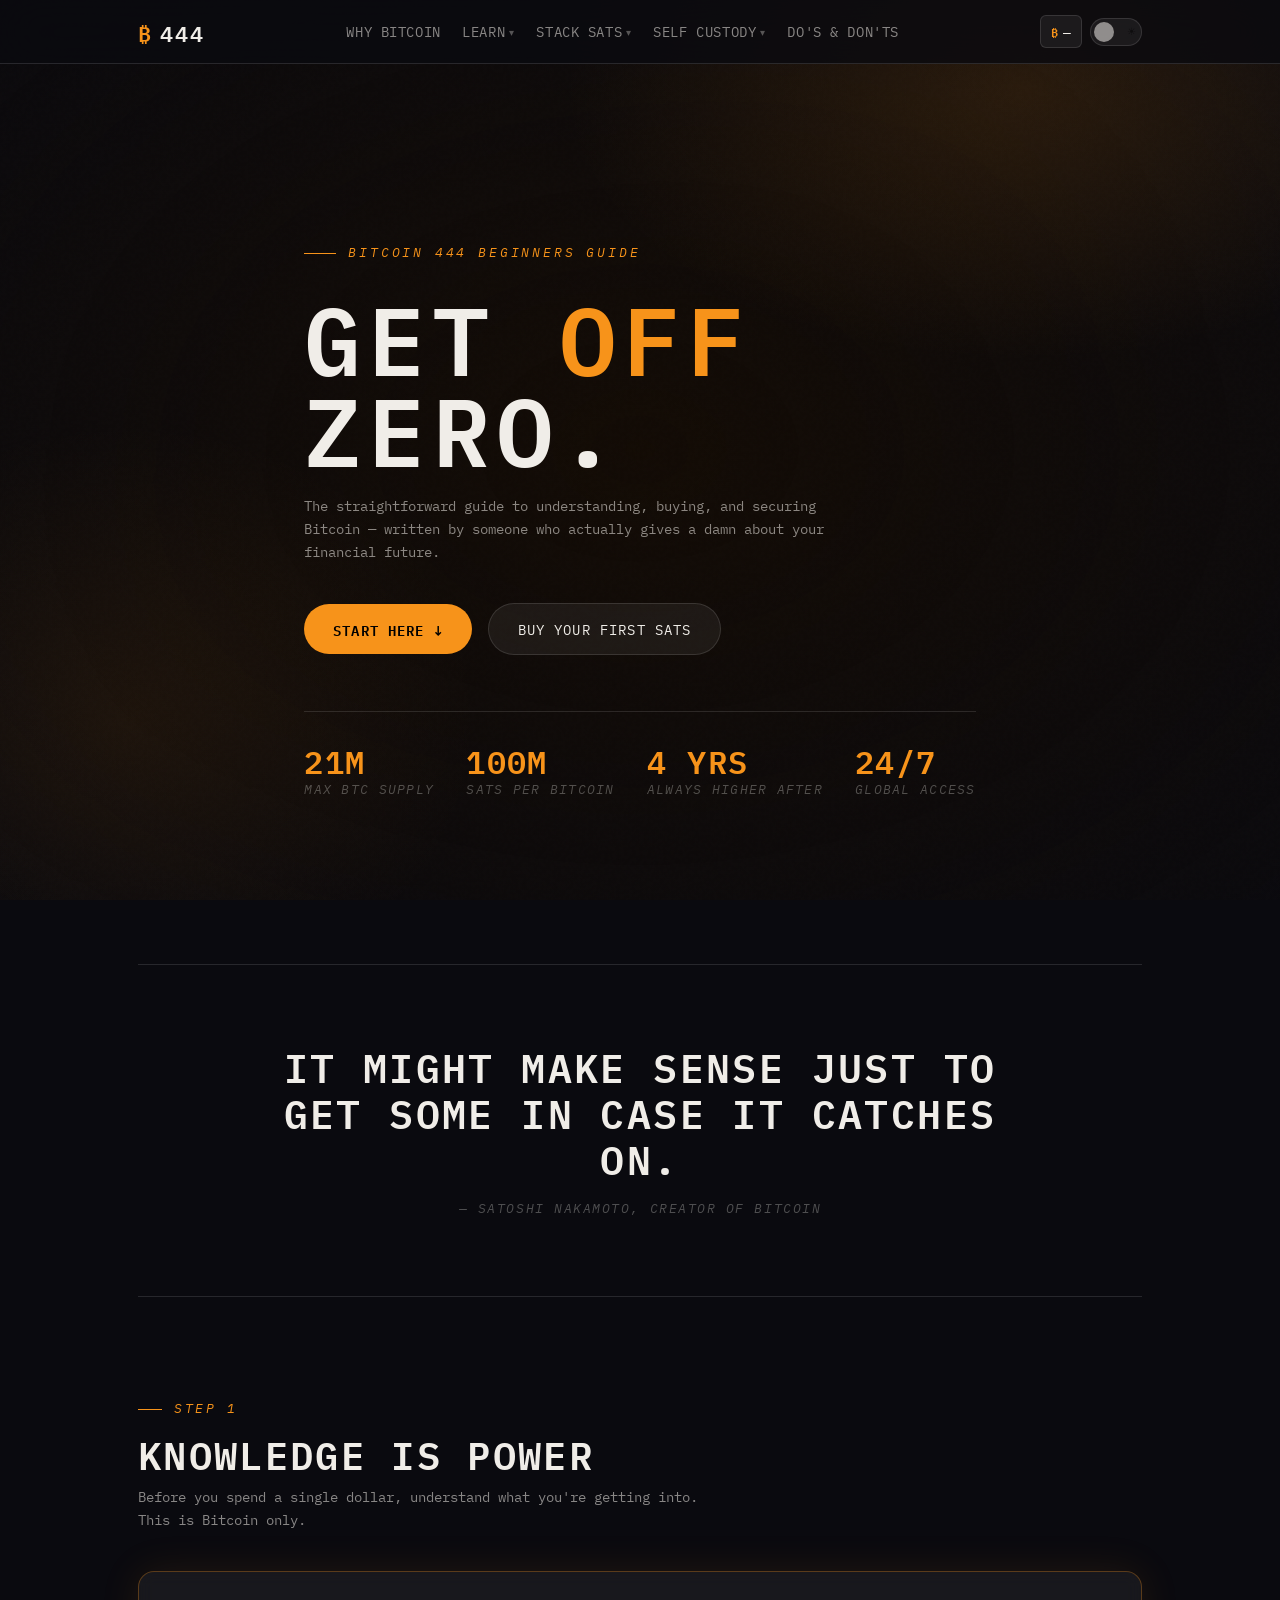
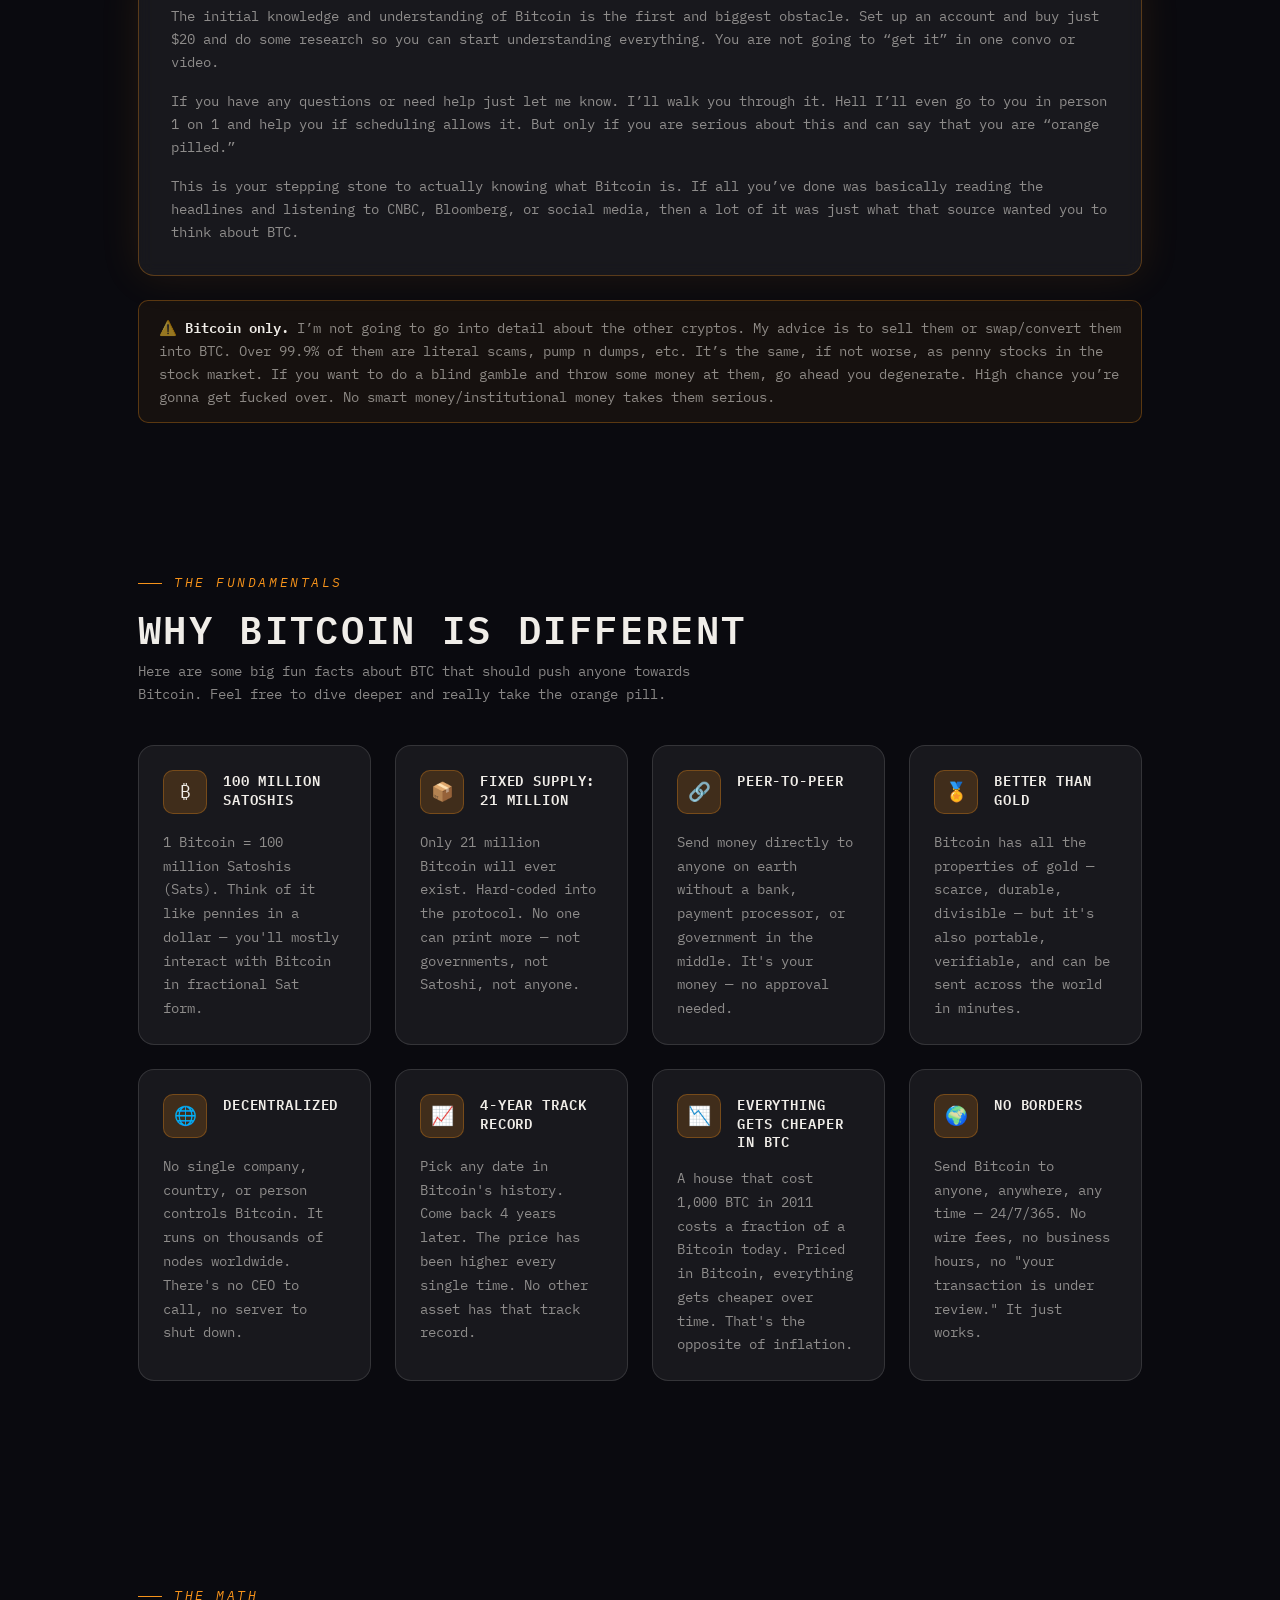
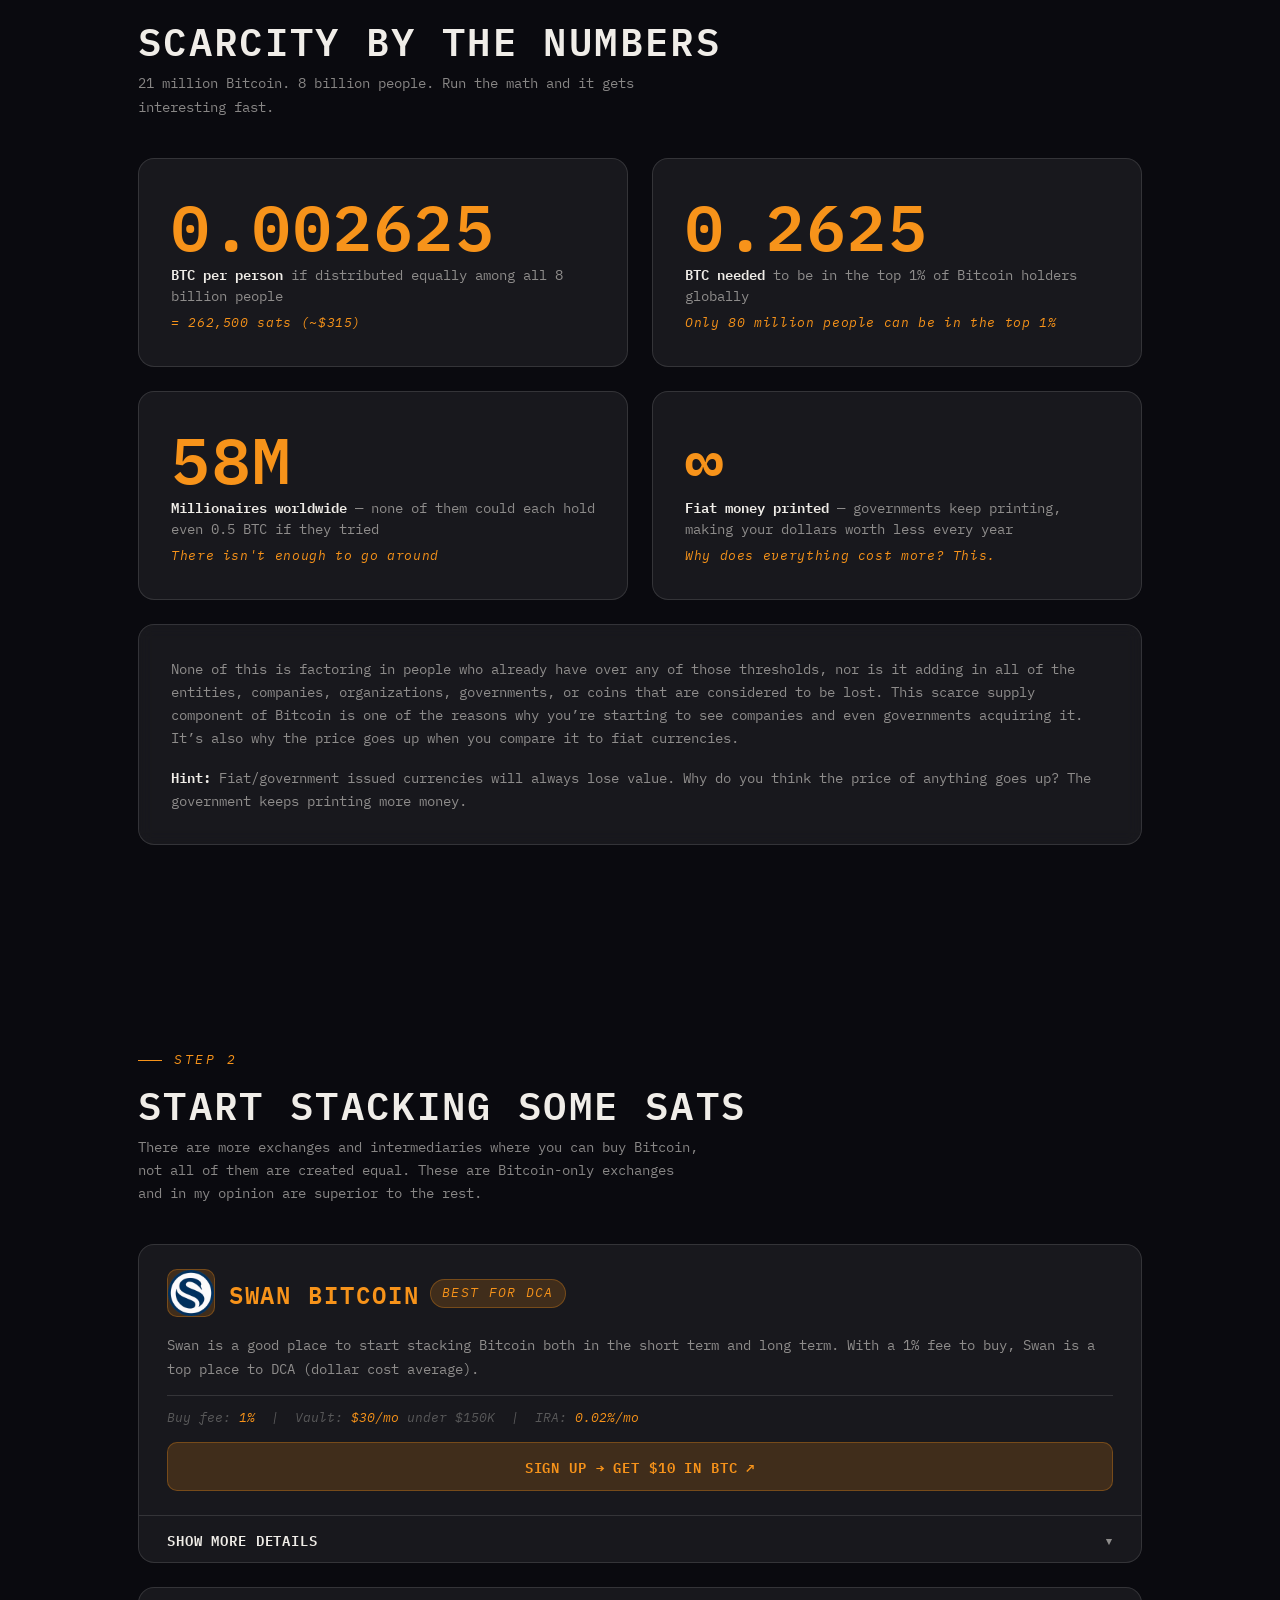
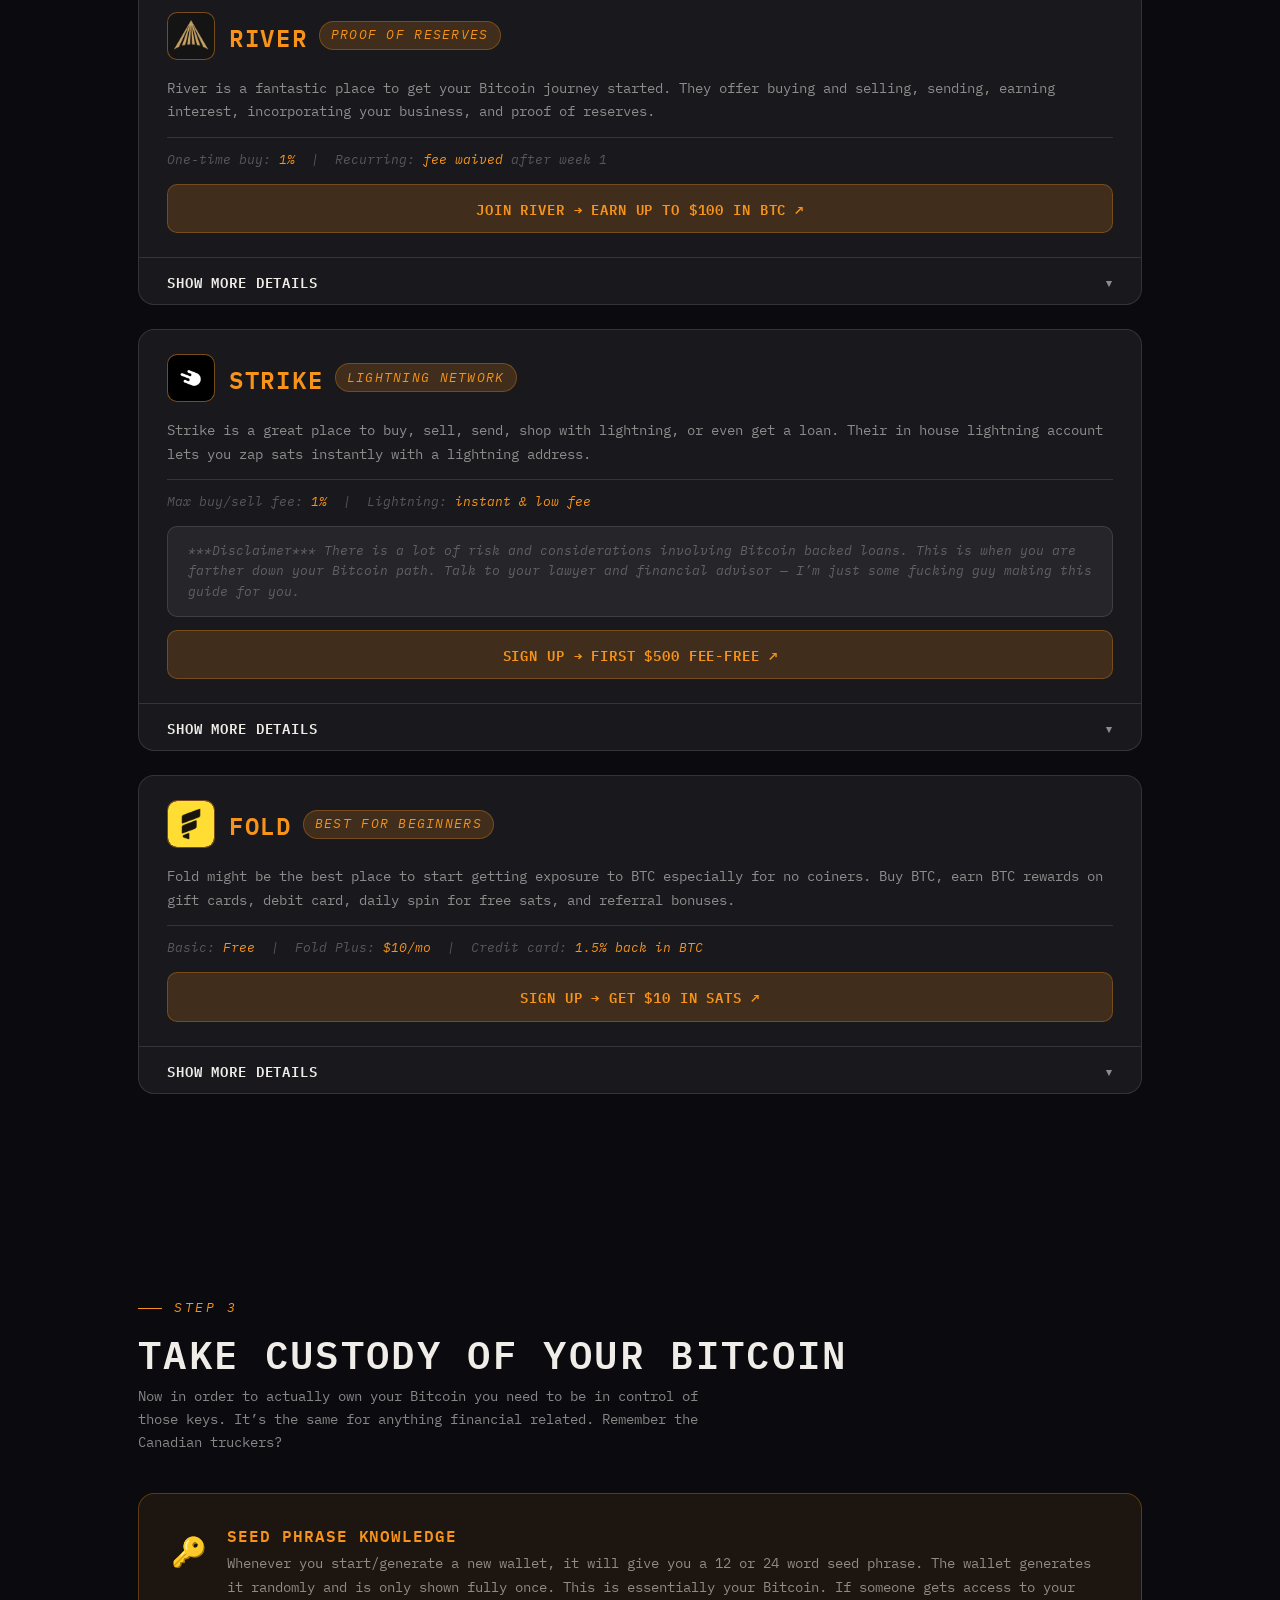
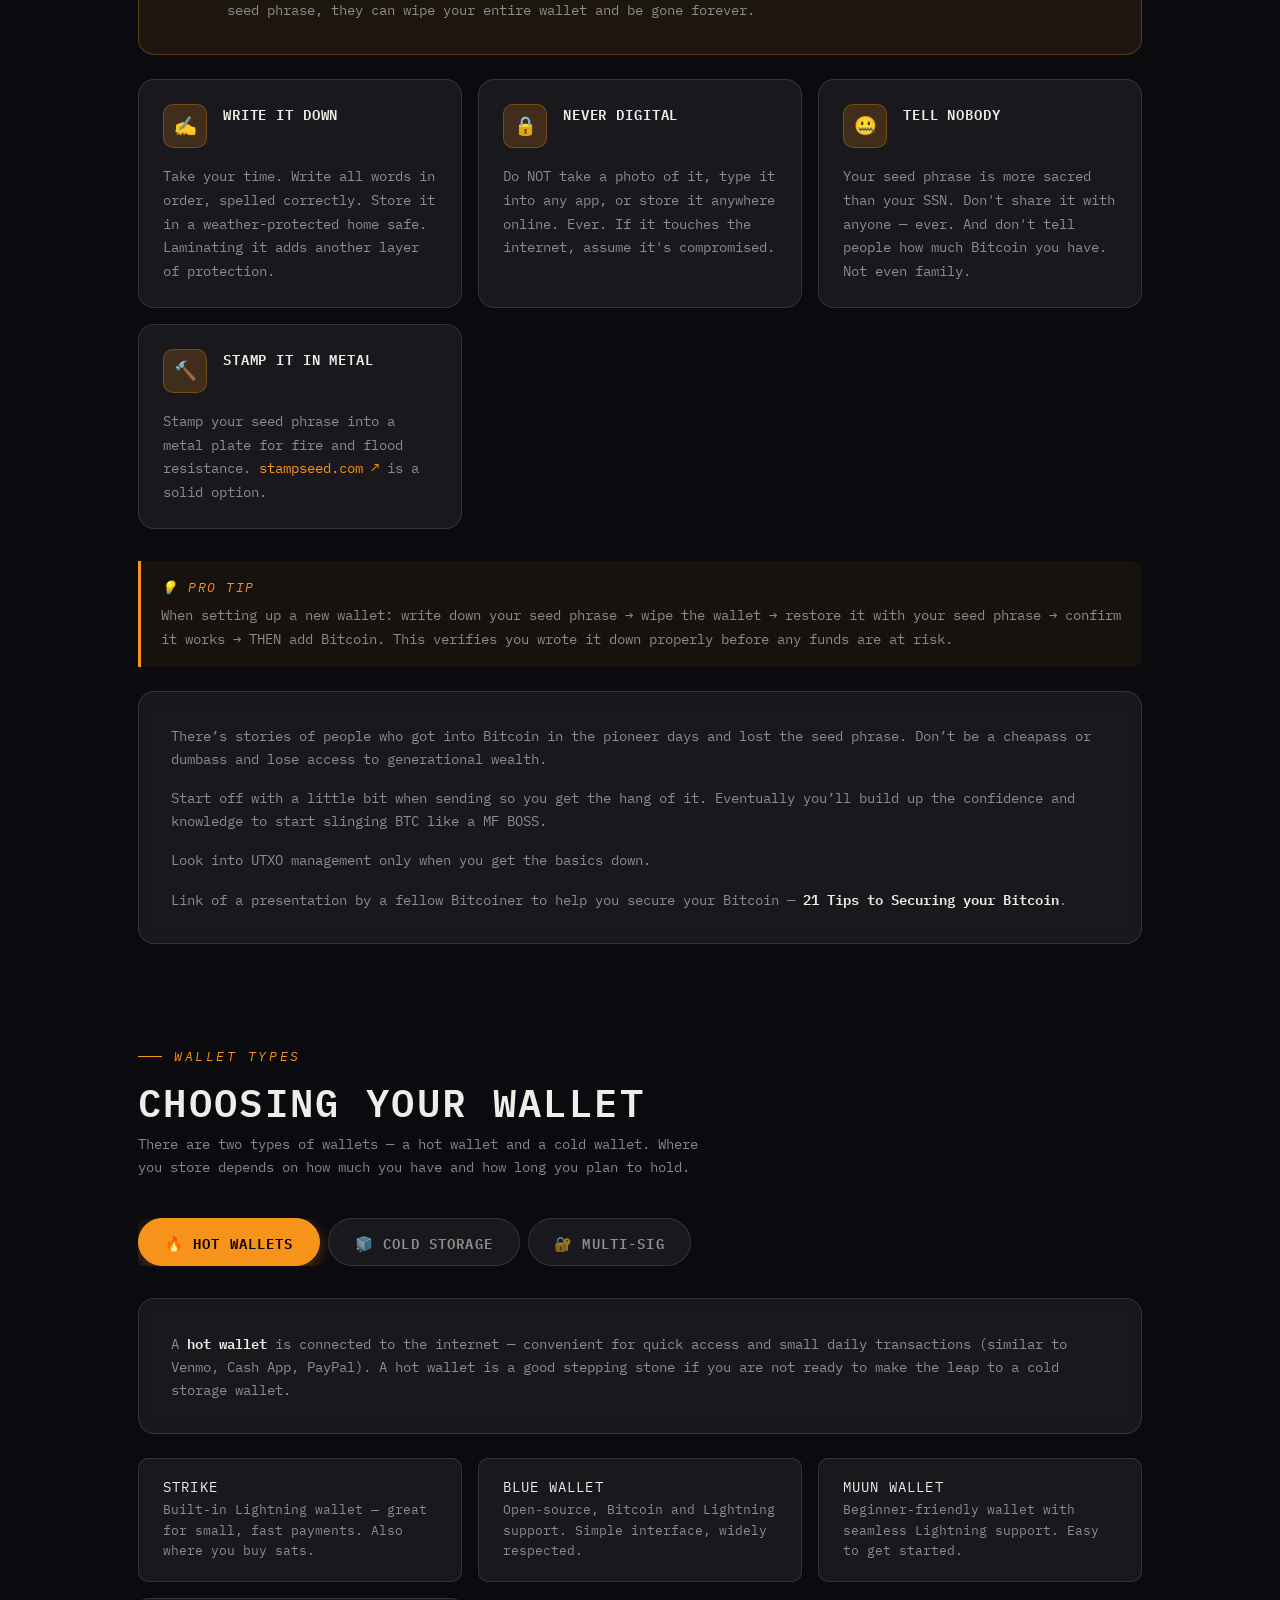
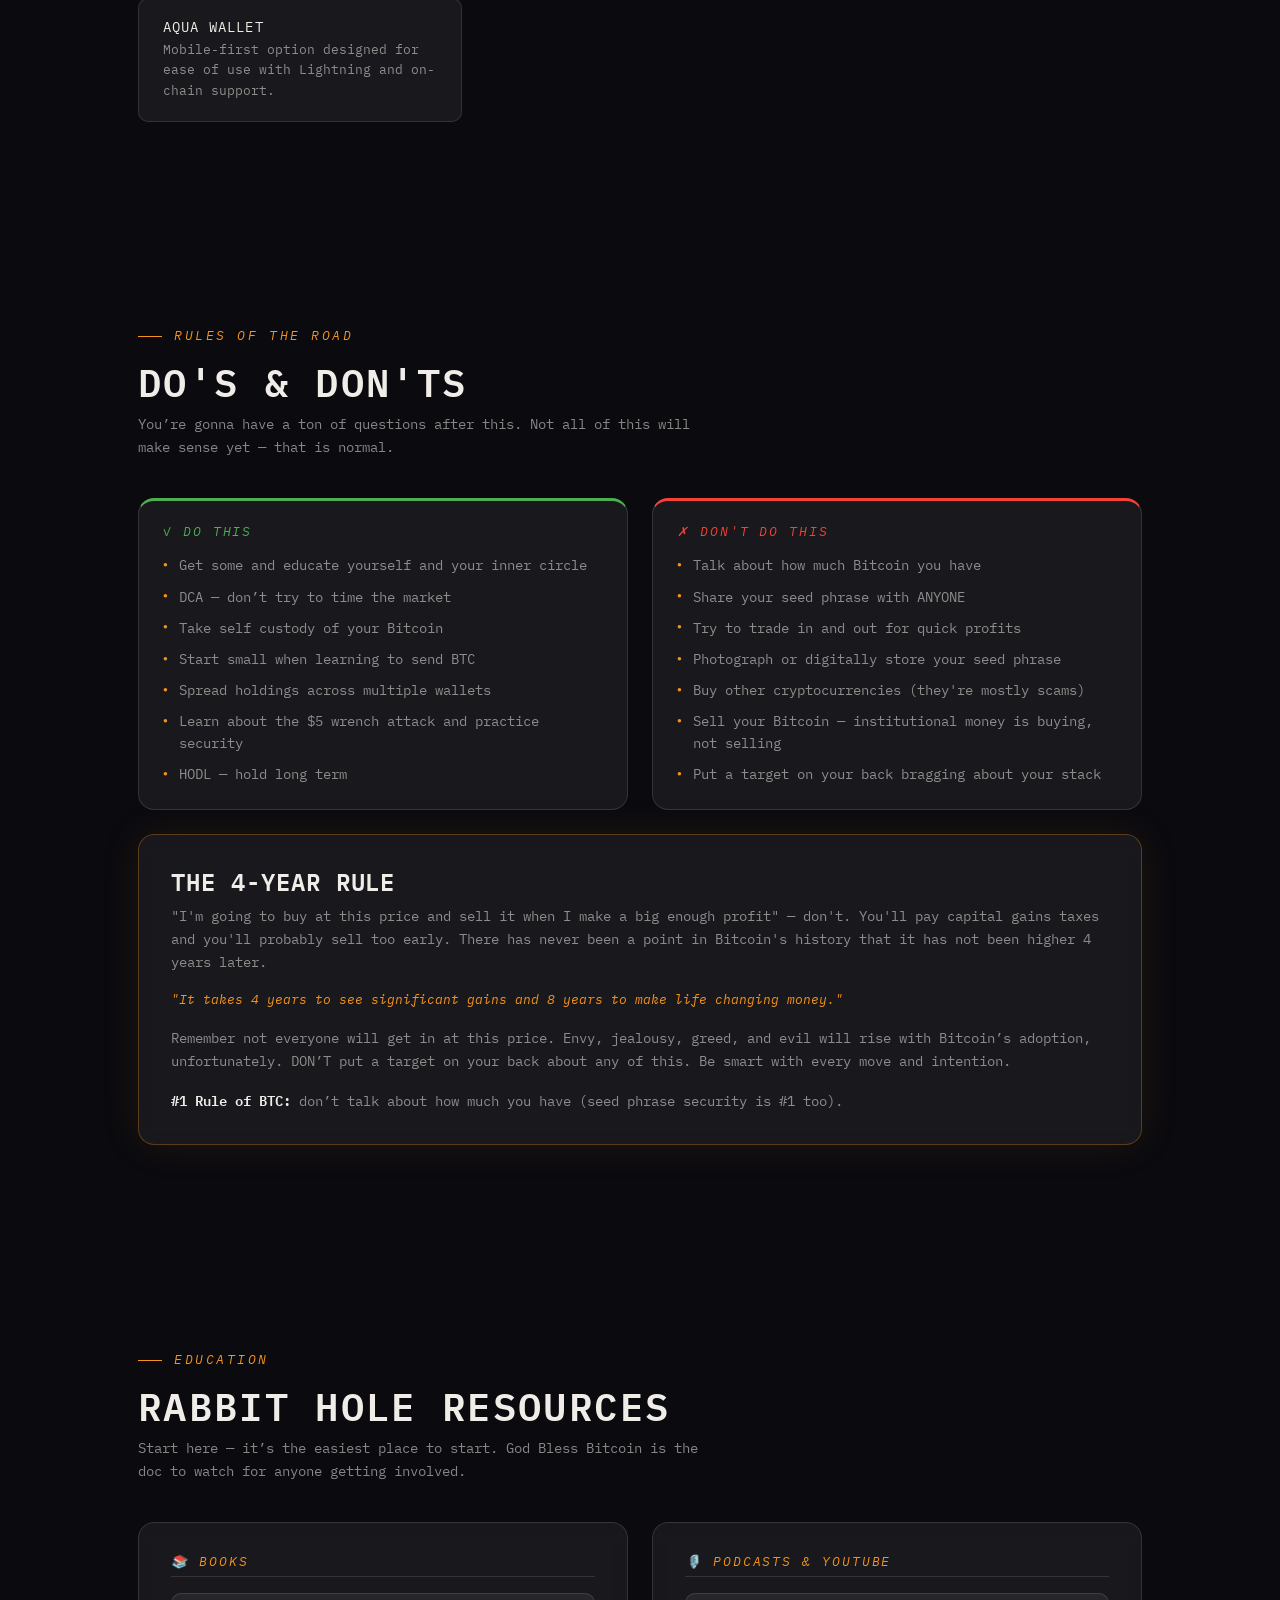
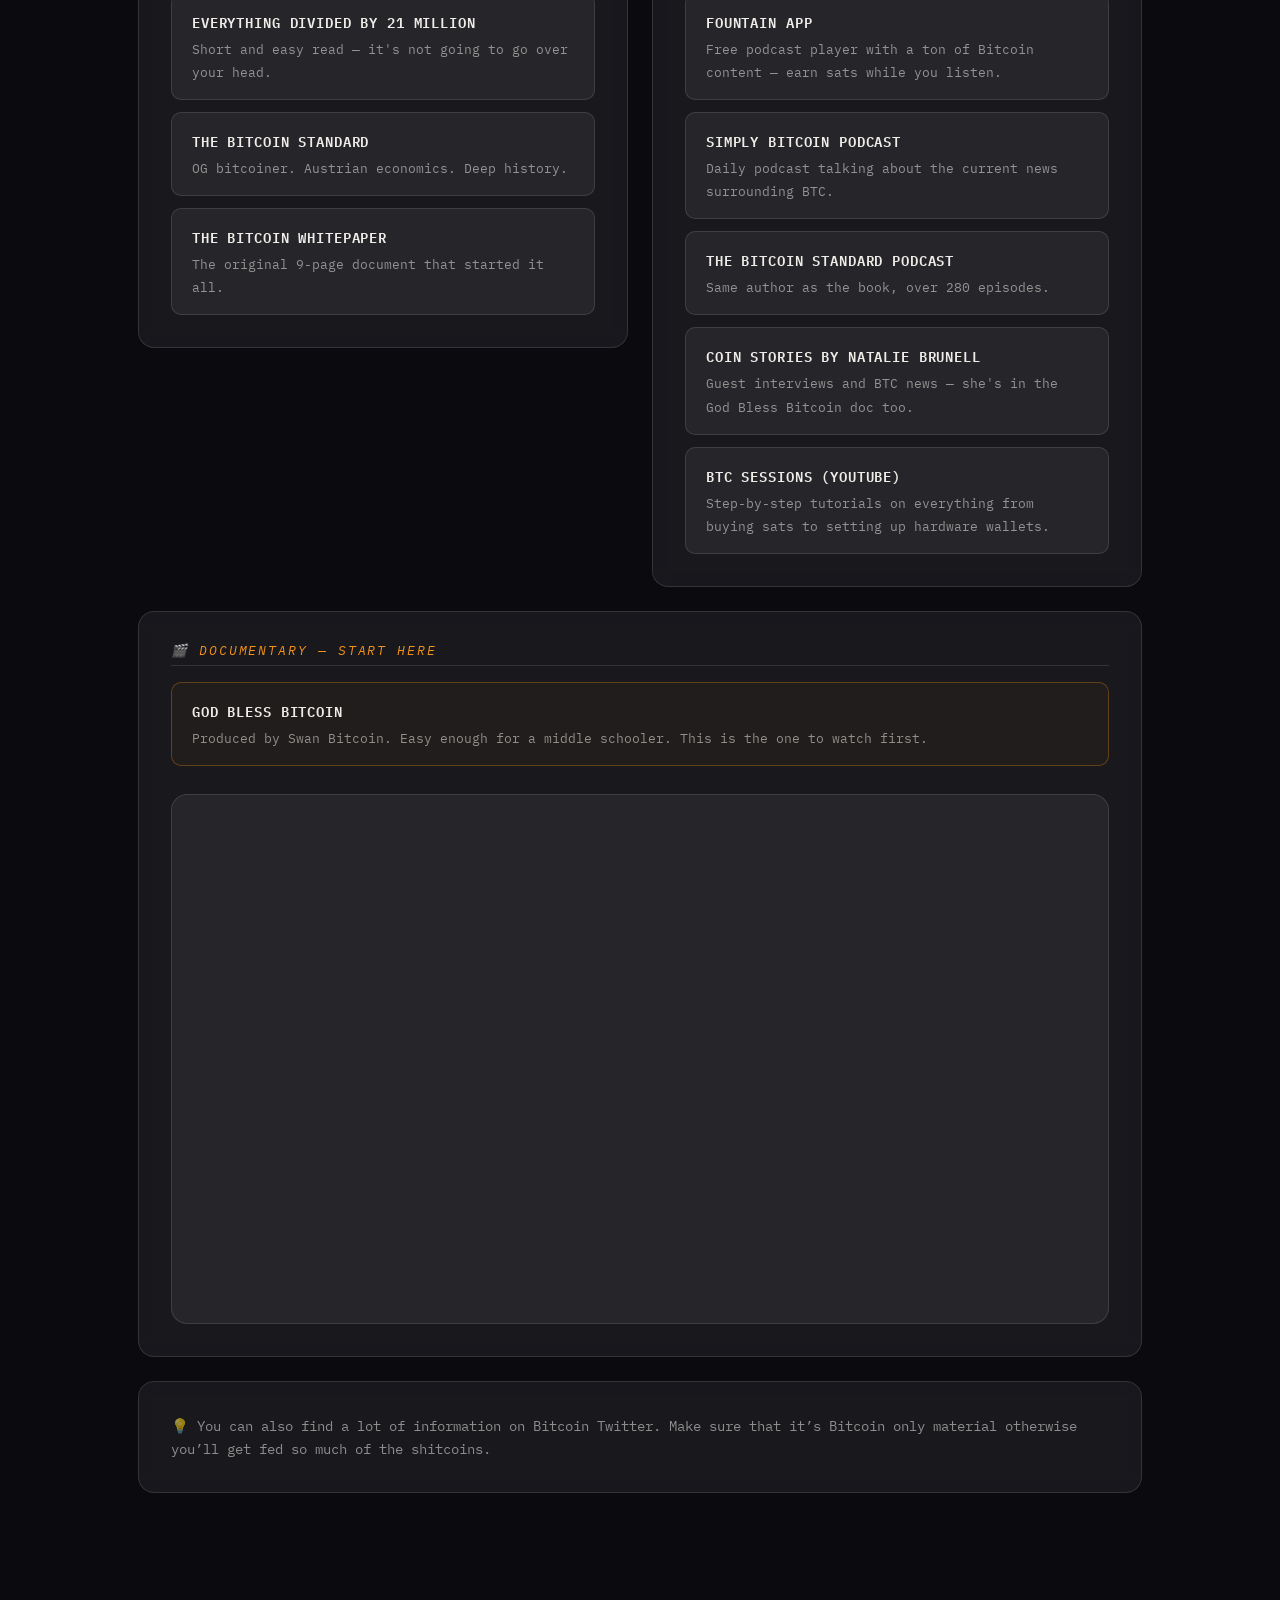
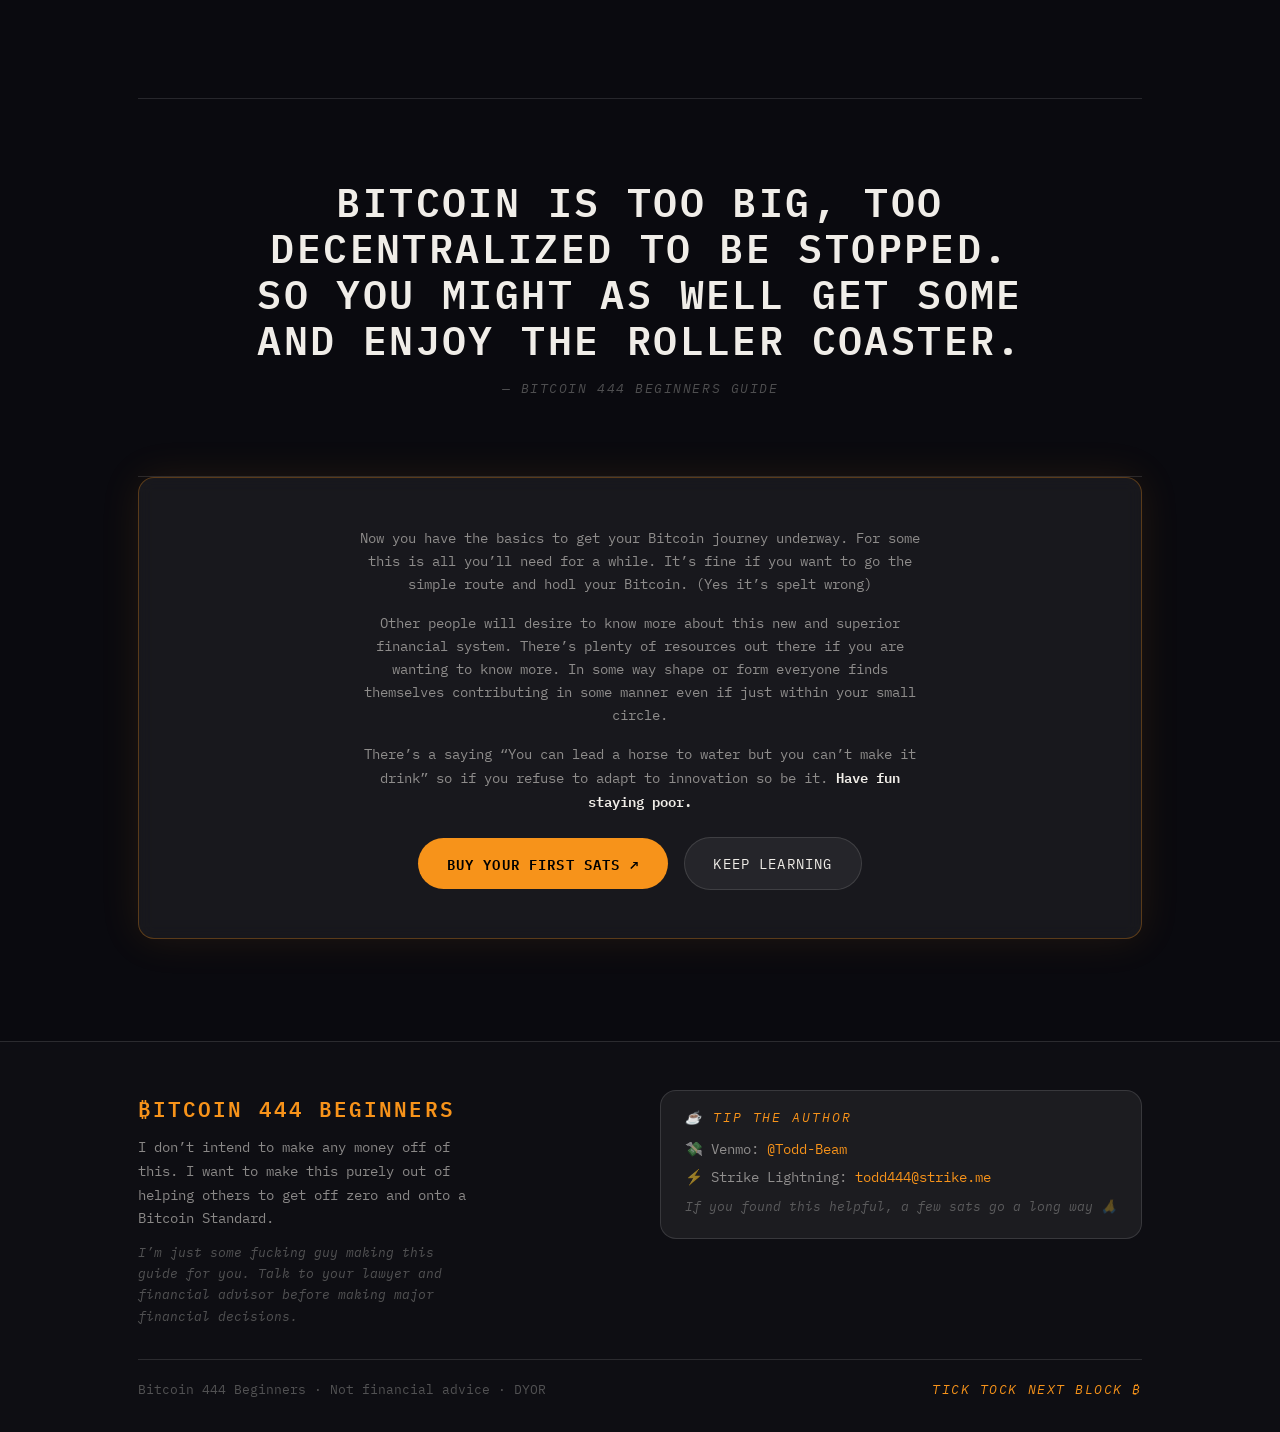
<file: index.html>
<!DOCTYPE html>
<html lang="en">
<head>
  <meta charset="UTF-8" />
  <meta name="viewport" content="width=device-width, initial-scale=1.0" />
  <title>Bitcoin 444 Beginners</title>
  <meta name="description" content="Bitcoin 444 — a straightforward beginner's guide to understanding, buying, and securing Bitcoin. Bitcoin only. Mobile-first." />


  <!-- Styles -->
  <link rel="stylesheet" href="./css/variables.css?v=2" />
  <link rel="stylesheet" href="./css/base.css?v=2" />
  <link rel="stylesheet" href="./css/layout.css?v=2" />
  <link rel="stylesheet" href="./css/nav.css?v=2" />
  <link rel="stylesheet" href="./css/hero.css?v=2" />
  <link rel="stylesheet" href="./css/cards.css?v=2" />
  <link rel="stylesheet" href="./css/components.css?v=2" />
  <link rel="stylesheet" href="./css/sections.css?v=2" />
  <link rel="stylesheet" href="./css/footer.css?v=2" />
  <link rel="stylesheet" href="./css/animations.css?v=2" />
  <link rel="stylesheet" href="./css/responsive.css?v=2" />
</head>
<body>

  <!-- NAV -->
  <nav aria-label="Primary">
    <div class="nav-inner">
      <a href="#home" class="nav-logo" aria-label="Bitcoin 444 Home">₿<span class="logo-text">444</span></a>
      <ul class="nav-links" role="menubar">
        <li><a href="#why-bitcoin">Why Bitcoin</a></li>
        <li>
          <button class="nav-btn" aria-haspopup="true" aria-expanded="false">Learn <span class="chevron">▾</span></button>
          <div class="dropdown" role="menu">
            <a href="#facts">Key Facts</a>
            <a href="#scarcity">Scarcity Math</a>
            <a href="#resources">Books & Podcasts</a>
          </div>
        </li>
        <li>
          <button class="nav-btn" aria-haspopup="true" aria-expanded="false">Stack Sats <span class="chevron">▾</span></button>
          <div class="dropdown" role="menu">
            <a href="#exchanges">All Exchanges</a>
            <a href="#swan">Swan Bitcoin</a>
            <a href="#river">River</a>
            <a href="#strike">Strike</a>
            <a href="#fold">Fold</a>
          </div>
        </li>
        <li>
          <button class="nav-btn" aria-haspopup="true" aria-expanded="false">Self Custody <span class="chevron">▾</span></button>
          <div class="dropdown" role="menu">
            <a href="#seed-phrase">Seed Phrase</a>
            <a href="#wallets">Hot Wallets</a>
            <a href="#wallets">Cold Storage</a>
            <a href="#wallets">Multi-Sig</a>
          </div>
        </li>
        <li><a href="#dos-donts">Do's & Don'ts</a></li>
      </ul>
      <div class="nav-controls">
        <div class="btc-price" id="btcPrice" aria-label="Live Bitcoin price">
          <span class="btc-price-label">₿</span>
          <span class="btc-price-value" id="btcPriceValue">—</span>
        </div>
        <button class="theme-toggle" id="themeToggle" aria-label="Toggle light/dark mode" title="Toggle theme" role="switch" aria-checked="false">
          <span class="toggle-track">
            <span class="toggle-thumb"></span>
            <span class="toggle-icon-sun">☀</span>
            <span class="toggle-icon-moon">☾</span>
          </span>
        </button>
        <button class="hamburger" aria-label="Menu" aria-expanded="false" aria-controls="mobileMenu">
          <span></span><span></span><span></span>
        </button>
      </div>
    </div>
  </nav>

  <!-- MOBILE MENU -->
  <div class="mobile-menu" id="mobileMenu" role="navigation">
    <a href="#why-bitcoin" onclick="closeMenu()">Why Bitcoin</a>
    <details>
      <summary>Learn</summary>
      <a href="#facts" onclick="closeMenu()">Key Facts</a>
      <a href="#scarcity" onclick="closeMenu()">Scarcity Math</a>
      <a href="#resources" onclick="closeMenu()">Books & Podcasts</a>
    </details>
    <details>
      <summary>Stack Sats</summary>
      <a href="#exchanges" onclick="closeMenu()">All Exchanges</a>
      <a href="#exchanges" onclick="closeMenu()">Swan Bitcoin</a>
      <a href="#exchanges" onclick="closeMenu()">River</a>
      <a href="#exchanges" onclick="closeMenu()">Strike</a>
      <a href="#exchanges" onclick="closeMenu()">Fold</a>
    </details>
    <details>
      <summary>Self Custody</summary>
      <a href="#seed-phrase" onclick="closeMenu()">Seed Phrase</a>
      <a href="#wallets" onclick="closeMenu()">Hot Wallets</a>
      <a href="#wallets" onclick="closeMenu()">Cold Storage</a>
      <a href="#wallets" onclick="closeMenu()">Multi-Sig</a>
    </details>
    <a href="#dos-donts" onclick="closeMenu()">Do's & Don'ts</a>
  </div>

  <main class="page-offset" id="home">

    <!-- HERO -->
    <section class="hero" aria-labelledby="hero-title">
      <div class="container">
        <div class="hero-content">
          <div class="hero-eyebrow">Bitcoin 444 Beginners Guide</div>
          <h1 id="hero-title">GET <span class="accent">OFF</span><br />ZERO.</h1>
          <p class="hero-sub">The straightforward guide to understanding, buying, and securing Bitcoin — written by someone who actually gives a damn about your financial future.</p>
          <div class="btn-group">
            <a href="#why-bitcoin" class="btn-primary">Start Here ↓</a>
            <a href="#exchanges" class="btn-ghost">Buy Your First Sats</a>
          </div>
          <div class="hero-stats">
            <div class="hero-stat">
              <div class="num">21M</div>
              <div class="label">Max BTC Supply</div>
            </div>
            <div class="hero-stat">
              <div class="num">100M</div>
              <div class="label">Sats per Bitcoin</div>
            </div>
            <div class="hero-stat">
              <div class="num">4 YRS</div>
              <div class="label">Always Higher After</div>
            </div>
            <div class="hero-stat">
              <div class="num">24/7</div>
              <div class="label">Global Access</div>
            </div>
          </div>
        </div>
      </div>
    </section>

    <!-- QUOTE -->
    <div class="container">
      <div class="big-quote">
        <p>It might make sense just to get some in case it catches on.</p>
        <cite>— SATOSHI NAKAMOTO, CREATOR OF BITCOIN</cite>
      </div>
    </div>

    <!-- STEP 1: WHY BITCOIN -->
    <section id="why-bitcoin" data-tab="knowledge">
      <div class="container">
        <div class="section-label">Step 1</div>
        <h2>Knowledge is Power</h2>
        <p class="section-intro">Before you spend a single dollar, understand what you're getting into. This is Bitcoin only.</p>

        <div class="glass-card orange-glow mb-lg reveal">
          <p>
            The initial knowledge and understanding of Bitcoin is the first and biggest obstacle. Set up an account and buy just $20 and do some research so you can start understanding everything. You are not going to “get it” in one convo or video.
          </p>
          <p class="mt-md">
            If you have any questions or need help just let me know. I’ll walk you through it. Hell I’ll even go to you in person 1 on 1 and help you if scheduling allows it. But only if you are serious about this and can say that you are “orange pilled.”
          </p>
          <p class="mt-md">
            This is your stepping stone to actually knowing what Bitcoin is. If all you’ve done was basically reading the headlines and listening to CNBC, Bloomberg, or social media, then a lot of it was just what that source wanted you to think about BTC.
          </p>
        </div>

        <div class="warning-banner mb-2xl reveal">
          ⚠️ <strong>Bitcoin only.</strong> I’m not going to go into detail about the other cryptos. My advice is to sell them or swap/convert them into BTC. Over 99.9% of them are literal scams, pump n dumps, etc. It’s the same, if not worse, as penny stocks in the stock market. If you want to do a blind gamble and throw some money at them, go ahead you degenerate. High chance you’re gonna get fucked over. No smart money/institutional money takes them serious.
        </div>
      </div>
    </section>

    <!-- KEY FACTS -->
    <section id="facts" class="section-tight" data-tab="knowledge">
      <div class="container">
        <div class="section-label">The Fundamentals</div>
        <h2>Why Bitcoin is Different</h2>
        <p class="section-intro">Here are some big fun facts about BTC that should push anyone towards Bitcoin. Feel free to dive deeper and really take the orange pill.</p>

        <div class="facts-grid reveal-group">
          <div class="fact-card reveal">
            <div class="fact-card-top">
              <div class="fact-icon">₿</div>
              <div class="fact-text">
                <strong>100 Million Satoshis</strong>
              </div>
            </div>
            <p class="fact-body">1 Bitcoin = 100 million Satoshis (Sats). Think of it like pennies in a dollar — you'll mostly interact with Bitcoin in fractional Sat form.</p>
          </div>
          <div class="fact-card reveal">
            <div class="fact-card-top">
              <div class="fact-icon">📦</div>
              <div class="fact-text">
                <strong>Fixed Supply: 21 Million</strong>
              </div>
            </div>
            <p class="fact-body">Only 21 million Bitcoin will ever exist. Hard-coded into the protocol. No one can print more — not governments, not Satoshi, not anyone.</p>
          </div>
          <div class="fact-card reveal">
            <div class="fact-card-top">
              <div class="fact-icon">🔗</div>
              <div class="fact-text">
                <strong>Peer-to-Peer</strong>
              </div>
            </div>
            <p class="fact-body">Send money directly to anyone on earth without a bank, payment processor, or government in the middle. It's your money — no approval needed.</p>
          </div>
          <div class="fact-card reveal">
            <div class="fact-card-top">
              <div class="fact-icon">🏅</div>
              <div class="fact-text">
                <strong>Better Than Gold</strong>
              </div>
            </div>
            <p class="fact-body">Bitcoin has all the properties of gold — scarce, durable, divisible — but it's also portable, verifiable, and can be sent across the world in minutes.</p>
          </div>
          <div class="fact-card reveal">
            <div class="fact-card-top">
              <div class="fact-icon">🌐</div>
              <div class="fact-text">
                <strong>Decentralized</strong>
              </div>
            </div>
            <p class="fact-body">No single company, country, or person controls Bitcoin. It runs on thousands of nodes worldwide. There's no CEO to call, no server to shut down.</p>
          </div>
          <div class="fact-card reveal">
            <div class="fact-card-top">
              <div class="fact-icon">📈</div>
              <div class="fact-text">
                <strong>4-Year Track Record</strong>
              </div>
            </div>
            <p class="fact-body">Pick any date in Bitcoin's history. Come back 4 years later. The price has been higher every single time. No other asset has that track record.</p>
          </div>
          <div class="fact-card reveal">
            <div class="fact-card-top">
              <div class="fact-icon">📉</div>
              <div class="fact-text">
                <strong>Everything Gets Cheaper in BTC</strong>
              </div>
            </div>
            <p class="fact-body">A house that cost 1,000 BTC in 2011 costs a fraction of a Bitcoin today. Priced in Bitcoin, everything gets cheaper over time. That's the opposite of inflation.</p>
          </div>
          <div class="fact-card reveal">
            <div class="fact-card-top">
              <div class="fact-icon">🌍</div>
              <div class="fact-text">
                <strong>No Borders</strong>
              </div>
            </div>
            <p class="fact-body">Send Bitcoin to anyone, anywhere, any time — 24/7/365. No wire fees, no business hours, no "your transaction is under review." It just works.</p>
          </div>
        </div>
      </div>
    </section>

    <!-- SCARCITY -->
    <section id="scarcity" data-tab="knowledge">
      <div class="container">
        <div class="section-label">The Math</div>
        <h2>Scarcity by the Numbers</h2>
        <p class="section-intro">21 million Bitcoin. 8 billion people. Run the math and it gets interesting fast.</p>

        <div class="scarcity-grid reveal-group">
          <div class="scarcity-card reveal">
            <div class="scarcity-num">0.002625</div>
            <div class="scarcity-label"><strong>BTC per person</strong> if distributed equally among all 8 billion people</div>
            <div class="scarcity-sub">= 262,500 sats (~$315)</div>
          </div>
          <div class="scarcity-card reveal">
            <div class="scarcity-num">0.2625</div>
            <div class="scarcity-label"><strong>BTC needed</strong> to be in the top 1% of Bitcoin holders globally</div>
            <div class="scarcity-sub">Only 80 million people can be in the top 1%</div>
          </div>
          <div class="scarcity-card reveal">
            <div class="scarcity-num">58M</div>
            <div class="scarcity-label"><strong>Millionaires worldwide</strong> — none of them could each hold even 0.5 BTC if they tried</div>
            <div class="scarcity-sub">There isn't enough to go around</div>
          </div>
          <div class="scarcity-card reveal">
            <div class="scarcity-num">∞</div>
            <div class="scarcity-label"><strong>Fiat money printed</strong> — governments keep printing, making your dollars worth less every year</div>
            <div class="scarcity-sub">Why does everything cost more? This.</div>
          </div>
        </div>

        <div class="glass-card mt-lg reveal">
          <p>None of this is factoring in people who already have over any of those thresholds, nor is it adding in all of the entities, companies, organizations, governments, or coins that are considered to be lost. This scarce supply component of Bitcoin is one of the reasons why you’re starting to see companies and even governments acquiring it. It’s also why the price goes up when you compare it to fiat currencies.</p>
          <p class="mt-md"><strong>Hint:</strong> Fiat/government issued currencies will always lose value. Why do you think the price of anything goes up? The government keeps printing more money.</p>
        </div>
      </div>
    </section>

    <!-- STEP 2: EXCHANGES -->
    <section id="exchanges" data-tab="stack">
      <div class="container">
        <div class="section-label">Step 2</div>
        <h2>Start Stacking Some Sats</h2>
        <p class="section-intro">There are more exchanges and intermediaries where you can buy Bitcoin, not all of them are created equal. These are Bitcoin-only exchanges and in my opinion are superior to the rest.</p>

        <div class="exchanges-grid">
          <!-- Swan -->
          <div class="exchange-card reveal" id="swan">
            <div class="exchange-card-header">
              <div class="exchange-card-logo">
                <div class="exchange-logo-icon">
                  <img src="assets/images/swan.jpg" alt="Swan Bitcoin logo" class="exchange-logo-img" />
                </div>
                <div>
                  <div class="exchange-name">Swan Bitcoin</div>
                  <span class="exchange-tag">Best for DCA</span>
                </div>
              </div>
            </div>
            <div class="exchange-card-body">
              <p class="exchange-desc">Swan is a good place to start stacking Bitcoin both in the short term and long term. With a 1% fee to buy, Swan is a top place to DCA (dollar cost average).</p>
              <div class="exchange-fee">Buy fee: <span>1%</span> &nbsp;|&nbsp; Vault: <span>$30/mo</span> under $150K &nbsp;|&nbsp; IRA: <span>0.02%/mo</span></div>
              <a href="https://www.swanbitcoin.com/toddbeam" target="_blank" rel="noopener" class="exchange-link">Sign up → Get $10 in BTC ↗</a>
            </div>
            <button class="exchange-toggle" type="button">
              <span class="toggle-label">Show more details</span>
              <span class="toggle-icon">▾</span>
            </button>
            <div class="exchange-details">
              <p><strong>Swan Vault</strong> is their multisig and inheritance planning solution — best for those with $50K+ in BTC. It's a 2-of-3 multisig: you hold 2 keys, Swan holds 1 as a backup. Slightly more secure than a traditional hardware wallet and includes inheritance planning.</p>
              <p><strong>Vault fees:</strong> Up to $150K in BTC — $30/month. Above $150K — 0.02%/month.</p>
              <p><strong>Swan Bitcoin IRA:</strong> Transfer or rollover an eligible Roth or traditional IRA and hold Bitcoin instead of the traditional index fund options. Partnered with Equity Trust, which holds over $52 billion in assets under custody. IRA fees: 0.02%/month with a $20 minimum + 1% buy/sell transaction fee.</p>
              <p>Swan posts valuable info and tips on social media, produced the God Bless Bitcoin documentary, and actively encourages self custody. They're one of the most Bitcoiner-aligned exchanges out there.</p>
            </div>
          </div>

          <!-- River -->
          <div class="exchange-card reveal" id="river">
            <div class="exchange-card-header">
              <div class="exchange-card-logo">
                <div class="exchange-logo-icon">
                  <img src="assets/images/river.jpg" alt="River logo" class="exchange-logo-img" />
                </div>
                <div>
                  <div class="exchange-name">River</div>
                  <span class="exchange-tag">Proof of Reserves</span>
                </div>
              </div>
            </div>
            <div class="exchange-card-body">
              <p class="exchange-desc">River is a fantastic place to get your Bitcoin journey started. They offer buying and selling, sending, earning interest, incorporating your business, and proof of reserves.</p>
              <div class="exchange-fee">One-time buy: <span>1%</span> &nbsp;|&nbsp; Recurring: <span>fee waived</span> after week 1</div>
              <a href="https://river.com/signup?r=5A6X6EPURI" target="_blank" rel="noopener" class="exchange-link">Join River → Earn up to $100 in BTC ↗</a>
            </div>
            <button class="exchange-toggle" type="button">
              <span class="toggle-label">Show more details</span>
              <span class="toggle-icon">▾</span>
            </button>
            <div class="exchange-details">
              <p>With recurring buys, that 1% fee is waived after the first week. River allows you to send your Bitcoin to a different address — you should get used to doing this regularly.</p>
              <p>If you deposit cash you can earn interest paid directly in BTC (currently 3.3%) — no need to convert later.</p>
              <p>You can also add your business to River with ease, giving your company access to all the same options as the personal side. Wouldn't you like to strengthen the value of your company with the power of Bitcoin?</p>
              <p>River updates their proof of reserves every month to show they hold more Bitcoin as assets than liabilities. Your traditional bank only holds a fraction of their reserves at any time — if too many people try to withdraw at once, they can't cover it. River can.</p>
            </div>
          </div>

          <!-- Strike -->
          <div class="exchange-card reveal" id="strike">
            <div class="exchange-card-header">
              <div class="exchange-card-logo">
                <div class="exchange-logo-icon">
                  <img src="assets/images/strike.jpg" alt="Strike logo" class="exchange-logo-img" />
                </div>
                <div>
                  <div class="exchange-name">Strike</div>
                  <span class="exchange-tag">Lightning Network</span>
                </div>
              </div>
            </div>
            <div class="exchange-card-body">
              <p class="exchange-desc">Strike is a great place to buy, sell, send, shop with lightning, or even get a loan. Their in house lightning account lets you zap sats instantly with a lightning address.</p>
              <div class="exchange-fee">Max buy/sell fee: <span>1%</span> &nbsp;|&nbsp; Lightning: <span>instant & low fee</span></div>
              <p class="disclaimer">***Disclaimer*** There is a lot of risk and considerations involving Bitcoin backed loans. This is when you are farther down your Bitcoin path. Talk to your lawyer and financial advisor — I’m just some fucking guy making this guide for you.</p>
              <a href="https://invite.strike.me/O3SWAM" target="_blank" rel="noopener" class="exchange-link">Sign up → First $500 fee-free ↗</a>
            </div>
            <button class="exchange-toggle" type="button">
              <span class="toggle-label">Show more details</span>
              <span class="toggle-icon">▾</span>
            </button>
            <div class="exchange-details">
              <p><strong>Lightning Network (Layer 2):</strong> Strike's in-house lightning account lets you zap sats instantly to anyone with a lightning address. Think of Lightning as quick everyday purchases — like buying a coffee. The mainchain (Layer 1 / Base Layer) is for larger, longer-term transfers. Start with a few sats to get the feel of better money.</p>
              <p><strong>Gift cards:</strong> Shop with lightning right from the Strike app — buy digital and physical gift cards across dozens of categories.</p>
              <p><strong>Bitcoin-backed loan:</strong> 12-month loan starting at $10,000 with 50% LTV and 9–12.5% rates. Wouldn't it be nice to get cash without selling your Bitcoin? That said — there's a lot of risk involved. This is for when you're further down your Bitcoin path. Talk to your lawyer and financial advisor. I'm just some fucking guy making this guide for you.</p>
            </div>
          </div>

          <!-- Fold -->
          <div class="exchange-card reveal" id="fold">
            <div class="exchange-card-header">
              <div class="exchange-card-logo">
                <div class="exchange-logo-icon">
                  <img src="assets/images/fold.jpg" alt="Fold logo" class="exchange-logo-img" />
                </div>
                <div>
                  <div class="exchange-name">Fold</div>
                  <span class="exchange-tag">Best for Beginners</span>
                </div>
              </div>
            </div>
            <div class="exchange-card-body">
              <p class="exchange-desc">Fold might be the best place to start getting exposure to BTC especially for no coiners. Buy BTC, earn BTC rewards on gift cards, debit card, daily spin for free sats, and referral bonuses.</p>
              <div class="exchange-fee">Basic: <span>Free</span> &nbsp;|&nbsp; Fold Plus: <span>$10/mo</span> &nbsp;|&nbsp; Credit card: <span>1.5% back in BTC</span></div>
              <a href="https://use.foldapp.com/r/9PKFNEJK" target="_blank" rel="noopener" class="exchange-link">Sign up → Get $10 in Sats ↗</a>
            </div>
            <button class="exchange-toggle" type="button">
              <span class="toggle-label">Show more details</span>
              <span class="toggle-icon">▾</span>
            </button>
            <div class="exchange-details">
              <p><strong>Fold Basic (free):</strong> debit card, gift cards, buying/sending BTC, daily spin, referral bonus.</p>
              <p><strong>Fold Plus ($10/mo or $100/yr):</strong> same debit card and features, but more percentage back and no BTC buy fees. When you sign up for the debit card, Fold typically gives you a 1–3 month free trial of Fold Plus.</p>
              <p>Their gift card section is a great way to stack sats and get your friends into Bitcoin. Let's face it — you're gonna spend the money on these things anyway. You might as well get some BTC back as a little bonus. All those little sats start to add up. The daily spin and referral bonus are the cherry on top.</p>
              <p><strong>Gift card categories:</strong></p>
              <div class="gift-tags">
                <span class="gift-tag">Amazon</span>
                <span class="gift-tag">Gas</span>
                <span class="gift-tag">Groceries</span>
                <span class="gift-tag">Bitcoin products</span>
                <span class="gift-tag">Auto</span>
                <span class="gift-tag">Beauty/Clothing</span>
                <span class="gift-tag">Dining</span>
                <span class="gift-tag">Electronics/Gaming</span>
                <span class="gift-tag">Entertainment</span>
                <span class="gift-tag">Home Improvement</span>
                <span class="gift-tag">Pets</span>
                <span class="gift-tag">Sports & Outdoors</span>
                <span class="gift-tag">Travel</span>
              </div>
            </div>
          </div>
        </div>
      </div>
    </section>

    <!-- STEP 3: SELF CUSTODY -->
    <section id="seed-phrase" data-tab="custody">
      <div class="container">
        <div class="section-label">Step 3</div>
        <h2>Take Custody of Your Bitcoin</h2>
        <p class="section-intro">Now in order to actually own your Bitcoin you need to be in control of those keys. It’s the same for anything financial related. Remember the Canadian truckers?</p>

        <div class="alert-box mb-lg reveal">
          <div class="alert-icon">🔑</div>
          <div>
            <h3>Seed Phrase Knowledge</h3>
            <p>Whenever you start/generate a new wallet, it will give you a 12 or 24 word seed phrase. The wallet generates it randomly and is only shown fully once. This is essentially your Bitcoin. If someone gets access to your seed phrase, they can wipe your entire wallet and be gone forever.</p>
          </div>
        </div>

        <div class="seed-facts-grid reveal-group">
          <div class="fact-card reveal">
            <div class="fact-card-top">
              <div class="fact-icon">✍️</div>
              <div class="fact-text">
                <strong>Write It Down</strong>
              </div>
            </div>
            <p class="fact-body">Take your time. Write all words in order, spelled correctly. Store it in a weather-protected home safe. Laminating it adds another layer of protection.</p>
          </div>
          <div class="fact-card reveal">
            <div class="fact-card-top">
              <div class="fact-icon">🔒</div>
              <div class="fact-text">
                <strong>Never Digital</strong>
              </div>
            </div>
            <p class="fact-body">Do NOT take a photo of it, type it into any app, or store it anywhere online. Ever. If it touches the internet, assume it's compromised.</p>
          </div>
          <div class="fact-card reveal">
            <div class="fact-card-top">
              <div class="fact-icon">🤐</div>
              <div class="fact-text">
                <strong>Tell Nobody</strong>
              </div>
            </div>
            <p class="fact-body">Your seed phrase is more sacred than your SSN. Don't share it with anyone — ever. And don't tell people how much Bitcoin you have. Not even family.</p>
          </div>
          <div class="fact-card reveal">
            <div class="fact-card-top">
              <div class="fact-icon">🔨</div>
              <div class="fact-text">
                <strong>Stamp It in Metal</strong>
              </div>
            </div>
            <p class="fact-body">Stamp your seed phrase into a metal plate for fire and flood resistance. <a class="orange" href="https://www.stampseed.com/" target="_blank" rel="noopener">stampseed.com ↗</a> is a solid option.</p>
          </div>
        </div>

        <div class="pro-tip reveal">
          <strong>💡 Pro Tip</strong>
          When setting up a new wallet: write down your seed phrase → wipe the wallet → restore it with your seed phrase → confirm it works → THEN add Bitcoin. This verifies you wrote it down properly before any funds are at risk.
        </div>

        <div class="glass-card mt-lg reveal">
          <p>There’s stories of people who got into Bitcoin in the pioneer days and lost the seed phrase. Don’t be a cheapass or dumbass and lose access to generational wealth.</p>
          <p class="mt-md">Start off with a little bit when sending so you get the hang of it. Eventually you’ll build up the confidence and knowledge to start slinging BTC like a MF BOSS.</p>
          <p class="mt-md">Look into UTXO management only when you get the basics down.</p>
          <p class="mt-md">Link of a presentation by a fellow Bitcoiner to help you secure your Bitcoin — <strong>21 Tips to Securing your Bitcoin</strong>.</p>
        </div>
      </div>
    </section>

    <!-- WALLETS -->
    <section id="wallets" class="section-tight" data-tab="custody">
      <div class="container">
        <div class="section-label">Wallet Types</div>
        <h2>Choosing Your Wallet</h2>
        <p class="section-intro">There are two types of wallets — a hot wallet and a cold wallet. Where you store depends on how much you have and how long you plan to hold.</p>

        <div class="wallet-tabs" role="tablist">
          <button class="wallet-tab active" data-tab="hot" role="tab" aria-selected="true">🔥 Hot Wallets</button>
          <button class="wallet-tab" data-tab="cold" role="tab" aria-selected="false">🧊 Cold Storage</button>
          <button class="wallet-tab" data-tab="multisig" role="tab" aria-selected="false">🔐 Multi-Sig</button>
        </div>

        <div class="wallet-panel active" id="tab-hot" role="tabpanel">
          <div class="glass-card mb-lg">
            <p>A <strong>hot wallet</strong> is connected to the internet — convenient for quick access and small daily transactions (similar to Venmo, Cash App, PayPal). A hot wallet is a good stepping stone if you are not ready to make the leap to a cold storage wallet.</p>
          </div>
          <div class="wallet-list">
            <div class="wallet-item">
              <h4>Strike</h4>
              <p>Built-in Lightning wallet — great for small, fast payments. Also where you buy sats.</p>
            </div>
            <div class="wallet-item">
              <h4>Blue Wallet</h4>
              <p>Open-source, Bitcoin and Lightning support. Simple interface, widely respected.</p>
            </div>
            <div class="wallet-item">
              <h4>Muun Wallet</h4>
              <p>Beginner-friendly wallet with seamless Lightning support. Easy to get started.</p>
            </div>
            <div class="wallet-item">
              <h4>Aqua Wallet</h4>
              <p>Mobile-first option designed for ease of use with Lightning and on-chain support.</p>
            </div>
          </div>
        </div>

        <div class="wallet-panel" id="tab-cold" role="tabpanel">
          <div class="glass-card mb-lg">
            <p>A <strong>cold storage wallet</strong> is completely offline — the modern day’s version of a gold vault. Since it’s not online it’s almost impossible for hackers to get into it. Not for everyday use — act like it’s your life savings.</p>
            <p class="mt-md orange"><strong>***Important***</strong> Always buy directly from the company directly, never from a reseller.</p>
          </div>
          <div class="wallet-list">
            <div class="wallet-item">
              <h4>Passport by Foundation</h4>
              <p>Bitcoin-only hardware wallet with optional onboarding support.</p>
              <a href="https://foundation.xyz/passport-core/" target="_blank" rel="noopener">foundation.xyz ↗</a>
            </div>
            <div class="wallet-item">
              <h4>Bitkey</h4>
              <p>A friendly intro wallet — easy enough for your kids.</p>
              <a href="https://bitkey.world/" target="_blank" rel="noopener">bitkey.world ↗</a>
            </div>
            <div class="wallet-item">
              <h4>Blockstream Jade Plus</h4>
              <p>Open-source, air-gapped option with QR signing capability.</p>
              <a href="https://blockstream.com/jade/" target="_blank" rel="noopener">blockstream.com ↗</a>
            </div>
            <div class="wallet-item">
              <h4>Coldcard MK4 / Q</h4>
              <p>Bitcoin-only, air-gapped, advanced security features.</p>
              <a href="https://coldcard.com/" target="_blank" rel="noopener">coldcard.com ↗</a>
            </div>
          </div>
          <div class="pro-tip mt-lg">
            <strong>💡 Spread Your Sats</strong>
            Try a few — personal preference matters. BTC Sessions on YouTube has great walkthroughs for each device.
          </div>
        </div>

        <div class="wallet-panel" id="tab-multisig" role="tabpanel">
          <div class="glass-card mb-lg">
            <p>A <strong>multi sig wallet</strong> needs 2 of 3 keys to sign a transaction — like a Bitcoin vault. More secure and protects you if you lose a key or get physically attacked. Most good services require $50,000 in BTC to open the account.</p>
          </div>
          <div class="multisig-grid">
            <div class="multisig-item">
              <h4>Casa</h4>
              <p>Premium multi-sig with estate planning and concierge recovery.</p>
              <a href="https://casa.io/" target="_blank" rel="noopener">casa.io ↗</a>
            </div>
            <div class="multisig-item">
              <h4>Swan Vault</h4>
              <p>2-of-3 multi-sig with inheritance planning.</p>
              <a href="https://www.swanbitcoin.com/vault/" target="_blank" rel="noopener">swanbitcoin.com ↗</a>
            </div>
            <div class="multisig-item">
              <h4>Unchained</h4>
              <p>Collaborative custody with key recovery and IRA options.</p>
              <a href="https://www.unchained.com/" target="_blank" rel="noopener">unchained.com ↗</a>
            </div>
          </div>
        </div>
      </div>
    </section>

    <!-- DO'S & DON'TS -->
    <section id="dos-donts" data-tab="rules">
      <div class="container">
        <div class="section-label">Rules of the Road</div>
        <h2>Do's & Don'ts</h2>
        <p class="section-intro">You’re gonna have a ton of questions after this. Not all of this will make sense yet — that is normal.</p>

        <div class="dos-donts mb-lg">
          <div class="dos">
            <h3>✓ Do This</h3>
            <ul class="inline-list">
              <li>Get some and educate yourself and your inner circle</li>
              <li>DCA — don’t try to time the market</li>
              <li>Take self custody of your Bitcoin</li>
              <li>Start small when learning to send BTC</li>
              <li>Spread holdings across multiple wallets</li>
              <li>Learn about the $5 wrench attack and practice security</li>
              <li>HODL — hold long term</li>
            </ul>
          </div>
          <div class="donts">
            <h3>✗ Don't Do This</h3>
            <ul class="inline-list">
              <li>Talk about how much Bitcoin you have</li>
              <li>Share your seed phrase with ANYONE</li>
              <li>Try to trade in and out for quick profits</li>
              <li>Photograph or digitally store your seed phrase</li>
              <li>Buy other cryptocurrencies (they're mostly scams)</li>
              <li>Sell your Bitcoin — institutional money is buying, not selling</li>
              <li>Put a target on your back bragging about your stack</li>
            </ul>
          </div>
        </div>

        <div class="glass-card orange-glow reveal">
          <h3 style="font-family: var(--font-heading); font-weight: 600; font-size: 1.5rem; letter-spacing: 0.04em; margin-bottom: 0.75rem; text-transform: uppercase;">The 4-Year Rule</h3>
          <p>"I'm going to buy at this price and sell it when I make a big enough profit" — don't. You'll pay capital gains taxes and you'll probably sell too early. There has never been a point in Bitcoin's history that it has not been higher 4 years later.</p>
          <p class="mt-md" style="font-family: var(--font-mono); font-style: italic; font-size: 0.82rem; color: var(--orange);">"It takes 4 years to see significant gains and 8 years to make life changing money."</p>
          <p class="mt-md">Remember not everyone will get in at this price. Envy, jealousy, greed, and evil will rise with Bitcoin’s adoption, unfortunately. DON’T put a target on your back about any of this. Be smart with every move and intention.</p>
          <p class="mt-md"><strong>#1 Rule of BTC:</strong> don’t talk about how much you have (seed phrase security is #1 too).</p>
        </div>
      </div>
    </section>

    <!-- RESOURCES -->
    <section id="resources" data-tab="resources">
      <div class="container">
        <div class="section-label">Education</div>
        <h2>Rabbit Hole Resources</h2>
        <p class="section-intro">Start here — it’s the easiest place to start. God Bless Bitcoin is the doc to watch for anyone getting involved.</p>

        <div class="resources-grid">
          <!-- Books -->
          <div class="resource-category glass-card">
            <h3>📚 Books</h3>
            <div class="resource-list">
              <a href="https://www.amazon.com/Bitcoin-Everything-divided-21-million/dp/9916697191" target="_blank" rel="noopener" class="resource-item">
                <strong>Everything Divided by 21 Million</strong>
                <span>Short and easy read — it's not going to go over your head.</span>
              </a>
              <a href="https://www.amazon.com/dp/1119473861/?bestFormat=true&k=the%20bitcoin%20standard&ref_=nb_sb_ss_w_scx-ent-pd-bk-d_de_k0_1_12&crid=3VLFFPSGGZAYI&sprefix=the%20bitcoin%20" target="_blank" rel="noopener" class="resource-item">
                <strong>The Bitcoin Standard</strong>
                <span>OG bitcoiner. Austrian economics. Deep history.</span>
              </a>
              <a href="https://bitcoin.org/bitcoin.pdf" target="_blank" rel="noopener" class="resource-item">
                <strong>The Bitcoin Whitepaper</strong>
                <span>The original 9-page document that started it all.</span>
              </a>
            </div>
          </div>

          <!-- Podcasts + YouTube -->
          <div class="resource-category glass-card">
            <h3>🎙️ Podcasts &amp; YouTube</h3>
            <div class="resource-list">
              <a href="https://fountain.fm/" target="_blank" rel="noopener" class="resource-item">
                <strong>Fountain App</strong>
                <span>Free podcast player with a ton of Bitcoin content — earn sats while you listen.</span>
              </a>
              <a href="https://www.youtube.com/c/simplybitcoin" target="_blank" rel="noopener" class="resource-item">
                <strong>Simply Bitcoin Podcast</strong>
                <span>Daily podcast talking about the current news surrounding BTC.</span>
              </a>
              <a href="https://saifedean.com/podcast" target="_blank" rel="noopener" class="resource-item">
                <strong>The Bitcoin Standard Podcast</strong>
                <span>Same author as the book, over 280 episodes.</span>
              </a>
              <a href="https://www.youtube.com/@nataliebrunell" target="_blank" rel="noopener" class="resource-item">
                <strong>Coin Stories by Natalie Brunell</strong>
                <span>Guest interviews and BTC news — she's in the God Bless Bitcoin doc too.</span>
              </a>
              <a href="https://www.youtube.com/@BTCSessions" target="_blank" rel="noopener" class="resource-item">
                <strong>BTC Sessions (YouTube)</strong>
                <span>Step-by-step tutorials on everything from buying sats to setting up hardware wallets.</span>
              </a>
            </div>
          </div>

          <!-- Documentary — spans both columns -->
          <div class="resource-category glass-card resource-category--full">
            <h3>🎬 Documentary — Start Here</h3>
            <div class="resource-list">
              <a href="https://www.youtube.com/watch?v=oksraL7wN6Q&t=37s" target="_blank" rel="noopener" class="resource-item featured">
                <strong>God Bless Bitcoin</strong>
                <span>Produced by Swan Bitcoin. Easy enough for a middle schooler. This is the one to watch first.</span>
              </a>
              <div class="video-embed mt-md">
                <iframe
                  src="https://www.youtube.com/embed/oksraL7wN6Q?start=37"
                  title="God Bless Bitcoin — Documentary"
                  loading="lazy"
                  allow="accelerometer; autoplay; clipboard-write; encrypted-media; gyroscope; picture-in-picture; web-share"
                  allowfullscreen
                ></iframe>
              </div>
            </div>
          </div>
        </div>

        <div class="glass-card mt-lg reveal">
          <p>💡 You can also find a lot of information on Bitcoin Twitter. Make sure that it’s Bitcoin only material otherwise you’ll get fed so much of the shitcoins.</p>
        </div>
      </div>
    </section>

    <!-- CONCLUSION -->
    <section id="conclusion" data-tab="resources">
      <div class="container">
        <div class="big-quote">
          <p>Bitcoin is too big, too decentralized to be stopped. So you might as well get some and enjoy the roller coaster.</p>
          <cite>— BITCOIN 444 BEGINNERS GUIDE</cite>
        </div>

        <div class="glass-card orange-glow conclusion-cta reveal">
          <p>Now you have the basics to get your Bitcoin journey underway. For some this is all you’ll need for a while. It’s fine if you want to go the simple route and hodl your Bitcoin. (Yes it’s spelt wrong)</p>
          <p>Other people will desire to know more about this new and superior financial system. There’s plenty of resources out there if you are wanting to know more. In some way shape or form everyone finds themselves contributing in some manner even if just within your small circle.</p>
          <p class="mt-md">There’s a saying “You can lead a horse to water but you can’t make it drink” so if you refuse to adapt to innovation so be it. <strong>Have fun staying poor.</strong></p>
          <div class="btn-group" style="justify-content: center; margin-top: 1.5rem;">
            <a href="#exchanges" class="btn-primary">Buy Your First Sats ↗</a>
            <a href="#resources" class="btn-ghost">Keep Learning</a>
          </div>
        </div>
      </div>
    </section>

  </main>

  <!-- FOOTER -->
  <footer>
    <div class="container">
      <div class="footer-inner">
        <div class="footer-brand">
          <div class="footer-logo">₿itcoin 444 Beginners</div>
          <p>I don’t intend to make any money off of this. I want to make this purely out of helping others to get off zero and onto a Bitcoin Standard.</p>
          <p class="footer-disclaimer">I’m just some fucking guy making this guide for you. Talk to your lawyer and financial advisor before making major financial decisions.</p>
        </div>
        <div class="footer-tip">
          <h4>☕ Tip the Author</h4>
          <p class="tip-option">💸 Venmo: <a href="https://venmo.com/u/Todd-Beam" target="_blank" rel="noopener">@Todd-Beam</a></p>
          <p class="tip-option">⚡ Strike Lightning: <a href="mailto:todd444@strike.me">todd444@strike.me</a></p>
          <p class="tip-note">If you found this helpful, a few sats go a long way 🙏</p>
        </div>
      </div>
      <div class="footer-bottom">
        <p>Bitcoin 444 Beginners · Not financial advice · DYOR</p>
        <div class="ticker">TICK TOCK NEXT BLOCK ₿</div>
      </div>
    </div>
  </footer>

  <!-- Scripts -->
  <script src="./js/main.js?v=2"></script>
</body>
</html>
</file>
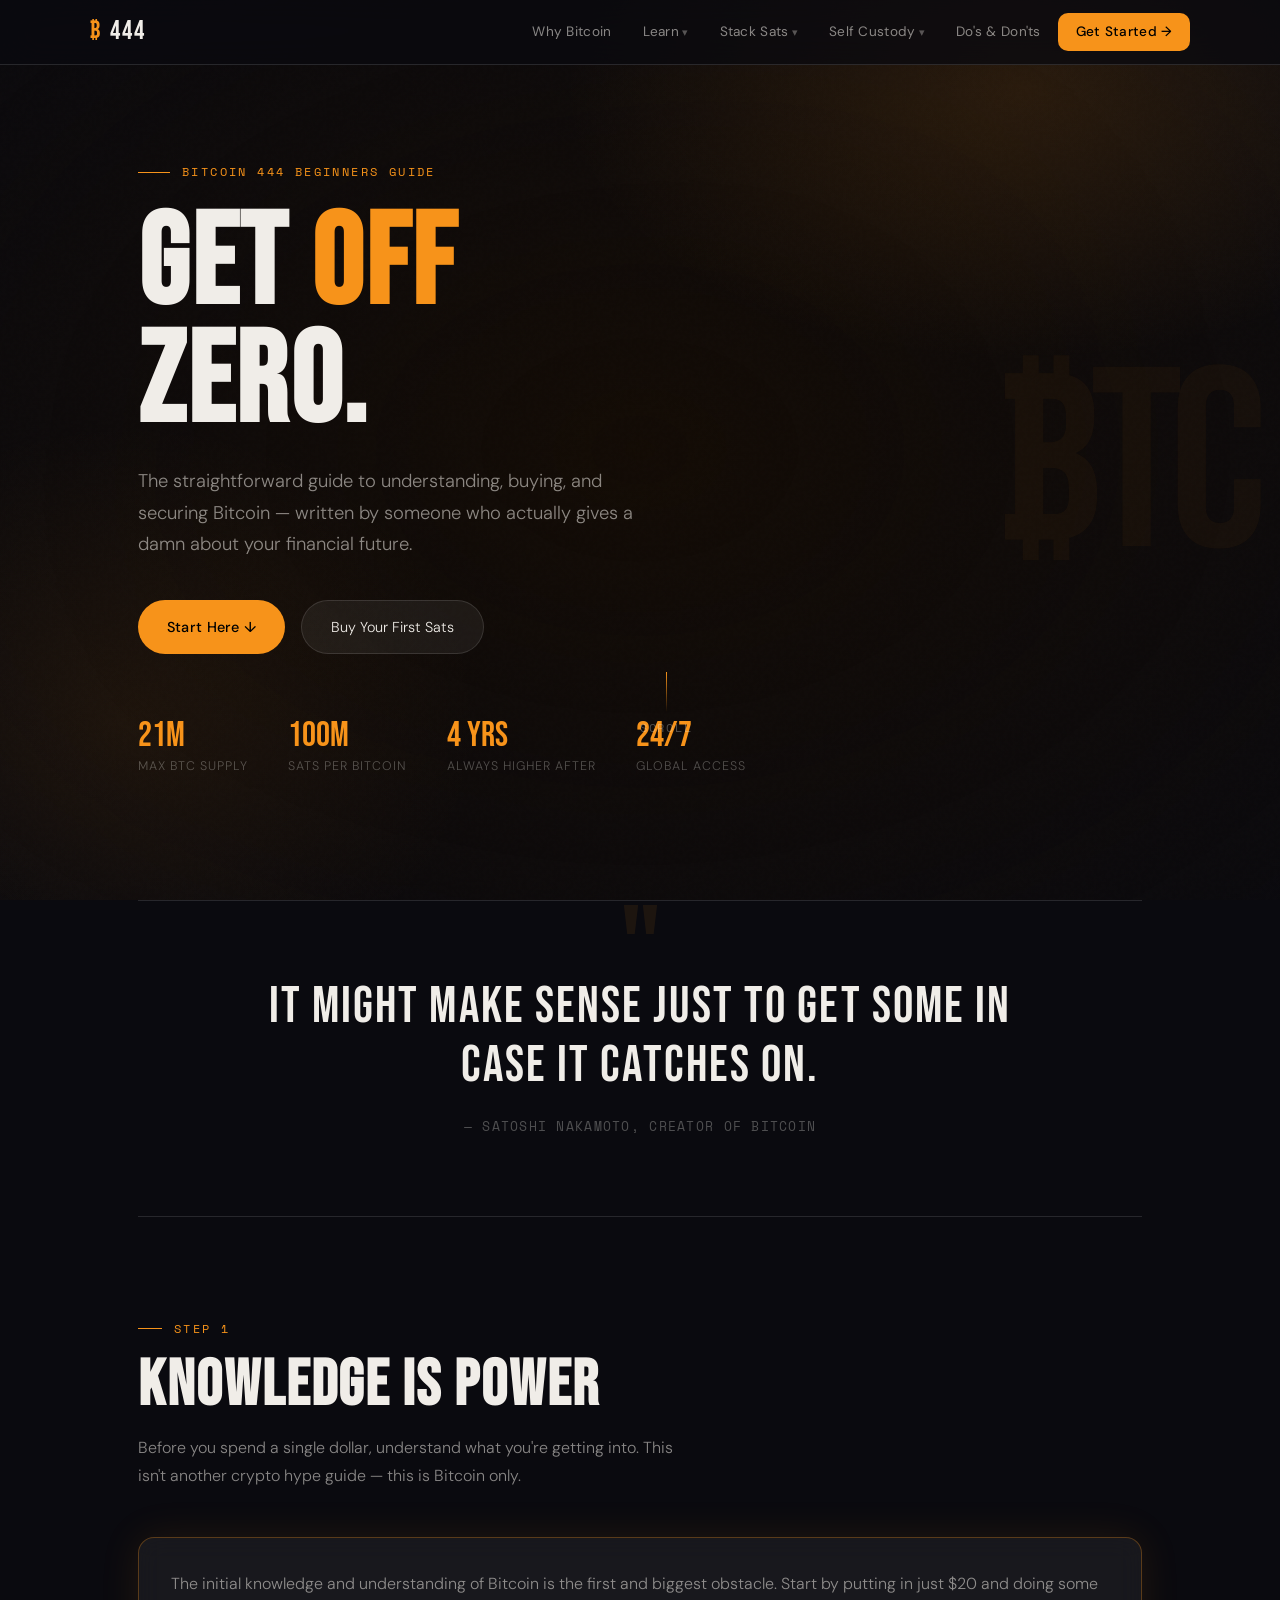
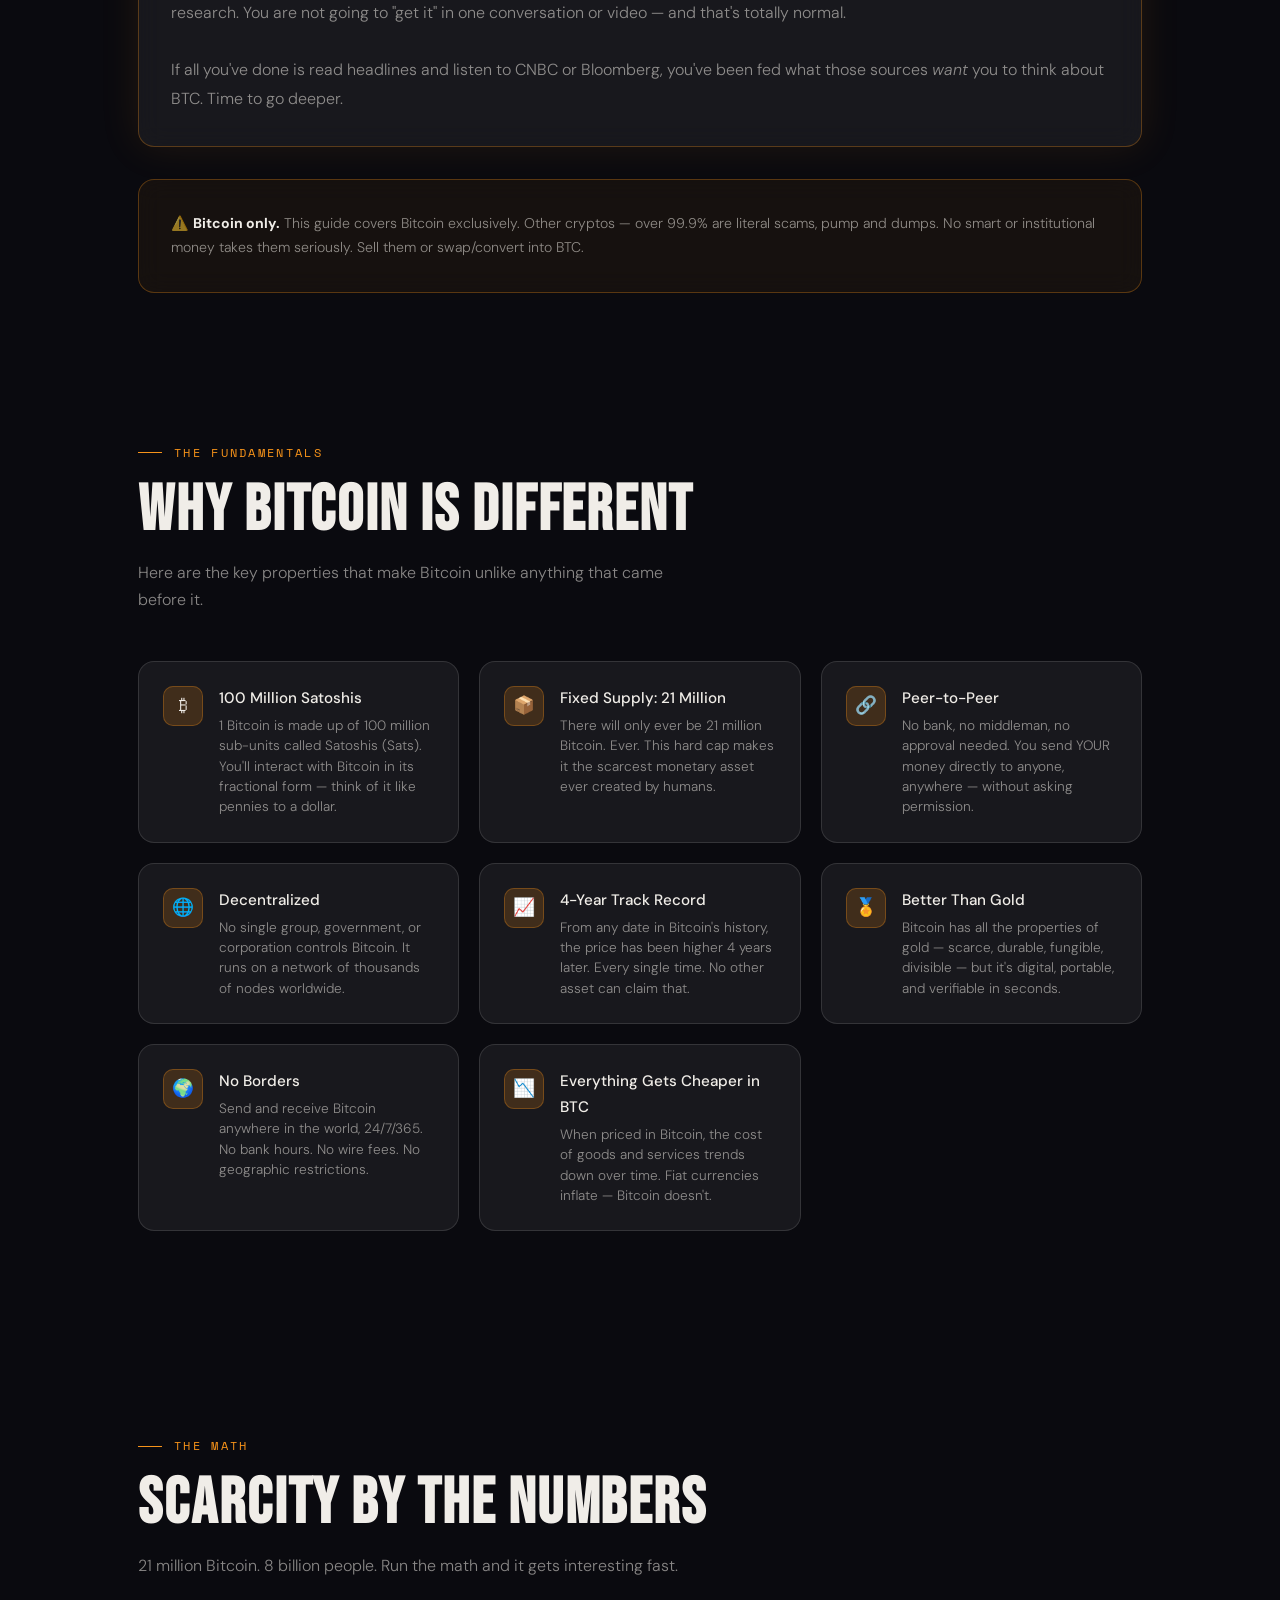
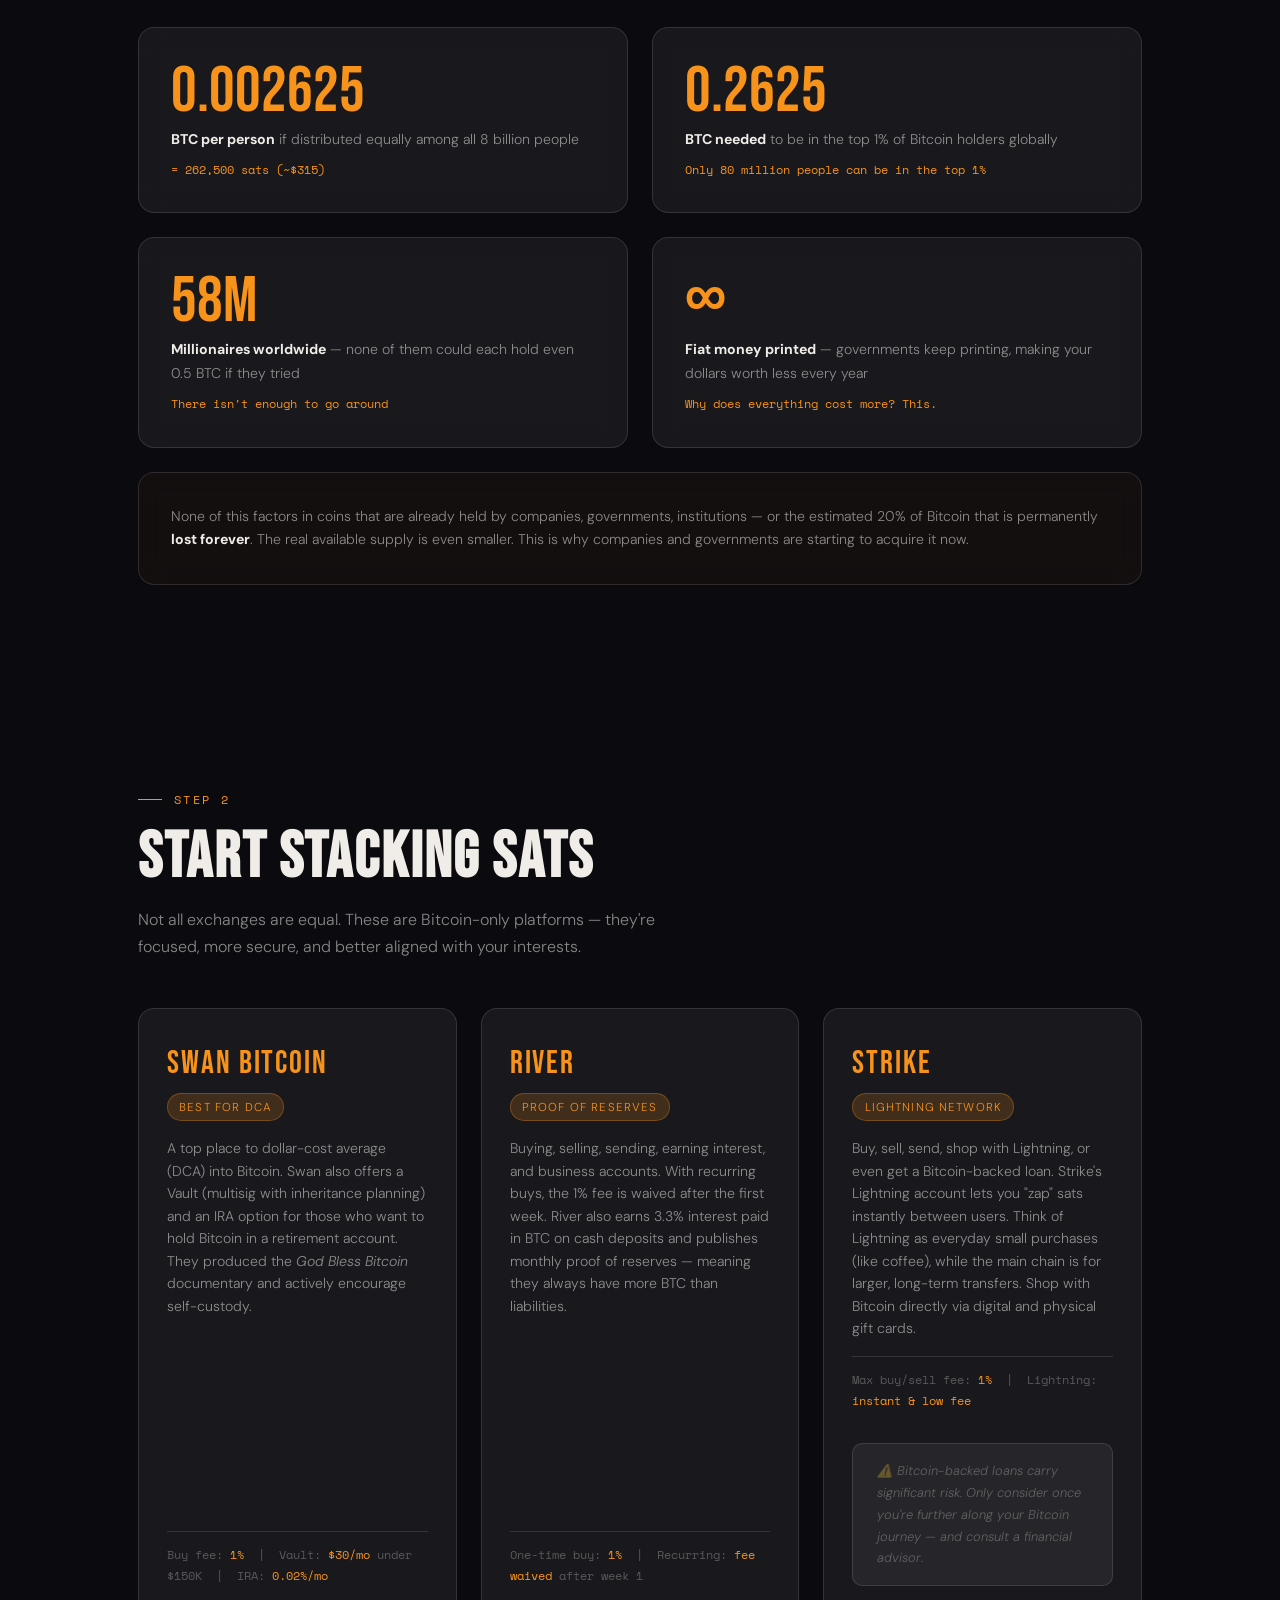
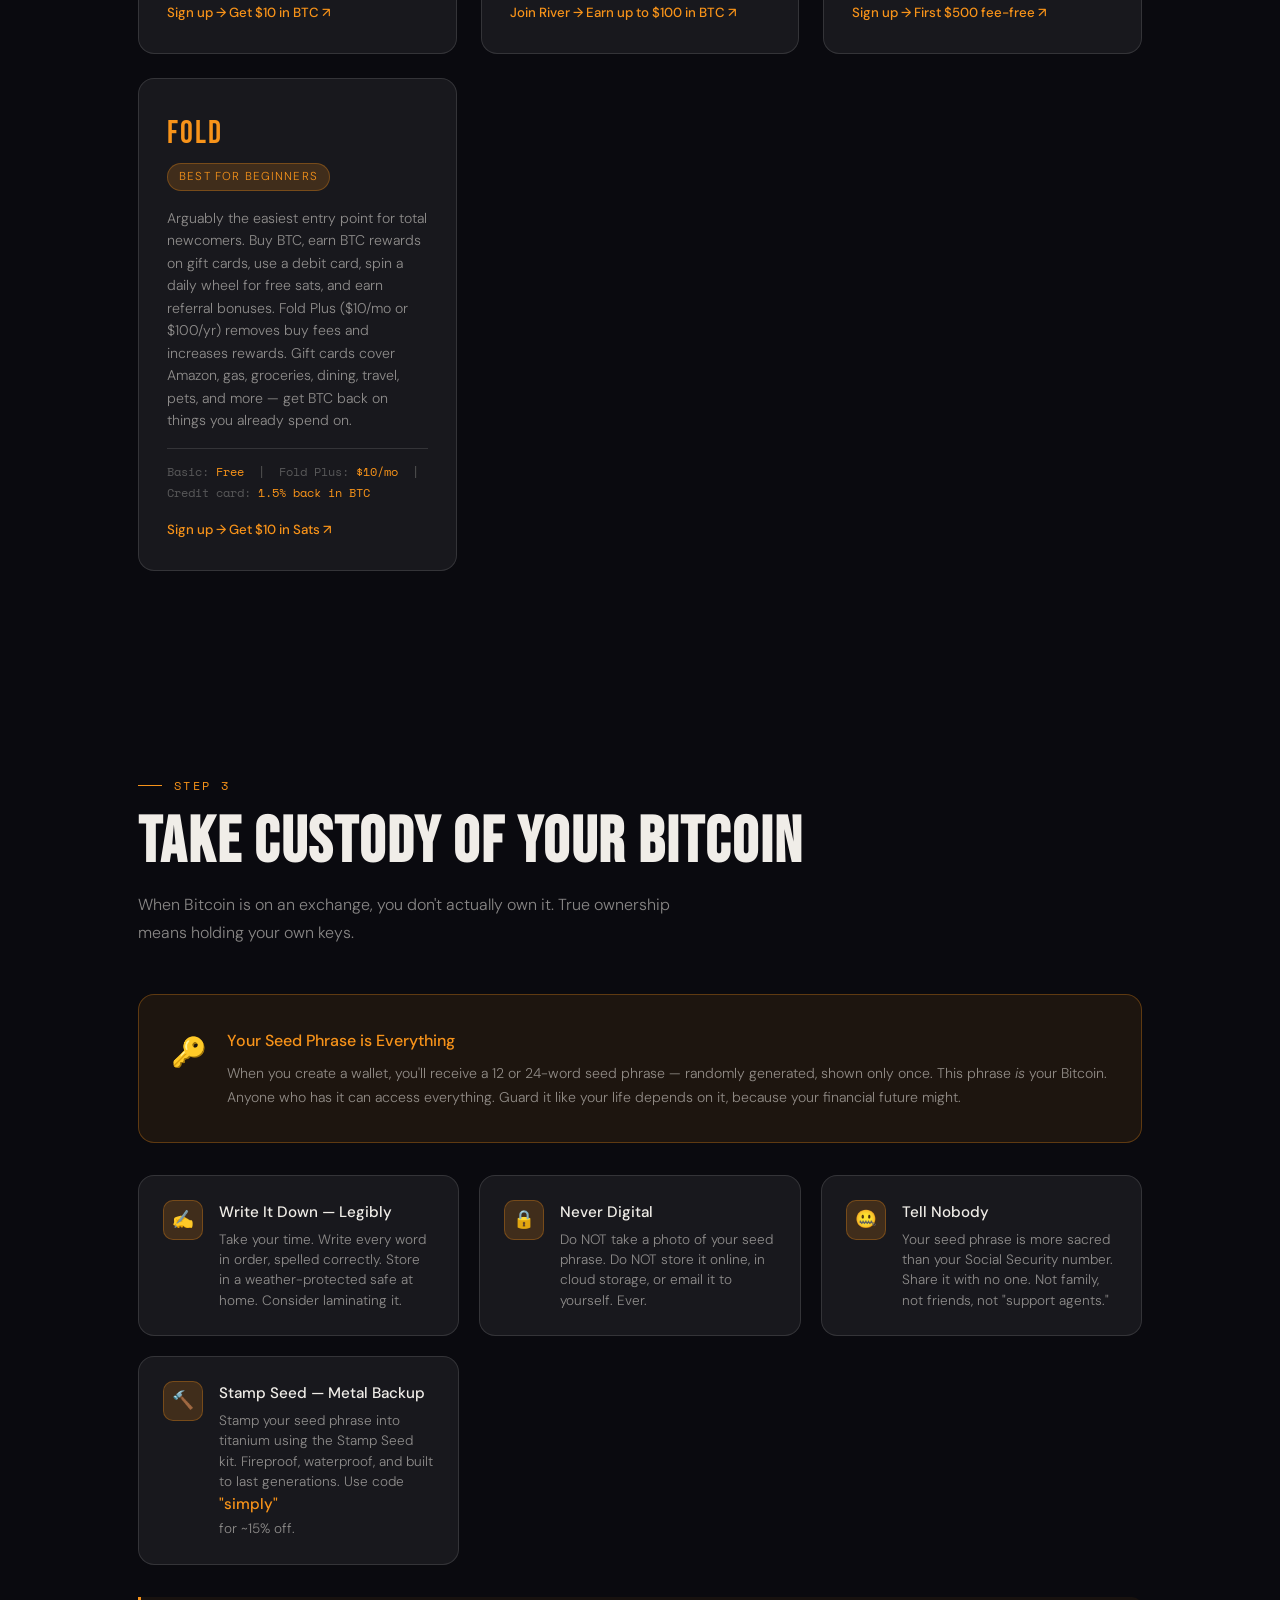
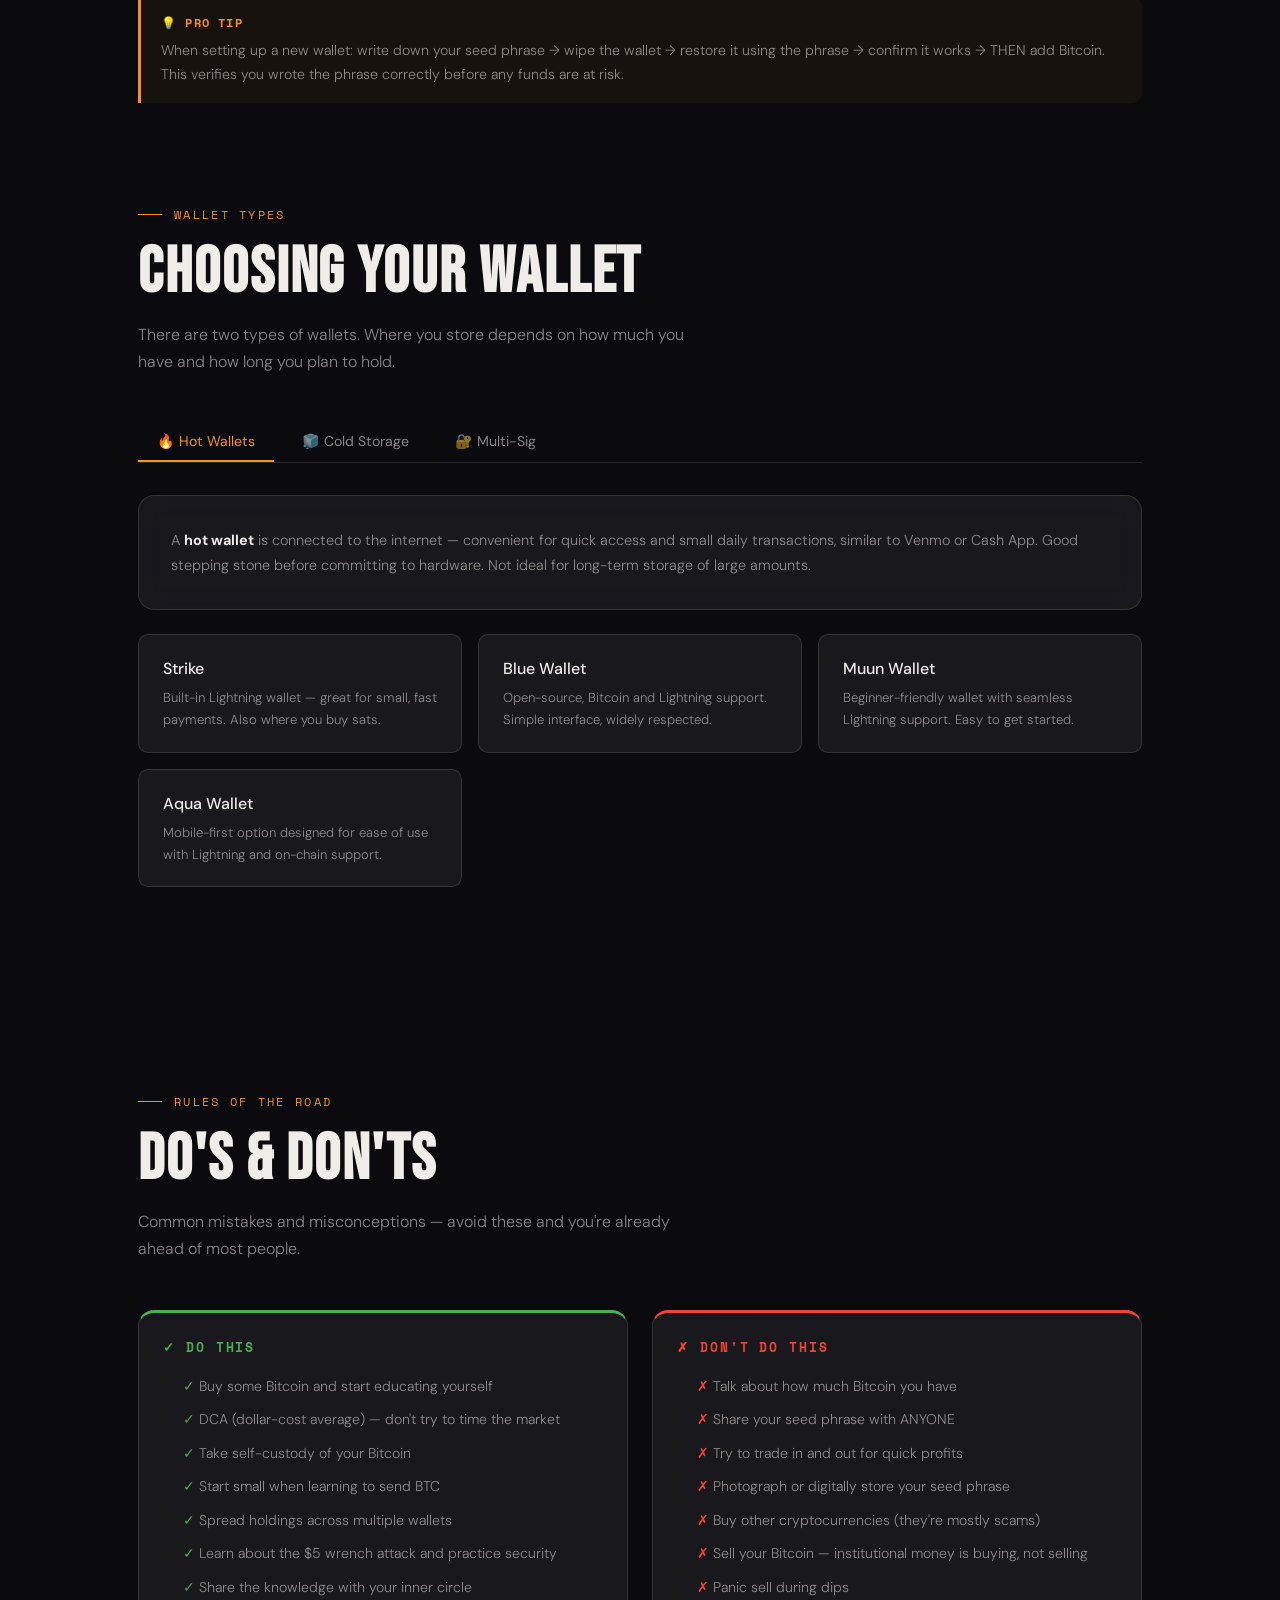
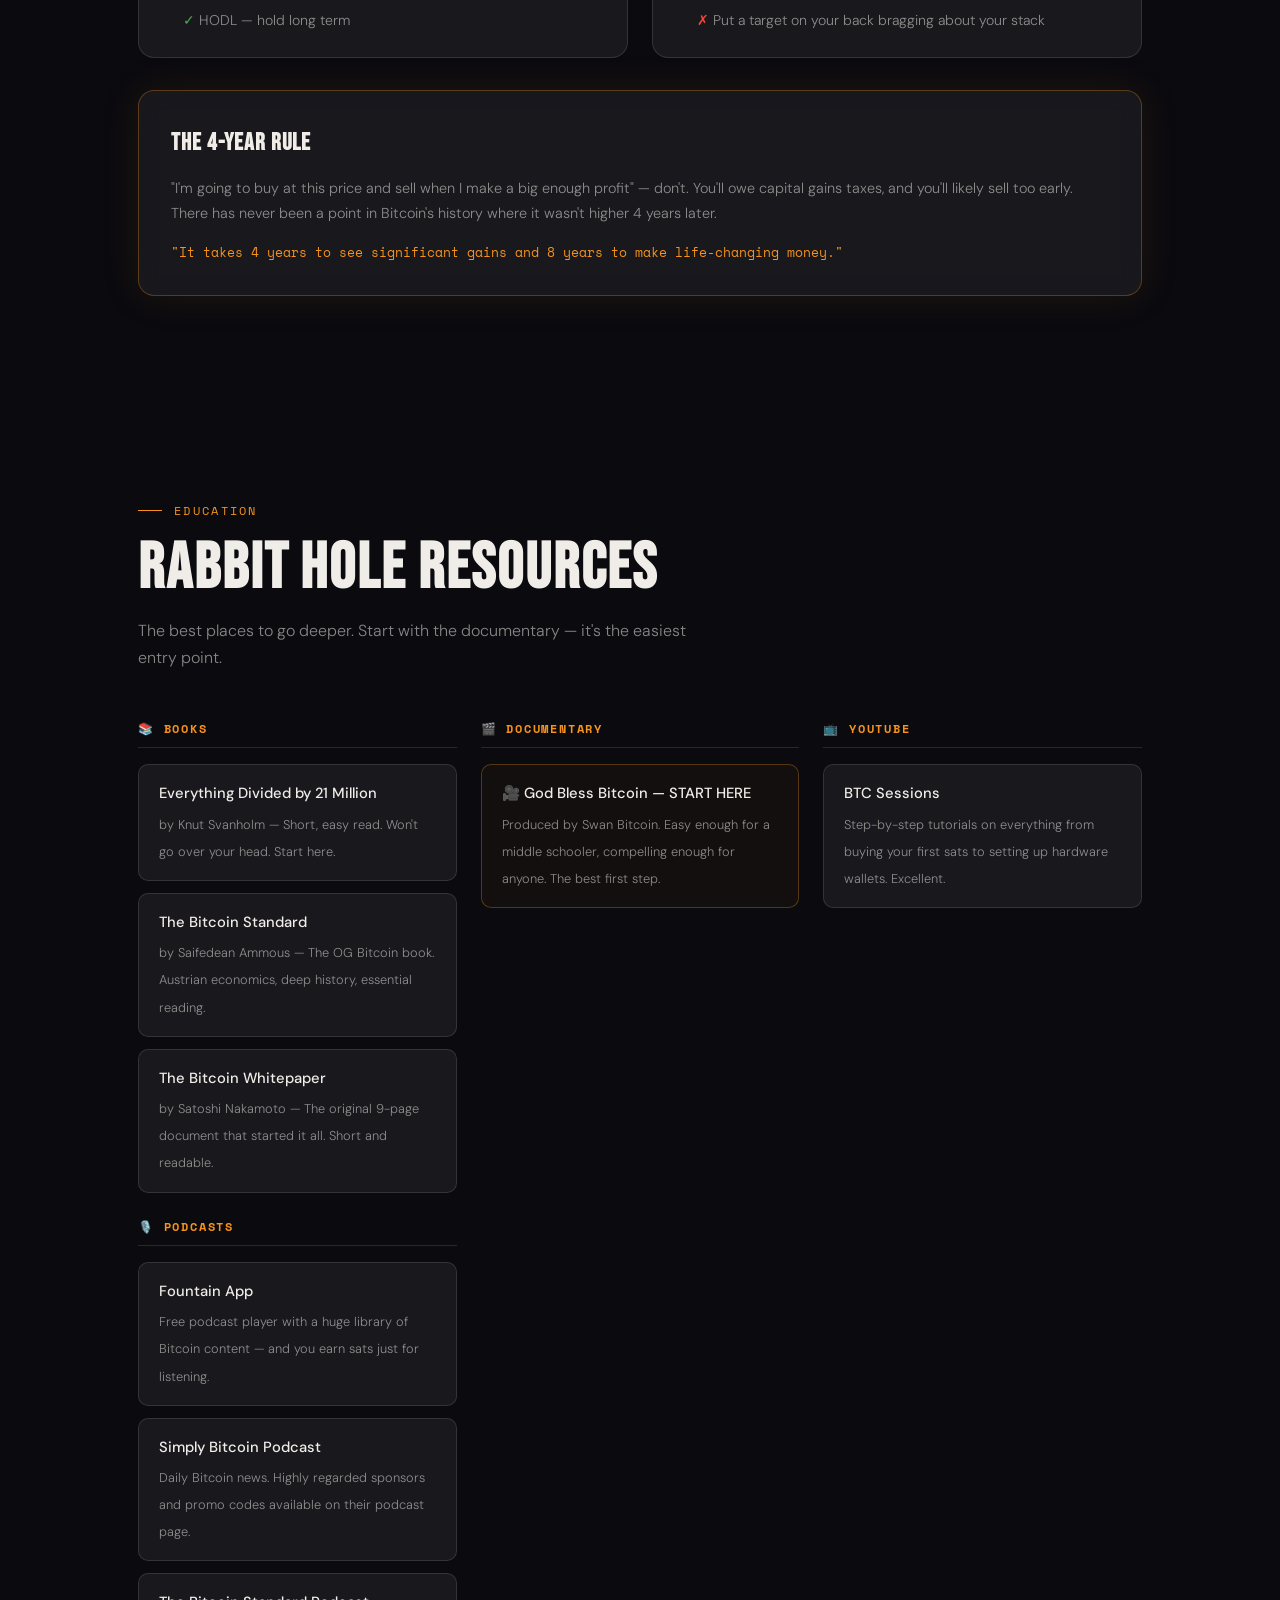
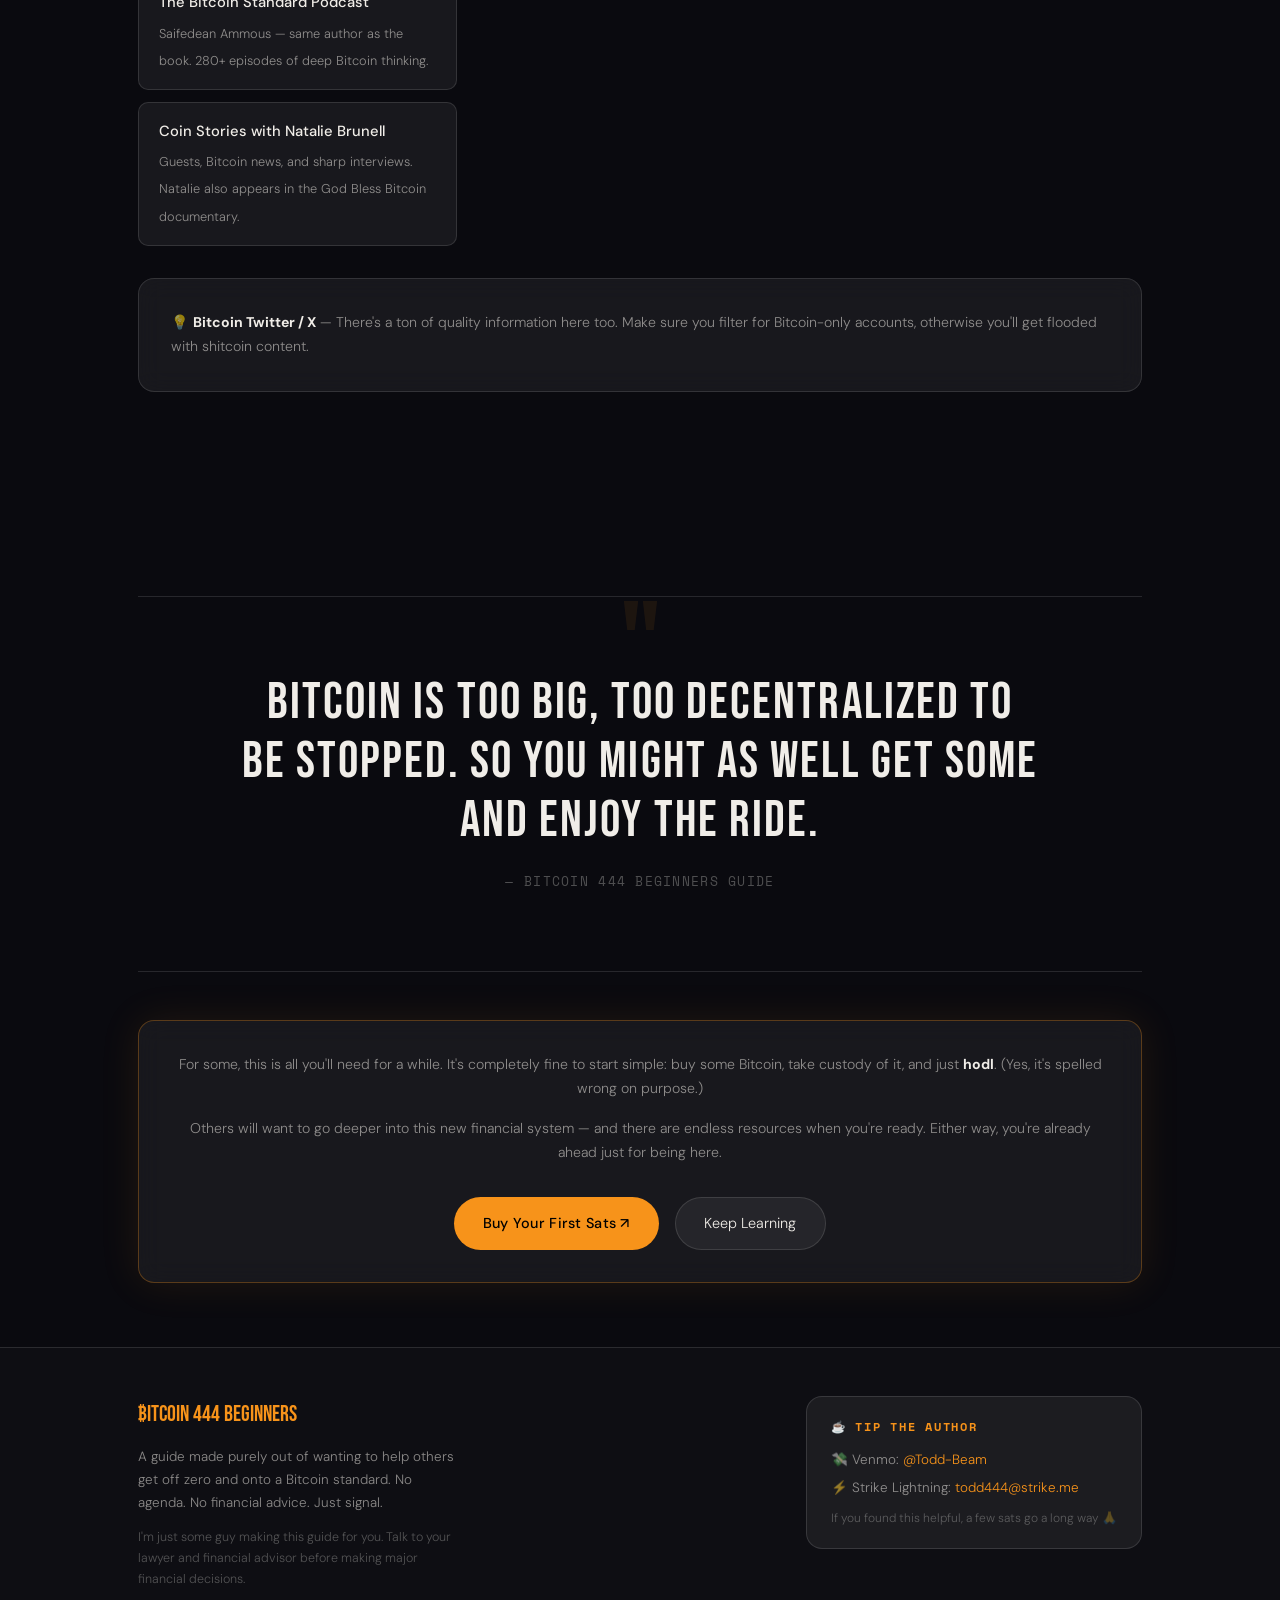
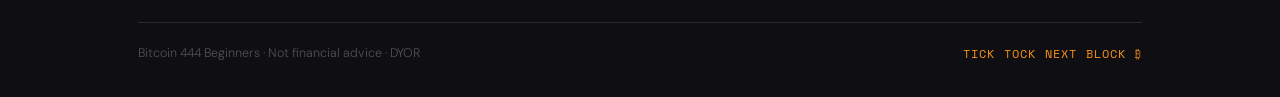
<file: docs/bitcoin444.html>
<!DOCTYPE html>
<html lang="en">
<head>
<meta charset="UTF-8">
<meta name="viewport" content="width=device-width, initial-scale=1.0">
<title>Bitcoin 444 Beginners</title>
<link rel="preconnect" href="https://fonts.googleapis.com">
<link href="https://fonts.googleapis.com/css2?family=Bebas+Neue&family=DM+Sans:ital,opsz,wght@0,9..40,300;0,9..40,400;0,9..40,500;1,9..40,300&family=Space+Mono:wght@400;700&display=swap" rel="stylesheet">
<style>
  :root {
    --orange: #F7931A;
    --orange-dim: rgba(247,147,26,0.18);
    --orange-glow: rgba(247,147,26,0.35);
    --bg: #0a0a0f;
    --surface: rgba(255,255,255,0.04);
    --surface-hover: rgba(255,255,255,0.08);
    --glass: rgba(255,255,255,0.06);
    --glass-border: rgba(255,255,255,0.12);
    --glass-border-orange: rgba(247,147,26,0.3);
    --text: #f0ede8;
    --text-dim: rgba(240,237,232,0.55);
    --text-faint: rgba(240,237,232,0.3);
    --radius: 16px;
    --radius-sm: 10px;
  }

  *, *::before, *::after { box-sizing: border-box; margin: 0; padding: 0; }

  html { scroll-behavior: smooth; }

  body {
    background: var(--bg);
    color: var(--text);
    font-family: 'DM Sans', sans-serif;
    font-weight: 300;
    line-height: 1.7;
    overflow-x: hidden;
  }

  /* ── BACKGROUND ── */
  body::before {
    content: '';
    position: fixed; inset: 0; z-index: 0;
    background:
      radial-gradient(ellipse 60% 50% at 80% 10%, rgba(247,147,26,0.12) 0%, transparent 60%),
      radial-gradient(ellipse 50% 60% at 10% 80%, rgba(247,147,26,0.07) 0%, transparent 55%),
      radial-gradient(ellipse 80% 80% at 50% 50%, rgba(20,12,5,0.95) 0%, transparent 100%);
    pointer-events: none;
  }

  /* Grain overlay */
  body::after {
    content: '';
    position: fixed; inset: 0; z-index: 1;
    background-image: url("data:image/svg+xml,%3Csvg viewBox='0 0 256 256' xmlns='http://www.w3.org/2000/svg'%3E%3Cfilter id='noise'%3E%3CfeTurbulence type='fractalNoise' baseFrequency='0.9' numOctaves='4' stitchTiles='stitch'/%3E%3C/filter%3E%3Crect width='100%25' height='100%25' filter='url(%23noise)' opacity='0.03'/%3E%3C/svg%3E");
    pointer-events: none; opacity: 0.4;
  }

  /* ── NAV ── */
  nav {
    position: fixed; top: 0; left: 0; right: 0; z-index: 100;
    background: rgba(10,10,15,0.75);
    backdrop-filter: blur(20px);
    -webkit-backdrop-filter: blur(20px);
    border-bottom: 1px solid var(--glass-border);
    padding: 0 clamp(1rem, 5vw, 3rem);
  }

  .nav-inner {
    max-width: 1100px;
    margin: 0 auto;
    display: flex;
    align-items: center;
    justify-content: space-between;
    height: 64px;
  }

  .nav-logo {
    font-family: 'Bebas Neue', sans-serif;
    font-size: 1.6rem;
    letter-spacing: 0.08em;
    color: var(--orange);
    text-decoration: none;
    display: flex;
    align-items: center;
    gap: 0.5rem;
  }

  .nav-logo span { color: var(--text); }

  .nav-links {
    display: flex;
    align-items: center;
    gap: 0.25rem;
    list-style: none;
  }

  .nav-links > li { position: relative; }

  .nav-links a, .nav-btn {
    display: block;
    padding: 0.45rem 0.85rem;
    border-radius: var(--radius-sm);
    color: var(--text-dim);
    text-decoration: none;
    font-size: 0.85rem;
    font-weight: 400;
    letter-spacing: 0.02em;
    transition: color 0.2s, background 0.2s;
    background: none;
    border: none;
    cursor: pointer;
    white-space: nowrap;
    font-family: 'DM Sans', sans-serif;
  }

  .nav-links a:hover, .nav-btn:hover { color: var(--text); background: var(--surface-hover); }

  /* dropdown trigger */
  .nav-btn::after { content: ' ▾'; font-size: 0.7rem; opacity: 0.6; }

  .dropdown {
    display: none;
    position: absolute;
    top: calc(100% + 8px);
    left: 0;
    min-width: 220px;
    background: rgba(18,18,24,0.96);
    backdrop-filter: blur(20px);
    -webkit-backdrop-filter: blur(20px);
    border: 1px solid var(--glass-border);
    border-radius: var(--radius);
    padding: 0.5rem;
    z-index: 200;
    box-shadow: 0 20px 60px rgba(0,0,0,0.5), 0 0 0 1px rgba(247,147,26,0.08);
  }

  .dropdown a {
    display: block;
    padding: 0.6rem 0.9rem;
    border-radius: var(--radius-sm);
    color: var(--text-dim);
    font-size: 0.83rem;
  }

  .dropdown a:hover { color: var(--orange); background: var(--orange-dim); }

  .nav-links li:hover .dropdown { display: block; }

  .nav-cta {
    background: var(--orange) !important;
    color: #000 !important;
    font-weight: 500 !important;
    padding: 0.45rem 1.1rem !important;
  }

  .nav-cta:hover { background: #ffa833 !important; }

  /* hamburger */
  .hamburger { display: none; flex-direction: column; gap: 5px; cursor: pointer; padding: 8px; background: none; border: none; }
  .hamburger span { display: block; width: 22px; height: 2px; background: var(--text); border-radius: 2px; transition: all 0.3s; }

  .mobile-menu {
    display: none;
    position: fixed;
    top: 64px; left: 0; right: 0;
    background: rgba(10,10,15,0.97);
    backdrop-filter: blur(20px);
    border-bottom: 1px solid var(--glass-border);
    padding: 1rem 1.5rem 1.5rem;
    z-index: 99;
    flex-direction: column;
    gap: 0.25rem;
  }

  .mobile-menu.open { display: flex; }

  .mobile-menu a, .mobile-menu details summary {
    display: block;
    padding: 0.7rem 0.5rem;
    color: var(--text-dim);
    text-decoration: none;
    border-bottom: 1px solid var(--glass-border);
    font-size: 0.95rem;
    cursor: pointer;
    list-style: none;
  }

  .mobile-menu details[open] summary { color: var(--orange); }
  .mobile-menu details a { padding-left: 1.5rem; font-size: 0.88rem; border-bottom: none; }

  /* ── MAIN ── */
  main { position: relative; z-index: 2; }

  .container { max-width: 1100px; margin: 0 auto; padding: 0 clamp(1rem, 5vw, 3rem); }

  /* ── HERO ── */
  .hero {
    min-height: 100vh;
    display: flex;
    align-items: center;
    padding: 120px 0 80px;
    position: relative;
  }

  .hero-content { max-width: 680px; }

  .hero-eyebrow {
    font-family: 'Space Mono', monospace;
    font-size: 0.75rem;
    letter-spacing: 0.2em;
    color: var(--orange);
    text-transform: uppercase;
    margin-bottom: 1.5rem;
    display: flex;
    align-items: center;
    gap: 0.75rem;
  }

  .hero-eyebrow::before {
    content: '';
    display: block;
    width: 32px; height: 1px;
    background: var(--orange);
  }

  .hero h1 {
    font-family: 'Bebas Neue', sans-serif;
    font-size: clamp(4rem, 10vw, 8rem);
    line-height: 0.92;
    letter-spacing: 0.02em;
    margin-bottom: 1.5rem;
  }

  .hero h1 .accent { color: var(--orange); }

  .hero-sub {
    font-size: clamp(1rem, 2vw, 1.15rem);
    color: var(--text-dim);
    margin-bottom: 2.5rem;
    max-width: 520px;
  }

  .hero-btns { display: flex; gap: 1rem; flex-wrap: wrap; }

  .btn-primary {
    display: inline-flex; align-items: center; gap: 0.5rem;
    background: var(--orange);
    color: #000;
    font-weight: 500;
    font-size: 0.9rem;
    padding: 0.85rem 1.8rem;
    border-radius: 100px;
    text-decoration: none;
    letter-spacing: 0.02em;
    transition: all 0.25s;
    border: none; cursor: pointer;
    font-family: 'DM Sans', sans-serif;
  }

  .btn-primary:hover { background: #ffa833; transform: translateY(-2px); box-shadow: 0 8px 30px var(--orange-glow); }

  .btn-ghost {
    display: inline-flex; align-items: center; gap: 0.5rem;
    background: var(--glass);
    color: var(--text);
    font-size: 0.9rem;
    padding: 0.85rem 1.8rem;
    border-radius: 100px;
    text-decoration: none;
    border: 1px solid var(--glass-border);
    transition: all 0.25s;
    font-family: 'DM Sans', sans-serif;
  }

  .btn-ghost:hover { background: var(--surface-hover); border-color: var(--orange); color: var(--orange); }

  .hero-stats {
    display: flex;
    gap: 2.5rem;
    margin-top: 4rem;
    flex-wrap: wrap;
  }

  .hero-stat { }

  .hero-stat .num {
    font-family: 'Bebas Neue', sans-serif;
    font-size: 2.2rem;
    color: var(--orange);
    line-height: 1;
  }

  .hero-stat .label {
    font-size: 0.78rem;
    color: var(--text-faint);
    letter-spacing: 0.08em;
    text-transform: uppercase;
    margin-top: 0.2rem;
  }

  /* Floating BTC symbol */
  .hero-visual {
    position: absolute;
    right: -5vw;
    top: 50%;
    transform: translateY(-50%);
    font-size: clamp(8rem, 20vw, 18rem);
    opacity: 0.04;
    font-family: 'Bebas Neue', sans-serif;
    color: var(--orange);
    pointer-events: none;
    user-select: none;
    letter-spacing: -0.05em;
  }

  /* ── SECTION DEFAULTS ── */
  section { padding: clamp(4rem, 8vw, 7rem) 0; }

  .section-label {
    font-family: 'Space Mono', monospace;
    font-size: 0.72rem;
    letter-spacing: 0.2em;
    text-transform: uppercase;
    color: var(--orange);
    margin-bottom: 1rem;
    display: flex;
    align-items: center;
    gap: 0.75rem;
  }

  .section-label::before { content: ''; display: block; width: 24px; height: 1px; background: var(--orange); }

  h2 {
    font-family: 'Bebas Neue', sans-serif;
    font-size: clamp(2.5rem, 5vw, 4rem);
    letter-spacing: 0.03em;
    line-height: 1;
    margin-bottom: 1rem;
  }

  .section-intro {
    color: var(--text-dim);
    font-size: 1rem;
    max-width: 560px;
    margin-bottom: 3rem;
  }

  /* ── GLASS CARD ── */
  .glass-card {
    background: var(--glass);
    border: 1px solid var(--glass-border);
    border-radius: var(--radius);
    padding: 2rem;
    backdrop-filter: blur(12px);
    -webkit-backdrop-filter: blur(12px);
    transition: border-color 0.3s, transform 0.3s;
  }

  .glass-card:hover {
    border-color: var(--glass-border-orange);
    transform: translateY(-3px);
  }

  .glass-card.orange-glow { box-shadow: 0 0 40px rgba(247,147,26,0.1); border-color: var(--glass-border-orange); }

  /* ── FACTS GRID ── */
  .facts-grid {
    display: grid;
    grid-template-columns: repeat(auto-fill, minmax(280px, 1fr));
    gap: 1.25rem;
  }

  .fact-card {
    background: var(--glass);
    border: 1px solid var(--glass-border);
    border-radius: var(--radius);
    padding: 1.5rem;
    display: flex;
    gap: 1rem;
    align-items: flex-start;
    transition: all 0.3s;
  }

  .fact-card:hover { border-color: var(--glass-border-orange); background: var(--surface-hover); }

  .fact-icon {
    width: 40px; height: 40px;
    background: var(--orange-dim);
    border: 1px solid var(--glass-border-orange);
    border-radius: 10px;
    display: flex; align-items: center; justify-content: center;
    font-size: 1.1rem;
    flex-shrink: 0;
  }

  .fact-text strong { display: block; font-weight: 500; margin-bottom: 0.25rem; font-size: 0.95rem; }
  .fact-text p { font-size: 0.85rem; color: var(--text-dim); line-height: 1.5; }

  /* ── STEPS ── */
  .steps-layout { display: grid; gap: 1.5rem; }

  .step-card {
    background: var(--glass);
    border: 1px solid var(--glass-border);
    border-radius: var(--radius);
    overflow: hidden;
    transition: border-color 0.3s;
  }

  .step-card:hover { border-color: var(--glass-border-orange); }

  .step-header {
    display: flex;
    align-items: center;
    gap: 1.25rem;
    padding: 1.5rem 2rem;
    cursor: pointer;
    user-select: none;
  }

  .step-num {
    font-family: 'Bebas Neue', sans-serif;
    font-size: 3rem;
    color: var(--orange);
    opacity: 0.35;
    line-height: 1;
    min-width: 52px;
  }

  .step-title-wrap h3 {
    font-family: 'Bebas Neue', sans-serif;
    font-size: 1.6rem;
    letter-spacing: 0.04em;
    line-height: 1;
  }

  .step-title-wrap p { font-size: 0.85rem; color: var(--text-dim); margin-top: 0.2rem; }

  .step-toggle {
    margin-left: auto;
    width: 32px; height: 32px;
    border-radius: 50%;
    background: var(--glass);
    border: 1px solid var(--glass-border);
    display: flex; align-items: center; justify-content: center;
    color: var(--text-dim);
    font-size: 0.8rem;
    transition: all 0.3s;
    flex-shrink: 0;
  }

  .step-body {
    display: none;
    padding: 0 2rem 2rem;
    border-top: 1px solid var(--glass-border);
    padding-top: 1.5rem;
  }

  .step-card.open .step-body { display: block; }
  .step-card.open .step-toggle { background: var(--orange-dim); border-color: var(--orange); color: var(--orange); transform: rotate(45deg); }
  .step-card.open .step-num { opacity: 0.7; }

  /* ── EXCHANGES ── */
  .exchanges-grid {
    display: grid;
    grid-template-columns: repeat(auto-fill, minmax(300px, 1fr));
    gap: 1.5rem;
  }

  .exchange-card {
    background: var(--glass);
    border: 1px solid var(--glass-border);
    border-radius: var(--radius);
    padding: 1.75rem;
    transition: all 0.3s;
    display: flex;
    flex-direction: column;
    gap: 1rem;
  }

  .exchange-card:hover { border-color: var(--glass-border-orange); transform: translateY(-3px); }

  .exchange-name {
    font-family: 'Bebas Neue', sans-serif;
    font-size: 2rem;
    letter-spacing: 0.06em;
    color: var(--orange);
  }

  .exchange-tag {
    display: inline-block;
    font-size: 0.72rem;
    letter-spacing: 0.1em;
    text-transform: uppercase;
    color: var(--orange);
    background: var(--orange-dim);
    border: 1px solid var(--glass-border-orange);
    border-radius: 100px;
    padding: 0.2rem 0.7rem;
  }

  .exchange-desc { font-size: 0.88rem; color: var(--text-dim); line-height: 1.6; flex: 1; }

  .exchange-fee {
    font-family: 'Space Mono', monospace;
    font-size: 0.78rem;
    color: var(--text-faint);
    border-top: 1px solid var(--glass-border);
    padding-top: 0.75rem;
  }

  .exchange-fee span { color: var(--orange); }

  .exchange-link {
    display: inline-flex; align-items: center; gap: 0.4rem;
    color: var(--orange);
    text-decoration: none;
    font-size: 0.83rem;
    font-weight: 500;
    transition: gap 0.2s;
  }

  .exchange-link:hover { gap: 0.7rem; }

  /* ── WALLETS ── */
  .wallet-tabs {
    display: flex;
    gap: 0.5rem;
    margin-bottom: 2rem;
    border-bottom: 1px solid var(--glass-border);
    padding-bottom: 1px;
  }

  .wallet-tab {
    padding: 0.6rem 1.2rem;
    border-radius: var(--radius-sm) var(--radius-sm) 0 0;
    background: none;
    border: none;
    color: var(--text-dim);
    font-size: 0.88rem;
    cursor: pointer;
    font-family: 'DM Sans', sans-serif;
    transition: all 0.2s;
    border-bottom: 2px solid transparent;
    margin-bottom: -1px;
  }

  .wallet-tab.active { color: var(--orange); border-bottom-color: var(--orange); }

  .wallet-panel { display: none; }
  .wallet-panel.active { display: block; }

  .wallet-list { display: grid; grid-template-columns: repeat(auto-fill, minmax(240px, 1fr)); gap: 1rem; }

  .wallet-item {
    background: var(--glass);
    border: 1px solid var(--glass-border);
    border-radius: var(--radius-sm);
    padding: 1.25rem 1.5rem;
    transition: all 0.3s;
  }

  .wallet-item:hover { border-color: var(--glass-border-orange); }

  .wallet-item h4 { font-size: 1rem; font-weight: 500; margin-bottom: 0.3rem; }
  .wallet-item p { font-size: 0.82rem; color: var(--text-dim); }
  .wallet-item a { color: var(--orange); font-size: 0.8rem; text-decoration: none; display: inline-block; margin-top: 0.5rem; }

  /* ── SEED PHRASE ── */
  .seed-warning {
    background: rgba(247,147,26,0.08);
    border: 1px solid var(--glass-border-orange);
    border-radius: var(--radius);
    padding: 2rem;
    display: flex;
    gap: 1.25rem;
    align-items: flex-start;
    margin-bottom: 2rem;
  }

  .seed-warning .warn-icon { font-size: 1.8rem; flex-shrink: 0; margin-top: 0.1rem; }
  .seed-warning h3 { font-weight: 500; font-size: 1rem; margin-bottom: 0.5rem; color: var(--orange); }
  .seed-warning p { font-size: 0.88rem; color: var(--text-dim); }

  .dos-donts {
    display: grid;
    grid-template-columns: 1fr 1fr;
    gap: 1.5rem;
  }

  .dos, .donts {
    background: var(--glass);
    border: 1px solid var(--glass-border);
    border-radius: var(--radius);
    padding: 1.5rem;
  }

  .dos { border-top: 3px solid #4CAF50; }
  .donts { border-top: 3px solid #f44336; }

  .dos h3, .donts h3 {
    font-family: 'Space Mono', monospace;
    font-size: 0.8rem;
    letter-spacing: 0.15em;
    text-transform: uppercase;
    margin-bottom: 1rem;
  }

  .dos h3 { color: #4CAF50; }
  .donts h3 { color: #f44336; }

  .dos ul, .donts ul { list-style: none; display: flex; flex-direction: column; gap: 0.6rem; }

  .dos li::before { content: '✓ '; color: #4CAF50; }
  .donts li::before { content: '✗ '; color: #f44336; }

  .dos li, .donts li { font-size: 0.87rem; color: var(--text-dim); }

  /* ── RESOURCES ── */
  .resources-grid {
    display: grid;
    grid-template-columns: repeat(auto-fill, minmax(300px, 1fr));
    gap: 1.5rem;
  }

  .resource-category h3 {
    font-family: 'Space Mono', monospace;
    font-size: 0.75rem;
    letter-spacing: 0.15em;
    text-transform: uppercase;
    color: var(--orange);
    margin-bottom: 1rem;
    padding-bottom: 0.5rem;
    border-bottom: 1px solid var(--glass-border);
  }

  .resource-list { display: flex; flex-direction: column; gap: 0.75rem; }

  .resource-item {
    background: var(--glass);
    border: 1px solid var(--glass-border);
    border-radius: var(--radius-sm);
    padding: 1rem 1.25rem;
    text-decoration: none;
    display: block;
    transition: all 0.25s;
  }

  .resource-item:hover { border-color: var(--glass-border-orange); background: var(--surface-hover); transform: translateX(4px); }

  .resource-item strong { display: block; color: var(--text); font-size: 0.92rem; font-weight: 500; margin-bottom: 0.2rem; }
  .resource-item span { font-size: 0.8rem; color: var(--text-dim); }

  /* ── QUOTE ── */
  .big-quote {
    text-align: center;
    padding: clamp(3rem, 6vw, 5rem) 0;
    border-top: 1px solid var(--glass-border);
    border-bottom: 1px solid var(--glass-border);
    position: relative;
  }

  .big-quote::before {
    content: '"';
    position: absolute;
    top: -0.5rem;
    left: 50%;
    transform: translateX(-50%);
    font-family: 'Bebas Neue', sans-serif;
    font-size: 8rem;
    color: var(--orange);
    opacity: 0.08;
    line-height: 1;
    pointer-events: none;
  }

  .big-quote p {
    font-family: 'Bebas Neue', sans-serif;
    font-size: clamp(1.8rem, 4vw, 3.2rem);
    letter-spacing: 0.04em;
    color: var(--text);
    max-width: 800px;
    margin: 0 auto 1rem;
    line-height: 1.15;
  }

  .big-quote cite { font-size: 0.8rem; color: var(--text-faint); letter-spacing: 0.1em; font-style: normal; font-family: 'Space Mono', monospace; }

  /* ── SCARCITY ── */
  .scarcity-visual {
    display: grid;
    grid-template-columns: 1fr 1fr;
    gap: 1.5rem;
    margin-top: 2rem;
  }

  .scarcity-num {
    font-family: 'Bebas Neue', sans-serif;
    font-size: clamp(2.5rem, 5vw, 4.5rem);
    color: var(--orange);
    line-height: 1;
    margin-bottom: 0.25rem;
  }

  /* ── FOOTER ── */
  footer {
    background: rgba(255,255,255,0.02);
    border-top: 1px solid var(--glass-border);
    padding: 3rem 0 2rem;
    position: relative;
    z-index: 2;
  }

  .footer-inner {
    display: flex;
    justify-content: space-between;
    align-items: flex-start;
    gap: 2rem;
    flex-wrap: wrap;
    margin-bottom: 2rem;
  }

  .footer-brand { max-width: 320px; }

  .footer-brand .logo {
    font-family: 'Bebas Neue', sans-serif;
    font-size: 1.4rem;
    color: var(--orange);
    margin-bottom: 0.75rem;
  }

  .footer-brand p { font-size: 0.84rem; color: var(--text-dim); }

  .footer-tip {
    background: var(--glass);
    border: 1px solid var(--glass-border);
    border-radius: var(--radius);
    padding: 1.25rem 1.5rem;
  }

  .footer-tip h4 {
    font-family: 'Space Mono', monospace;
    font-size: 0.72rem;
    letter-spacing: 0.15em;
    text-transform: uppercase;
    color: var(--orange);
    margin-bottom: 0.75rem;
  }

  .tip-option { font-size: 0.84rem; color: var(--text-dim); margin-bottom: 0.35rem; }
  .tip-option a { color: var(--orange); text-decoration: none; }
  .tip-option a:hover { text-decoration: underline; }

  .footer-bottom {
    border-top: 1px solid var(--glass-border);
    padding-top: 1.25rem;
    display: flex;
    justify-content: space-between;
    align-items: center;
    flex-wrap: wrap;
    gap: 1rem;
  }

  .footer-bottom p { font-size: 0.78rem; color: var(--text-faint); }

  .ticker {
    font-family: 'Space Mono', monospace;
    font-size: 0.75rem;
    color: var(--orange);
    letter-spacing: 0.1em;
  }

  /* ── DISCLAIMER ── */
  .disclaimer {
    background: var(--glass);
    border: 1px solid var(--glass-border);
    border-radius: var(--radius-sm);
    padding: 1rem 1.5rem;
    margin-top: 1rem;
    font-size: 0.8rem;
    color: var(--text-faint);
    font-style: italic;
  }

  /* ── RESPONSIVE ── */
  @media (max-width: 768px) {
    .nav-links { display: none; }
    .hamburger { display: flex; }
    .hero-visual { display: none; }
    .dos-donts { grid-template-columns: 1fr; }
    .scarcity-visual { grid-template-columns: 1fr; }
    .footer-inner { flex-direction: column; }
    .hero-stats { gap: 1.5rem; }
  }

  /* ── ANIMATIONS ── */
  @keyframes fadeUp {
    from { opacity: 0; transform: translateY(30px); }
    to { opacity: 1; transform: translateY(0); }
  }

  .hero-content > * {
    animation: fadeUp 0.7s ease both;
  }

  .hero-eyebrow { animation-delay: 0.1s; }
  .hero h1 { animation-delay: 0.2s; }
  .hero-sub { animation-delay: 0.3s; }
  .hero-btns { animation-delay: 0.4s; }
  .hero-stats { animation-delay: 0.5s; }

  /* divider */
  .divider { border: none; border-top: 1px solid var(--glass-border); margin: 2rem 0; }

  /* inline list */
  .inline-list { padding-left: 1.25rem; display: flex; flex-direction: column; gap: 0.5rem; }
  .inline-list li { font-size: 0.88rem; color: var(--text-dim); }

  /* orange text */
  .orange { color: var(--orange); }

  /* scroll indicator */
  .scroll-indicator {
    position: absolute;
    bottom: 2.5rem;
    left: 50%;
    transform: translateX(-50%);
    display: flex;
    flex-direction: column;
    align-items: center;
    gap: 0.4rem;
    color: var(--text-faint);
    font-size: 0.72rem;
    letter-spacing: 0.15em;
    text-transform: uppercase;
    font-family: 'Space Mono', monospace;
    animation: fadeUp 1s 0.8s both;
  }

  .scroll-line {
    width: 1px;
    height: 40px;
    background: linear-gradient(to bottom, var(--orange), transparent);
    animation: scrollPulse 2s infinite;
  }

  @keyframes scrollPulse {
    0%, 100% { opacity: 0.3; transform: scaleY(1); }
    50% { opacity: 1; transform: scaleY(1.1); }
  }

  /* multisig */
  .multisig-grid { display: grid; grid-template-columns: repeat(auto-fill, minmax(220px, 1fr)); gap: 1rem; margin-top: 1.5rem; }
  .multisig-item {
    background: var(--glass);
    border: 1px solid var(--glass-border);
    border-radius: var(--radius-sm);
    padding: 1.25rem;
    transition: all 0.3s;
  }
  .multisig-item:hover { border-color: var(--glass-border-orange); }
  .multisig-item h4 { font-size: 1rem; font-weight: 500; margin-bottom: 0.3rem; }
  .multisig-item a { color: var(--orange); font-size: 0.8rem; text-decoration: none; }

  .pro-tip {
    background: rgba(247,147,26,0.06);
    border-left: 3px solid var(--orange);
    border-radius: 0 var(--radius-sm) var(--radius-sm) 0;
    padding: 1rem 1.25rem;
    margin-top: 1.5rem;
    font-size: 0.88rem;
    color: var(--text-dim);
  }
  .pro-tip strong { color: var(--orange); display: block; font-size: 0.75rem; letter-spacing: 0.1em; text-transform: uppercase; margin-bottom: 0.35rem; font-family: 'Space Mono', monospace; }
</style>
</head>
<body>

<!-- NAV -->
<nav>
  <div class="nav-inner">
    <a href="#" class="nav-logo">₿<span>444</span></a>
    <ul class="nav-links">
      <li><a href="#why-bitcoin">Why Bitcoin</a></li>
      <li>
        <button class="nav-btn">Learn</button>
        <div class="dropdown">
          <a href="#facts">Key Facts</a>
          <a href="#scarcity">Scarcity Math</a>
          <a href="#resources">Books & Podcasts</a>
        </div>
      </li>
      <li>
        <button class="nav-btn">Stack Sats</button>
        <div class="dropdown">
          <a href="#exchanges">Exchanges</a>
          <a href="#exchanges">Swan Bitcoin</a>
          <a href="#exchanges">River</a>
          <a href="#exchanges">Strike</a>
          <a href="#exchanges">Fold</a>
        </div>
      </li>
      <li>
        <button class="nav-btn">Self Custody</button>
        <div class="dropdown">
          <a href="#seed-phrase">Seed Phrase</a>
          <a href="#wallets">Hot Wallets</a>
          <a href="#wallets">Cold Storage</a>
          <a href="#wallets">Multi-Sig</a>
        </div>
      </li>
      <li><a href="#dos-donts">Do's &amp; Don'ts</a></li>
      <li><a href="#exchanges" class="nav-cta">Get Started →</a></li>
    </ul>
    <button class="hamburger" onclick="toggleMenu()" aria-label="Menu">
      <span></span><span></span><span></span>
    </button>
  </div>
</nav>

<!-- MOBILE MENU -->
<div class="mobile-menu" id="mobileMenu">
  <a href="#why-bitcoin" onclick="closeMenu()">Why Bitcoin</a>
  <details>
    <summary>Learn</summary>
    <a href="#facts" onclick="closeMenu()">Key Facts</a>
    <a href="#scarcity" onclick="closeMenu()">Scarcity Math</a>
    <a href="#resources" onclick="closeMenu()">Books & Podcasts</a>
  </details>
  <details>
    <summary>Stack Sats</summary>
    <a href="#exchanges" onclick="closeMenu()">All Exchanges</a>
    <a href="#exchanges" onclick="closeMenu()">Swan Bitcoin</a>
    <a href="#exchanges" onclick="closeMenu()">River</a>
    <a href="#exchanges" onclick="closeMenu()">Strike</a>
    <a href="#exchanges" onclick="closeMenu()">Fold</a>
  </details>
  <details>
    <summary>Self Custody</summary>
    <a href="#seed-phrase" onclick="closeMenu()">Seed Phrase</a>
    <a href="#wallets" onclick="closeMenu()">Hot Wallets</a>
    <a href="#wallets" onclick="closeMenu()">Cold Storage</a>
    <a href="#wallets" onclick="closeMenu()">Multi-Sig</a>
  </details>
  <a href="#dos-donts" onclick="closeMenu()">Do's & Don'ts</a>
</div>

<main>

<!-- HERO -->
<section class="hero" id="home">
  <div class="container" style="position:relative; width:100%;">
    <div class="hero-visual">₿TC</div>
    <div class="hero-content">
      <div class="hero-eyebrow">Bitcoin 444 Beginners Guide</div>
      <h1>GET <span class="accent">OFF</span><br>ZERO.</h1>
      <p class="hero-sub">The straightforward guide to understanding, buying, and securing Bitcoin — written by someone who actually gives a damn about your financial future.</p>
      <div class="hero-btns">
        <a href="#why-bitcoin" class="btn-primary">Start Here ↓</a>
        <a href="#exchanges" class="btn-ghost">Buy Your First Sats</a>
      </div>
      <div class="hero-stats">
        <div class="hero-stat">
          <div class="num">21M</div>
          <div class="label">Max BTC Supply</div>
        </div>
        <div class="hero-stat">
          <div class="num">100M</div>
          <div class="label">Sats per Bitcoin</div>
        </div>
        <div class="hero-stat">
          <div class="num">4 YRS</div>
          <div class="label">Always Higher After</div>
        </div>
        <div class="hero-stat">
          <div class="num">24/7</div>
          <div class="label">Global Access</div>
        </div>
      </div>
    </div>
    <div class="scroll-indicator">
      <div class="scroll-line"></div>
      Scroll
    </div>
  </div>
</section>

<!-- QUOTE -->
<div class="container">
  <div class="big-quote">
    <p>It might make sense just to get some in case it catches on.</p>
    <cite>— SATOSHI NAKAMOTO, CREATOR OF BITCOIN</cite>
  </div>
</div>

<!-- WHY BITCOIN -->
<section id="why-bitcoin">
  <div class="container">
    <div class="section-label">Step 1</div>
    <h2>Knowledge is Power</h2>
    <p class="section-intro">Before you spend a single dollar, understand what you're getting into. This isn't another crypto hype guide — this is Bitcoin only.</p>

    <div class="glass-card orange-glow" style="margin-bottom: 2rem;">
      <p style="font-size:1rem; color: var(--text-dim); line-height: 1.8;">
        The initial knowledge and understanding of Bitcoin is the first and biggest obstacle. Start by putting in just $20 and doing some research. You are not going to "get it" in one conversation or video — and that's totally normal.<br><br>
        If all you've done is read headlines and listen to CNBC or Bloomberg, you've been fed what those sources <em>want</em> you to think about BTC. Time to go deeper.
      </p>
    </div>

    <div class="glass-card" style="background: rgba(247,147,26,0.05); border-color: var(--glass-border-orange); margin-bottom: 3rem;">
      <p style="font-size: 0.88rem; color: var(--text-dim);">⚠️ <strong style="color: var(--text);">Bitcoin only.</strong> This guide covers Bitcoin exclusively. Other cryptos — over 99.9% are literal scams, pump and dumps. No smart or institutional money takes them seriously. Sell them or swap/convert into BTC.</p>
    </div>
  </div>
</section>

<!-- KEY FACTS -->
<section id="facts" style="padding-top: 0;">
  <div class="container">
    <div class="section-label">The Fundamentals</div>
    <h2>Why Bitcoin is Different</h2>
    <p class="section-intro">Here are the key properties that make Bitcoin unlike anything that came before it.</p>

    <div class="facts-grid">
      <div class="fact-card">
        <div class="fact-icon">₿</div>
        <div class="fact-text">
          <strong>100 Million Satoshis</strong>
          <p>1 Bitcoin is made up of 100 million sub-units called Satoshis (Sats). You'll interact with Bitcoin in its fractional form — think of it like pennies to a dollar.</p>
        </div>
      </div>
      <div class="fact-card">
        <div class="fact-icon">📦</div>
        <div class="fact-text">
          <strong>Fixed Supply: 21 Million</strong>
          <p>There will only ever be 21 million Bitcoin. Ever. This hard cap makes it the scarcest monetary asset ever created by humans.</p>
        </div>
      </div>
      <div class="fact-card">
        <div class="fact-icon">🔗</div>
        <div class="fact-text">
          <strong>Peer-to-Peer</strong>
          <p>No bank, no middleman, no approval needed. You send YOUR money directly to anyone, anywhere — without asking permission.</p>
        </div>
      </div>
      <div class="fact-card">
        <div class="fact-icon">🌐</div>
        <div class="fact-text">
          <strong>Decentralized</strong>
          <p>No single group, government, or corporation controls Bitcoin. It runs on a network of thousands of nodes worldwide.</p>
        </div>
      </div>
      <div class="fact-card">
        <div class="fact-icon">📈</div>
        <div class="fact-text">
          <strong>4-Year Track Record</strong>
          <p>From any date in Bitcoin's history, the price has been higher 4 years later. Every single time. No other asset can claim that.</p>
        </div>
      </div>
      <div class="fact-card">
        <div class="fact-icon">🏅</div>
        <div class="fact-text">
          <strong>Better Than Gold</strong>
          <p>Bitcoin has all the properties of gold — scarce, durable, fungible, divisible — but it's digital, portable, and verifiable in seconds.</p>
        </div>
      </div>
      <div class="fact-card">
        <div class="fact-icon">🌍</div>
        <div class="fact-text">
          <strong>No Borders</strong>
          <p>Send and receive Bitcoin anywhere in the world, 24/7/365. No bank hours. No wire fees. No geographic restrictions.</p>
        </div>
      </div>
      <div class="fact-card">
        <div class="fact-icon">📉</div>
        <div class="fact-text">
          <strong>Everything Gets Cheaper in BTC</strong>
          <p>When priced in Bitcoin, the cost of goods and services trends down over time. Fiat currencies inflate — Bitcoin doesn't.</p>
        </div>
      </div>
    </div>
  </div>
</section>

<!-- SCARCITY -->
<section id="scarcity">
  <div class="container">
    <div class="section-label">The Math</div>
    <h2>Scarcity by the Numbers</h2>
    <p class="section-intro">21 million Bitcoin. 8 billion people. Run the math and it gets interesting fast.</p>

    <div class="scarcity-visual">
      <div class="glass-card">
        <div class="scarcity-num">0.002625</div>
        <p style="font-size: 0.88rem; color: var(--text-dim); margin-bottom: 0.5rem;"><strong style="color: var(--text);">BTC per person</strong> if distributed equally among all 8 billion people</p>
        <p style="font-family: 'Space Mono', monospace; font-size: 0.75rem; color: var(--orange);">= 262,500 sats (~$315)</p>
      </div>
      <div class="glass-card">
        <div class="scarcity-num">0.2625</div>
        <p style="font-size: 0.88rem; color: var(--text-dim); margin-bottom: 0.5rem;"><strong style="color: var(--text);">BTC needed</strong> to be in the top 1% of Bitcoin holders globally</p>
        <p style="font-family: 'Space Mono', monospace; font-size: 0.75rem; color: var(--orange);">Only 80 million people can be in the top 1%</p>
      </div>
      <div class="glass-card">
        <div class="scarcity-num">58M</div>
        <p style="font-size: 0.88rem; color: var(--text-dim); margin-bottom: 0.5rem;"><strong style="color: var(--text);">Millionaires worldwide</strong> — none of them could each hold even 0.5 BTC if they tried</p>
        <p style="font-family: 'Space Mono', monospace; font-size: 0.75rem; color: var(--orange);">There isn't enough to go around</p>
      </div>
      <div class="glass-card">
        <div class="scarcity-num">∞</div>
        <p style="font-size: 0.88rem; color: var(--text-dim); margin-bottom: 0.5rem;"><strong style="color: var(--text);">Fiat money printed</strong> — governments keep printing, making your dollars worth less every year</p>
        <p style="font-family: 'Space Mono', monospace; font-size: 0.75rem; color: var(--orange);">Why does everything cost more? This.</p>
      </div>
    </div>

    <div class="glass-card" style="margin-top: 1.5rem; background: rgba(247,147,26,0.04);">
      <p style="font-size: 0.88rem; color: var(--text-dim);">None of this factors in coins that are already held by companies, governments, institutions — or the estimated 20% of Bitcoin that is permanently <strong style="color: var(--text);">lost forever</strong>. The real available supply is even smaller. This is why companies and governments are starting to acquire it now.</p>
    </div>
  </div>
</section>

<!-- EXCHANGES -->
<section id="exchanges">
  <div class="container">
    <div class="section-label">Step 2</div>
    <h2>Start Stacking Sats</h2>
    <p class="section-intro">Not all exchanges are equal. These are Bitcoin-only platforms — they're focused, more secure, and better aligned with your interests.</p>

    <div class="exchanges-grid">

      <!-- Swan -->
      <div class="exchange-card">
        <div>
          <div class="exchange-name">Swan Bitcoin</div>
          <span class="exchange-tag">Best for DCA</span>
        </div>
        <p class="exchange-desc">A top place to dollar-cost average (DCA) into Bitcoin. Swan also offers a Vault (multisig with inheritance planning) and an IRA option for those who want to hold Bitcoin in a retirement account. They produced the <em>God Bless Bitcoin</em> documentary and actively encourage self-custody.</p>
        <div class="exchange-fee">Buy fee: <span>1%</span> &nbsp;|&nbsp; Vault: <span>$30/mo</span> under $150K &nbsp;|&nbsp; IRA: <span>0.02%/mo</span></div>
        <a href="https://www.swanbitcoin.com/toddbeam" target="_blank" rel="noopener" class="exchange-link">Sign up → Get $10 in BTC ↗</a>
      </div>

      <!-- River -->
      <div class="exchange-card">
        <div>
          <div class="exchange-name">River</div>
          <span class="exchange-tag">Proof of Reserves</span>
        </div>
        <p class="exchange-desc">Buying, selling, sending, earning interest, and business accounts. With recurring buys, the 1% fee is waived after the first week. River also earns 3.3% interest paid in BTC on cash deposits and publishes monthly proof of reserves — meaning they always have more BTC than liabilities.</p>
        <div class="exchange-fee">One-time buy: <span>1%</span> &nbsp;|&nbsp; Recurring: <span>fee waived</span> after week 1</div>
        <a href="https://river.com/signup?r=5A6X6EPURI" target="_blank" rel="noopener" class="exchange-link">Join River → Earn up to $100 in BTC ↗</a>
      </div>

      <!-- Strike -->
      <div class="exchange-card">
        <div>
          <div class="exchange-name">Strike</div>
          <span class="exchange-tag">Lightning Network</span>
        </div>
        <p class="exchange-desc">Buy, sell, send, shop with Lightning, or even get a Bitcoin-backed loan. Strike's Lightning account lets you "zap" sats instantly between users. Think of Lightning as everyday small purchases (like coffee), while the main chain is for larger, long-term transfers. Shop with Bitcoin directly via digital and physical gift cards.</p>
        <div class="exchange-fee">Max buy/sell fee: <span>1%</span> &nbsp;|&nbsp; Lightning: <span>instant & low fee</span></div>
        <p class="disclaimer">⚠️ Bitcoin-backed loans carry significant risk. Only consider once you're further along your Bitcoin journey — and consult a financial advisor.</p>
        <a href="https://invite.strike.me/O3SWAM" target="_blank" rel="noopener" class="exchange-link">Sign up → First $500 fee-free ↗</a>
      </div>

      <!-- Fold -->
      <div class="exchange-card">
        <div>
          <div class="exchange-name">Fold</div>
          <span class="exchange-tag">Best for Beginners</span>
        </div>
        <p class="exchange-desc">Arguably the easiest entry point for total newcomers. Buy BTC, earn BTC rewards on gift cards, use a debit card, spin a daily wheel for free sats, and earn referral bonuses. Fold Plus ($10/mo or $100/yr) removes buy fees and increases rewards. Gift cards cover Amazon, gas, groceries, dining, travel, pets, and more — get BTC back on things you already spend on.</p>
        <div class="exchange-fee">Basic: <span>Free</span> &nbsp;|&nbsp; Fold Plus: <span>$10/mo</span> &nbsp;|&nbsp; Credit card: <span>1.5% back in BTC</span></div>
        <a href="https://use.foldapp.com/r/9PKFNEJK" target="_blank" rel="noopener" class="exchange-link">Sign up → Get $10 in Sats ↗</a>
      </div>

    </div>
  </div>
</section>

<!-- SELF CUSTODY -->
<section id="seed-phrase">
  <div class="container">
    <div class="section-label">Step 3</div>
    <h2>Take Custody of Your Bitcoin</h2>
    <p class="section-intro">When Bitcoin is on an exchange, you don't actually own it. True ownership means holding your own keys.</p>

    <div class="seed-warning">
      <div class="warn-icon">🔑</div>
      <div>
        <h3>Your Seed Phrase is Everything</h3>
        <p>When you create a wallet, you'll receive a 12 or 24-word seed phrase — randomly generated, shown only once. This phrase <em>is</em> your Bitcoin. Anyone who has it can access everything. Guard it like your life depends on it, because your financial future might.</p>
      </div>
    </div>

    <div class="facts-grid" style="margin-bottom: 2rem;">
      <div class="fact-card">
        <div class="fact-icon">✍️</div>
        <div class="fact-text">
          <strong>Write It Down — Legibly</strong>
          <p>Take your time. Write every word in order, spelled correctly. Store in a weather-protected safe at home. Consider laminating it.</p>
        </div>
      </div>
      <div class="fact-card">
        <div class="fact-icon">🔒</div>
        <div class="fact-text">
          <strong>Never Digital</strong>
          <p>Do NOT take a photo of your seed phrase. Do NOT store it online, in cloud storage, or email it to yourself. Ever.</p>
        </div>
      </div>
      <div class="fact-card">
        <div class="fact-icon">🤐</div>
        <div class="fact-text">
          <strong>Tell Nobody</strong>
          <p>Your seed phrase is more sacred than your Social Security number. Share it with no one. Not family, not friends, not "support agents."</p>
        </div>
      </div>
      <div class="fact-card">
        <div class="fact-icon">🔨</div>
        <div class="fact-text">
          <strong>Stamp Seed — Metal Backup</strong>
          <p>Stamp your seed phrase into titanium using the Stamp Seed kit. Fireproof, waterproof, and built to last generations. Use code <strong style="color:var(--orange);">"simply"</strong> for ~15% off.</p>
        </div>
      </div>
    </div>

    <div class="pro-tip">
      <strong>💡 Pro Tip</strong>
      When setting up a new wallet: write down your seed phrase → wipe the wallet → restore it using the phrase → confirm it works → THEN add Bitcoin. This verifies you wrote the phrase correctly before any funds are at risk.
    </div>
  </div>
</section>

<!-- WALLETS -->
<section id="wallets" style="padding-top: 0;">
  <div class="container">
    <div class="section-label">Wallet Types</div>
    <h2>Choosing Your Wallet</h2>
    <p class="section-intro">There are two types of wallets. Where you store depends on how much you have and how long you plan to hold.</p>

    <div class="wallet-tabs">
      <button class="wallet-tab active" onclick="showTab('hot')">🔥 Hot Wallets</button>
      <button class="wallet-tab" onclick="showTab('cold')">🧊 Cold Storage</button>
      <button class="wallet-tab" onclick="showTab('multisig')">🔐 Multi-Sig</button>
    </div>

    <div class="wallet-panel active" id="tab-hot">
      <div class="glass-card" style="margin-bottom: 1.5rem;">
        <p style="font-size: 0.9rem; color: var(--text-dim);">A <strong style="color: var(--text);">hot wallet</strong> is connected to the internet — convenient for quick access and small daily transactions, similar to Venmo or Cash App. Good stepping stone before committing to hardware. Not ideal for long-term storage of large amounts.</p>
      </div>
      <div class="wallet-list">
        <div class="wallet-item">
          <h4>Strike</h4>
          <p>Built-in Lightning wallet — great for small, fast payments. Also where you buy sats.</p>
        </div>
        <div class="wallet-item">
          <h4>Blue Wallet</h4>
          <p>Open-source, Bitcoin and Lightning support. Simple interface, widely respected.</p>
        </div>
        <div class="wallet-item">
          <h4>Muun Wallet</h4>
          <p>Beginner-friendly wallet with seamless Lightning support. Easy to get started.</p>
        </div>
        <div class="wallet-item">
          <h4>Aqua Wallet</h4>
          <p>Mobile-first option designed for ease of use with Lightning and on-chain support.</p>
        </div>
      </div>
    </div>

    <div class="wallet-panel" id="tab-cold">
      <div class="glass-card" style="margin-bottom: 1.5rem;">
        <p style="font-size: 0.9rem; color: var(--text-dim);">A <strong style="color: var(--text);">cold storage wallet</strong> is completely offline — the modern equivalent of a gold vault, but accessible to everyone. Since it's never connected to the internet, it's virtually impossible for hackers to access. Treat it like your life savings: not for everyday use.</p>
        <p style="font-size: 0.85rem; color: var(--orange); margin-top: 0.75rem;">⚠️ Always buy hardware wallets DIRECTLY from the manufacturer. Never from a reseller.</p>
      </div>
      <div class="wallet-list">
        <div class="wallet-item">
          <h4>Passport by Foundation</h4>
          <p>Bitcoin-only hardware wallet with optional paid onboarding support. Highly recommended for serious Bitcoiners.</p>
          <a href="https://foundation.xyz/passport-core/" target="_blank" rel="noopener">foundation.xyz ↗</a>
        </div>
        <div class="wallet-item">
          <h4>Bitkey</h4>
          <p>A friendly intro wallet — even easy enough for your kids to use. Great entry point into cold storage.</p>
          <a href="https://bitkey.world/" target="_blank" rel="noopener">bitkey.world ↗</a>
        </div>
        <div class="wallet-item">
          <h4>Blockstream Jade Plus</h4>
          <p>Open-source, air-gapped option with QR signing capability. Solid mid-range hardware choice.</p>
          <a href="https://blockstream.com/jade/" target="_blank" rel="noopener">blockstream.com ↗</a>
        </div>
        <div class="wallet-item">
          <h4>Coldcard MK4 / Q</h4>
          <p>The gold standard for paranoid security. Bitcoin-only, air-gapped, and packed with advanced features for serious holders.</p>
          <a href="https://coldcard.com/" target="_blank" rel="noopener">coldcard.com ↗</a>
        </div>
      </div>
      <div class="pro-tip" style="margin-top: 1.5rem;">
        <strong>💡 Spread Your Sats</strong>
        It's good practice to have your sats across multiple wallets. Try a few — personal preference matters. Watch BTC Sessions on YouTube for step-by-step setup walkthroughs for each device.
      </div>
    </div>

    <div class="wallet-panel" id="tab-multisig">
      <div class="glass-card" style="margin-bottom: 1.5rem;">
        <p style="font-size: 0.9rem; color: var(--text-dim);">A <strong style="color: var(--text);">multi-signature wallet</strong> requires 2 of 3 keys to authorize any transaction — like a bank vault that needs two separate people to open it. This protects you even if you lose one key, or if you're physically threatened. Ideal for larger holdings with inheritance planning built in. Most reputable services require $50K+ to get started.</p>
      </div>
      <div class="multisig-grid">
        <div class="multisig-item">
          <h4>Casa</h4>
          <p style="font-size: 0.82rem; color: var(--text-dim); margin-bottom: 0.5rem;">Premium multi-sig with estate planning and concierge key recovery.</p>
          <a href="https://casa.io/" target="_blank" rel="noopener">casa.io ↗</a>
        </div>
        <div class="multisig-item">
          <h4>Swan Vault</h4>
          <p style="font-size: 0.82rem; color: var(--text-dim); margin-bottom: 0.5rem;">2-of-3 multi-sig with inheritance planning. Best for $50K+ allocation.</p>
          <a href="https://www.swanbitcoin.com/vault/" target="_blank" rel="noopener">swanbitcoin.com ↗</a>
        </div>
        <div class="multisig-item">
          <h4>Unchained</h4>
          <p style="font-size: 0.82rem; color: var(--text-dim); margin-bottom: 0.5rem;">Collaborative custody with key recovery and IRA options.</p>
          <a href="https://www.unchained.com/" target="_blank" rel="noopener">unchained.com ↗</a>
        </div>
      </div>
    </div>
  </div>
</section>

<!-- DO'S AND DON'TS -->
<section id="dos-donts">
  <div class="container">
    <div class="section-label">Rules of the Road</div>
    <h2>Do's &amp; Don'ts</h2>
    <p class="section-intro">Common mistakes and misconceptions — avoid these and you're already ahead of most people.</p>

    <div class="dos-donts" style="margin-bottom: 2rem;">
      <div class="dos">
        <h3>✓ Do This</h3>
        <ul class="inline-list">
          <li>Buy some Bitcoin and start educating yourself</li>
          <li>DCA (dollar-cost average) — don't try to time the market</li>
          <li>Take self-custody of your Bitcoin</li>
          <li>Start small when learning to send BTC</li>
          <li>Spread holdings across multiple wallets</li>
          <li>Learn about the $5 wrench attack and practice security</li>
          <li>Share the knowledge with your inner circle</li>
          <li>HODL — hold long term</li>
        </ul>
      </div>
      <div class="donts">
        <h3>✗ Don't Do This</h3>
        <ul class="inline-list">
          <li>Talk about how much Bitcoin you have</li>
          <li>Share your seed phrase with ANYONE</li>
          <li>Try to trade in and out for quick profits</li>
          <li>Photograph or digitally store your seed phrase</li>
          <li>Buy other cryptocurrencies (they're mostly scams)</li>
          <li>Sell your Bitcoin — institutional money is buying, not selling</li>
          <li>Panic sell during dips</li>
          <li>Put a target on your back bragging about your stack</li>
        </ul>
      </div>
    </div>

    <div class="glass-card orange-glow">
      <h3 style="font-family: 'Bebas Neue', sans-serif; font-size: 1.5rem; letter-spacing: 0.04em; margin-bottom: 0.75rem;">The 4-Year Rule</h3>
      <p style="font-size: 0.9rem; color: var(--text-dim); margin-bottom: 1rem;">"I'm going to buy at this price and sell when I make a big enough profit" — don't. You'll owe capital gains taxes, and you'll likely sell too early. There has never been a point in Bitcoin's history where it wasn't higher 4 years later.</p>
      <p style="font-family: 'Space Mono', monospace; font-size: 0.82rem; color: var(--orange);">"It takes 4 years to see significant gains and 8 years to make life-changing money."</p>
    </div>
  </div>
</section>

<!-- RESOURCES -->
<section id="resources">
  <div class="container">
    <div class="section-label">Education</div>
    <h2>Rabbit Hole Resources</h2>
    <p class="section-intro">The best places to go deeper. Start with the documentary — it's the easiest entry point.</p>

    <div class="resources-grid">
      <div class="resource-category">
        <h3>📚 Books</h3>
        <div class="resource-list">
          <a href="https://www.amazon.com/Bitcoin-Everything-divided-21-million/dp/9916697191" target="_blank" rel="noopener" class="resource-item">
            <strong>Everything Divided by 21 Million</strong>
            <span>by Knut Svanholm — Short, easy read. Won't go over your head. Start here.</span>
          </a>
          <a href="https://www.amazon.com/dp/1119473861/" target="_blank" rel="noopener" class="resource-item">
            <strong>The Bitcoin Standard</strong>
            <span>by Saifedean Ammous — The OG Bitcoin book. Austrian economics, deep history, essential reading.</span>
          </a>
          <a href="https://bitcoin.org/bitcoin.pdf" target="_blank" rel="noopener" class="resource-item">
            <strong>The Bitcoin Whitepaper</strong>
            <span>by Satoshi Nakamoto — The original 9-page document that started it all. Short and readable.</span>
          </a>
        </div>
      </div>

      <div class="resource-category">
        <h3>🎬 Documentary</h3>
        <div class="resource-list">
          <a href="https://www.youtube.com/watch?v=__mDG7GuvA0" target="_blank" rel="noopener" class="resource-item" style="border-color: var(--glass-border-orange); background: rgba(247,147,26,0.04);">
            <strong>🎥 God Bless Bitcoin — START HERE</strong>
            <span>Produced by Swan Bitcoin. Easy enough for a middle schooler, compelling enough for anyone. The best first step.</span>
          </a>
        </div>
      </div>

      <div class="resource-category">
        <h3>📺 YouTube</h3>
        <div class="resource-list">
          <a href="https://www.youtube.com/@BTCSessions" target="_blank" rel="noopener" class="resource-item">
            <strong>BTC Sessions</strong>
            <span>Step-by-step tutorials on everything from buying your first sats to setting up hardware wallets. Excellent.</span>
          </a>
        </div>
      </div>

      <div class="resource-category">
        <h3>🎙️ Podcasts</h3>
        <div class="resource-list">
          <a href="https://fountain.fm/" target="_blank" rel="noopener" class="resource-item">
            <strong>Fountain App</strong>
            <span>Free podcast player with a huge library of Bitcoin content — and you earn sats just for listening.</span>
          </a>
          <div class="resource-item" style="cursor: default;">
            <strong>Simply Bitcoin Podcast</strong>
            <span>Daily Bitcoin news. Highly regarded sponsors and promo codes available on their podcast page.</span>
          </div>
          <div class="resource-item" style="cursor: default;">
            <strong>The Bitcoin Standard Podcast</strong>
            <span>Saifedean Ammous — same author as the book. 280+ episodes of deep Bitcoin thinking.</span>
          </div>
          <div class="resource-item" style="cursor: default;">
            <strong>Coin Stories with Natalie Brunell</strong>
            <span>Guests, Bitcoin news, and sharp interviews. Natalie also appears in the God Bless Bitcoin documentary.</span>
          </div>
        </div>
      </div>
    </div>

    <div class="glass-card" style="margin-top: 2rem;">
      <p style="font-size: 0.88rem; color: var(--text-dim);">💡 <strong style="color: var(--text);">Bitcoin Twitter / X</strong> — There's a ton of quality information here too. Make sure you filter for Bitcoin-only accounts, otherwise you'll get flooded with shitcoin content.</p>
    </div>
  </div>
</section>

<!-- CONCLUSION -->
<section id="conclusion" style="padding-bottom: 4rem;">
  <div class="container">
    <div class="big-quote">
      <p>Bitcoin is too big, too decentralized to be stopped. So you might as well get some and enjoy the ride.</p>
      <cite>— BITCOIN 444 BEGINNERS GUIDE</cite>
    </div>

    <div class="glass-card orange-glow" style="margin-top: 3rem; text-align: center;">
      <p style="font-size: 0.88rem; color: var(--text-dim); margin-bottom: 1rem;">For some, this is all you'll need for a while. It's completely fine to start simple: buy some Bitcoin, take custody of it, and just <strong style="color: var(--text);">hodl</strong>. (Yes, it's spelled wrong on purpose.)</p>
      <p style="font-size: 0.88rem; color: var(--text-dim); margin-bottom: 2rem;">Others will want to go deeper into this new financial system — and there are endless resources when you're ready. Either way, you're already ahead just for being here.</p>
      <div style="display: flex; gap: 1rem; justify-content: center; flex-wrap: wrap;">
        <a href="#exchanges" class="btn-primary">Buy Your First Sats ↗</a>
        <a href="#resources" class="btn-ghost">Keep Learning</a>
      </div>
    </div>
  </div>
</section>

</main>

<!-- FOOTER -->
<footer>
  <div class="container">
    <div class="footer-inner">
      <div class="footer-brand">
        <div class="logo">₿itcoin 444 Beginners</div>
        <p>A guide made purely out of wanting to help others get off zero and onto a Bitcoin standard. No agenda. No financial advice. Just signal.</p>
        <p style="margin-top: 0.75rem; font-size: 0.78rem; color: var(--text-faint);">I'm just some guy making this guide for you. Talk to your lawyer and financial advisor before making major financial decisions.</p>
      </div>
      <div class="footer-tip">
        <h4>☕ Tip the Author</h4>
        <p class="tip-option">💸 Venmo: <a href="https://venmo.com/u/Todd-Beam" target="_blank" rel="noopener">@Todd-Beam</a></p>
        <p class="tip-option">⚡ Strike Lightning: <a href="mailto:todd444@strike.me">todd444@strike.me</a></p>
        <p style="font-size: 0.75rem; color: var(--text-faint); margin-top: 0.5rem;">If you found this helpful, a few sats go a long way 🙏</p>
      </div>
    </div>
    <div class="footer-bottom">
      <p>Bitcoin 444 Beginners · Not financial advice · DYOR</p>
      <div class="ticker">TICK TOCK NEXT BLOCK ₿</div>
    </div>
  </div>
</footer>

<script>
  // Mobile menu
  function toggleMenu() {
    document.getElementById('mobileMenu').classList.toggle('open');
  }
  function closeMenu() {
    document.getElementById('mobileMenu').classList.remove('open');
  }

  // Wallet tabs
  function showTab(name) {
    document.querySelectorAll('.wallet-panel').forEach(p => p.classList.remove('active'));
    document.querySelectorAll('.wallet-tab').forEach(t => t.classList.remove('active'));
    document.getElementById('tab-' + name).classList.add('active');
    event.target.classList.add('active');
  }

  // Step accordions — auto-open first one
  document.addEventListener('DOMContentLoaded', () => {
    // Close mobile menu on outside click
    document.addEventListener('click', (e) => {
      const menu = document.getElementById('mobileMenu');
      if (!menu.contains(e.target) && !e.target.closest('.hamburger')) {
        menu.classList.remove('open');
      }
    });
  });
</script>

</body>
</html>
</file>
<file: css/variables.css>
/* ============================================================
   BITCOIN 444 — CSS CUSTOM PROPERTIES (DESIGN TOKENS)
   ============================================================ */

/* ── Local Fonts ── */
@font-face {
  font-family: 'IBM Plex Mono';
  src: url('../assets/fonts/IBMPlexMono-Regular.ttf') format('truetype');
  font-weight: 400;
  font-style: normal;
  font-display: swap;
}

@font-face {
  font-family: 'IBM Plex Mono';
  src: url('../assets/fonts/IBMPlexMono-Italic.ttf') format('truetype');
  font-weight: 400;
  font-style: italic;
  font-display: swap;
}

@font-face {
  font-family: 'IBM Plex Mono';
  src: url('../assets/fonts/IBMPlexMono-SemiBold.ttf') format('truetype');
  font-weight: 600;
  font-style: normal;
  font-display: swap;
}

:root {
  /* ── Font Families ── */
  --font-body:    'IBM Plex Mono', monospace;
  --font-heading: 'IBM Plex Mono', monospace;
  --font-mono:    'IBM Plex Mono', monospace;

  /* ── Type Scale (Swiss 1.25 modular) ── */
  --text-xs:   0.8rem;    /* 12.8px — micro labels */
  --text-sm:   0.9rem;    /* 14.4px — captions, tags */
  --text-base: 1rem;      /* 16px   — body */
  --text-lg:   1.25rem;   /* 20px   — lead text */
  --text-xl:   1.563rem;  /* 25px   — h4 */
  --text-2xl:  1.953rem;  /* 31px   — h3 */
  --text-3xl:  2.441rem;  /* 39px   — h2 */
  --text-4xl:  3.052rem;  /* 49px   — h1 small */
  --text-hero: clamp(3rem, 8vw, 6rem); /* hero h1 */

  /* ── Brand Colors ── */
  --orange:            #F7931A;
  --orange-light:      #ffa833;
  --orange-dim:        rgba(247, 147, 26, 0.18);
  --orange-glow:       rgba(247, 147, 26, 0.35);
  --orange-subtle:     rgba(247, 147, 26, 0.08);

  /* ── Background ── */
  --bg:                #0a0a0f;
  --bg-elevated:       #0f0f16;

  /* ── Glass / Surface ── */
  --surface:           rgba(255, 255, 255, 0.04);
  --surface-hover:     rgba(255, 255, 255, 0.08);
  --glass:             rgba(255, 255, 255, 0.06);
  --glass-hover:       rgba(255, 255, 255, 0.09);
  --glass-border:      rgba(255, 255, 255, 0.12);
  --glass-border-orange: rgba(247, 147, 26, 0.30);

  /* ── Text ── */
  --text:              #f0ede8;
  --text-dim:          rgba(240, 237, 232, 0.55);
  --text-faint:        rgba(240, 237, 232, 0.30);

  /* ── Section Tab Accent Colors (muted glass tints) ── */
  --tab-knowledge:     rgba(74, 144, 217, 0.12);
  --tab-knowledge-border: rgba(74, 144, 217, 0.35);
  --tab-knowledge-active: rgba(74, 144, 217, 0.22);

  --tab-stack:         rgba(76, 175, 80, 0.12);
  --tab-stack-border:  rgba(76, 175, 80, 0.35);
  --tab-stack-active:  rgba(76, 175, 80, 0.22);

  --tab-custody:       rgba(156, 39, 176, 0.12);
  --tab-custody-border: rgba(156, 39, 176, 0.35);
  --tab-custody-active: rgba(156, 39, 176, 0.22);

  --tab-rules:         rgba(233, 30, 99, 0.12);
  --tab-rules-border:  rgba(233, 30, 99, 0.35);
  --tab-rules-active:  rgba(233, 30, 99, 0.22);

  --tab-resources:     rgba(247, 147, 26, 0.12);
  --tab-resources-border: rgba(247, 147, 26, 0.35);
  --tab-resources-active: rgba(247, 147, 26, 0.22);

  /* ── Status Colors ── */
  --green:             #4CAF50;
  --green-dim:         rgba(76, 175, 80, 0.15);
  --red:               #f44336;
  --red-dim:           rgba(244, 67, 54, 0.15);

  /* ── Border Radius ── */
  --radius:            16px;
  --radius-sm:         10px;
  --radius-xs:         6px;
  --radius-pill:       100px;

  /* ── Spacing ── */
  --space-xs:          0.25rem;
  --space-sm:          0.5rem;
  --space-md:          1rem;
  --space-lg:          1.5rem;
  --space-xl:          2rem;
  --space-2xl:         3rem;
  --space-3xl:         4rem;

  /* ── Nav ── */
  --nav-height:        64px;
  --tab-bar-height:    0px;
  --nav-total:         var(--nav-height);

  /* ── Container ── */
  --container-max:     1100px;
  --container-pad:     clamp(1rem, 5vw, 3rem);

  /* ── Transitions ── */
  --transition-fast:   0.15s ease;
  --transition-base:   0.25s ease;
  --transition-slow:   0.4s ease;

  /* ── Blur ── */
  --blur-sm:           blur(8px);
  --blur-md:           blur(16px);
  --blur-lg:           blur(24px);

  /* ── Shadows ── */
  --shadow-card:       0 4px 24px rgba(0, 0, 0, 0.3);
  --shadow-orange:     0 8px 30px var(--orange-glow);
  --shadow-dropdown:   0 20px 60px rgba(0, 0, 0, 0.5), 0 0 0 1px rgba(247, 147, 26, 0.08);

  /* ── Dropdown ── */
  --dropdown-bg:       rgba(14, 14, 20, 0.97);
}

/* ── Light Mode Overrides ── */
[data-theme="light"] {
  /* Darker warm parchment — more contrast */
  --bg:                #ddd8cf;
  --bg-elevated:       #d4cfc5;

  --surface:           rgba(0, 0, 0, 0.06);
  --surface-hover:     rgba(0, 0, 0, 0.10);

  /* More opaque glass so cards are clearly visible */
  --glass:             rgba(255, 255, 255, 0.55);
  --glass-hover:       rgba(255, 255, 255, 0.70);
  --glass-border:      rgba(0, 0, 0, 0.18);
  --glass-border-orange: rgba(247, 147, 26, 0.50);

  /* Dark text for readability */
  --text:              #1a1610;
  --text-dim:          rgba(26, 22, 16, 0.65);
  --text-faint:        rgba(26, 22, 16, 0.40);

  /* Orange dim — darker so orange text is readable on it */
  --orange-dim:        rgba(247, 147, 26, 0.22);

  /* Dropdown — light opaque background */
  --dropdown-bg:       rgba(232, 227, 218, 0.98);

  --tab-knowledge:     rgba(74, 144, 217, 0.12);
  --tab-knowledge-border: rgba(74, 144, 217, 0.35);
  --tab-knowledge-active: rgba(74, 144, 217, 0.22);

  --tab-stack:         rgba(76, 175, 80, 0.12);
  --tab-stack-border:  rgba(76, 175, 80, 0.35);
  --tab-stack-active:  rgba(76, 175, 80, 0.22);

  --tab-custody:       rgba(156, 39, 176, 0.12);
  --tab-custody-border: rgba(156, 39, 176, 0.35);
  --tab-custody-active: rgba(156, 39, 176, 0.22);

  --tab-rules:         rgba(233, 30, 99, 0.12);
  --tab-rules-border:  rgba(233, 30, 99, 0.35);
  --tab-rules-active:  rgba(233, 30, 99, 0.22);

  --tab-resources:     rgba(247, 147, 26, 0.12);
  --tab-resources-border: rgba(247, 147, 26, 0.35);
  --tab-resources-active: rgba(247, 147, 26, 0.22);

  --green-dim:         rgba(76, 175, 80, 0.15);
  --red-dim:           rgba(244, 67, 54, 0.15);

  --shadow-card:       0 4px 24px rgba(0, 0, 0, 0.12);
  --shadow-orange:     0 8px 30px rgba(247, 147, 26, 0.25);
  --shadow-dropdown:   0 20px 60px rgba(0, 0, 0, 0.18), 0 0 0 1px rgba(247, 147, 26, 0.12);
}
</file>
<file: css/base.css>
/* ============================================================
   BITCOIN 444 — BASE STYLES (Reset, Typography, Body)
   ============================================================ */

/* ── Reset ── */
*, *::before, *::after {
  box-sizing: border-box;
  margin: 0;
  padding: 0;
}

html {
  scroll-behavior: smooth;
  scroll-padding-top: var(--nav-total, 64px);
  -webkit-text-size-adjust: 100%;
  text-size-adjust: 100%;
}

img, video, iframe {
  max-width: 100%;
  display: block;
}

button {
  cursor: pointer;
  font-family: inherit;
}

a {
  color: inherit;
  text-decoration: none;
}

ul, ol {
  list-style: none;
}

/* ── Body ── */
body {
  background: var(--bg);
  color: var(--text);
  font-family: var(--font-body);
  font-weight: 400;
  font-size: var(--text-sm);
  line-height: 1.6;
  overflow-x: hidden;
  -webkit-font-smoothing: antialiased;
  -moz-osx-font-smoothing: grayscale;
  transition: background var(--transition-slow), color var(--transition-slow);
}

/* ── Background Gradient ── */
body::before {
  content: '';
  position: fixed;
  inset: 0;
  z-index: 0;
  background:
    radial-gradient(ellipse 60% 50% at 80% 10%, rgba(247, 147, 26, 0.12) 0%, transparent 60%),
    radial-gradient(ellipse 50% 60% at 10% 80%, rgba(247, 147, 26, 0.07) 0%, transparent 55%),
    radial-gradient(ellipse 80% 80% at 50% 50%, rgba(20, 12, 5, 0.95) 0%, transparent 100%);
  pointer-events: none;
  transition: background var(--transition-slow);
}

[data-theme="light"] body::before {
  background:
    radial-gradient(ellipse 60% 50% at 80% 10%, rgba(247, 147, 26, 0.14) 0%, transparent 60%),
    radial-gradient(ellipse 50% 60% at 10% 80%, rgba(247, 147, 26, 0.08) 0%, transparent 55%),
    radial-gradient(ellipse 80% 80% at 50% 50%, rgba(221, 216, 207, 0.99) 0%, transparent 100%);
}

/* ── Grain Texture Overlay ── */
body::after {
  content: '';
  position: fixed;
  inset: 0;
  z-index: 1;
  background-image: url("data:image/svg+xml,%3Csvg viewBox='0 0 256 256' xmlns='http://www.w3.org/2000/svg'%3E%3Cfilter id='noise'%3E%3CfeTurbulence type='fractalNoise' baseFrequency='0.9' numOctaves='4' stitchTiles='stitch'/%3E%3C/filter%3E%3Crect width='100%25' height='100%25' filter='url(%23noise)' opacity='0.03'/%3E%3C/svg%3E");
  pointer-events: none;
  opacity: 0.4;
}

/* ── Typography — Swiss Hierarchy ── */
h1, h2, h3, h4, h5, h6 {
  font-family: var(--font-heading);
  font-weight: 600;
  letter-spacing: 0.04em;
  line-height: 1.05;
  color: var(--text);
  text-transform: uppercase;
}

/* Swiss modular scale */
h1 { font-size: var(--text-hero); }
h2 { font-size: clamp(1.953rem, 4vw, 2.441rem); margin-bottom: 0.75rem; letter-spacing: 0.06em; }
h3 { font-size: clamp(1.25rem, 2.5vw, 1.563rem); letter-spacing: 0.05em; }
h4 { font-size: var(--text-base); font-weight: 600; letter-spacing: 0.08em; }

p {
  font-family: var(--font-body);
  font-weight: 400;
  font-size: var(--text-sm);
  color: var(--text-dim);
  line-height: 1.6;
}

strong {
  font-weight: 600;
  color: var(--text);
}

em {
  font-style: italic;
  font-family: var(--font-body);
  color: var(--text-dim);
}

/* ── Utility: Monospace Label ── */
.mono {
  font-family: var(--font-mono);
  font-size: var(--text-xs);
  letter-spacing: 0.15em;
  text-transform: uppercase;
}

/* ── Utility: Orange Text ── */
.orange { color: var(--orange); }

/* ── Utility: Divider ── */
.divider {
  border: none;
  border-top: 1px solid var(--glass-border);
  margin: var(--space-xl) 0;
}

/* ── Utility: Visually Hidden (accessibility) ── */
.sr-only {
  position: absolute;
  width: 1px;
  height: 1px;
  padding: 0;
  margin: -1px;
  overflow: hidden;
  clip: rect(0, 0, 0, 0);
  white-space: nowrap;
  border: 0;
}

/* ── Scrollbar Styling ── */
::-webkit-scrollbar {
  width: 6px;
  height: 6px;
}
::-webkit-scrollbar-track {
  background: var(--bg);
}
::-webkit-scrollbar-thumb {
  background: rgba(247, 147, 26, 0.3);
  border-radius: 3px;
}
::-webkit-scrollbar-thumb:hover {
  background: rgba(247, 147, 26, 0.5);
}

/* ── Focus Styles (accessibility) ── */
:focus-visible {
  outline: 2px solid var(--orange);
  outline-offset: 3px;
  border-radius: var(--radius-xs);
}
</file>
<file: css/layout.css>
/* ============================================================
   BITCOIN 444 — LAYOUT (Container, Grid, Section Spacing)
   ============================================================ */

/* ── Main Content Layer ── */
main {
  position: relative;
  z-index: 2;
}

/* ── Container ── */
.container {
  max-width: var(--container-max);
  margin: 0 auto;
  padding: 0 var(--container-pad);
}

/* ── Section Defaults ── */
section {
  padding: clamp(4rem, 8vw, 7rem) 0;
  position: relative;
}

section.section-tight {
  padding-top: 0;
}

/* ── Section Label (eyebrow text) ── */
.section-label {
  font-family: var(--font-mono);
  font-style: italic;
  font-size: var(--text-xs);
  letter-spacing: 0.2em;
  text-transform: uppercase;
  color: var(--orange);
  margin-bottom: 0.75rem;
  display: flex;
  align-items: center;
  gap: 0.75rem;
}

.section-label::before {
  content: '';
  display: block;
  width: 24px;
  height: 1px;
  background: var(--orange);
  flex-shrink: 0;
}

/* ── Section Intro Text ── */
.section-intro {
  font-family: var(--font-body);
  font-size: var(--text-sm);
  color: var(--text-dim);
  max-width: 560px;
  margin-bottom: 2.5rem;
  line-height: 1.6;
}

/* ── Two Column Grid ── */
.grid-2 {
  display: grid;
  grid-template-columns: 1fr 1fr;
  gap: var(--space-lg);
}

/* ── Auto-fill Grid ── */
.grid-auto-sm {
  display: grid;
  grid-template-columns: repeat(auto-fill, minmax(240px, 1fr));
  gap: var(--space-md);
}

.grid-auto-md {
  display: grid;
  grid-template-columns: repeat(auto-fill, minmax(280px, 1fr));
  gap: var(--space-lg);
}

.grid-auto-lg {
  display: grid;
  grid-template-columns: repeat(auto-fill, minmax(300px, 1fr));
  gap: var(--space-lg);
}

/* ── Responsive Video Embed ── */
.video-embed {
  position: relative;
  width: 100%;
  padding-bottom: 56.25%; /* 16:9 */
  height: 0;
  overflow: hidden;
  border-radius: var(--radius);
  border: 1px solid var(--glass-border);
  background: var(--glass);
}

.video-embed iframe {
  position: absolute;
  top: 0;
  left: 0;
  width: 100%;
  height: 100%;
  border: 0;
  border-radius: var(--radius);
}

/* ── Flex Utilities ── */
.flex { display: flex; }
.flex-center { display: flex; align-items: center; justify-content: center; }
.flex-between { display: flex; align-items: center; justify-content: space-between; }
.flex-wrap { flex-wrap: wrap; }
.gap-sm { gap: var(--space-sm); }
.gap-md { gap: var(--space-md); }
.gap-lg { gap: var(--space-lg); }

/* ── Text Alignment ── */
.text-center { text-align: center; }

/* ── Margin Utilities ── */
.mt-sm { margin-top: var(--space-sm); }
.mt-md { margin-top: var(--space-md); }
.mt-lg { margin-top: var(--space-lg); }
.mt-xl { margin-top: var(--space-xl); }
.mt-2xl { margin-top: var(--space-2xl); }
.mb-sm { margin-bottom: var(--space-sm); }
.mb-md { margin-bottom: var(--space-md); }
.mb-lg { margin-bottom: var(--space-lg); }
.mb-xl { margin-bottom: var(--space-xl); }
.mb-2xl { margin-bottom: var(--space-2xl); }

/* ── Responsive: Collapse grids on mobile ── */
@media (max-width: 640px) {
  .grid-2 {
    grid-template-columns: 1fr;
  }
}
</file>
<file: css/nav.css>
/* ============================================================
   BITCOIN 444 — NAVIGATION (Top Nav + Section Tab Bar)
   ============================================================ */

/* ── Top Nav Bar ── */
nav {
  position: fixed;
  top: 0;
  left: 0;
  right: 0;
  z-index: 100;
  background: rgba(10, 10, 15, 0.80);
  backdrop-filter: var(--blur-lg);
  -webkit-backdrop-filter: var(--blur-lg);
  border-bottom: 1px solid var(--glass-border);
  height: var(--nav-height);
  transition: background var(--transition-slow), border-color var(--transition-slow);
}

[data-theme="light"] nav {
  background: rgba(245, 242, 237, 0.85);
}

.nav-inner {
  max-width: var(--container-max);
  margin: 0 auto;
  padding: 0 var(--container-pad);
  display: grid;
  grid-template-columns: auto 1fr auto;
  align-items: center;
  height: 100%;
}

/* ── Logo ── */
.nav-logo {
  font-family: var(--font-heading);
  font-weight: 600;
  font-size: 1.4rem;
  letter-spacing: 0.1em;
  text-transform: uppercase;
  color: var(--orange);
  text-decoration: none;
  display: flex;
  align-items: center;
  gap: 0.4rem;
  flex-shrink: 0;
}

.nav-logo .logo-text { color: var(--text); }

/* ── Desktop Nav Links ── */
.nav-links {
  display: flex;
  align-items: center;
  justify-content: center;
  gap: 0.25rem;
  list-style: none;
}

.nav-links > li {
  position: relative;
}

.nav-links a,
.nav-btn {
  display: flex;
  align-items: center;
  gap: 0.25rem;
  padding: 0.45rem 0.55rem;
  border-radius: var(--radius-sm);
  color: var(--text-dim);
  text-decoration: none;
  font-family: var(--font-body);
  font-size: var(--text-sm);
  font-weight: 400;
  letter-spacing: 0.04em;
  text-transform: uppercase;
  transition: color var(--transition-fast), background var(--transition-fast);
  background: none;
  border: none;
  cursor: pointer;
  white-space: nowrap;
  min-height: 44px; /* touch target */
}

.nav-links a:hover,
.nav-btn:hover {
  color: var(--text);
  background: var(--surface-hover);
}

/* ── Dropdown Trigger Arrow ── */
.nav-btn .chevron {
  font-size: 0.65rem;
  opacity: 0.6;
  transition: transform var(--transition-fast);
  display: inline-block;
}

.nav-links li:hover .nav-btn .chevron,
.nav-links li.open .nav-btn .chevron {
  transform: rotate(180deg);
}

/* ── Dropdown Menu ── */
.dropdown {
  display: none;
  position: absolute;
  top: 100%;
  left: 0;
  min-width: 200px;
  background: var(--dropdown-bg);
  backdrop-filter: var(--blur-lg);
  -webkit-backdrop-filter: var(--blur-lg);
  border: 1px solid var(--glass-border);
  border-radius: var(--radius);
  padding: 0.4rem;
  padding-top: 0.65rem; /* visual gap built into padding so hover area is unbroken */
  margin-top: 0;
  z-index: 200;
  box-shadow: var(--shadow-dropdown);
}

.dropdown a {
  display: block;
  padding: 0.6rem 0.9rem;
  border-radius: var(--radius-sm);
  color: var(--text-dim);
  font-size: 0.83rem;
  min-height: 44px;
  display: flex;
  align-items: center;
}

.dropdown a:hover {
  color: var(--orange);
  background: var(--orange-dim);
}

.nav-links li:hover .dropdown,
.nav-links li.open .dropdown {
  display: block;
}

/* ── BTC Live Price ── */
.btc-price {
  display: flex;
  align-items: center;
  gap: 0.3rem;
  font-family: var(--font-mono);
  font-size: var(--text-xs);
  font-weight: 600;
  letter-spacing: 0.04em;
  color: var(--text-dim);
  white-space: nowrap;
  padding: 0.3rem 0.6rem;
  border-radius: var(--radius-xs);
  border: 1px solid var(--glass-border);
  background: var(--glass);
  transition: color var(--transition-base), background var(--transition-slow);
}

.btc-price-label {
  color: var(--orange);
  font-size: 0.75rem;
}

.btc-price-value {
  color: var(--text);
}

/* ── Theme Toggle (pill switch) ── */
.theme-toggle {
  display: flex;
  align-items: center;
  background: none;
  border: none;
  cursor: pointer;
  padding: 0;
  flex-shrink: 0;
}

.toggle-track {
  position: relative;
  width: 52px;
  height: 28px;
  border-radius: var(--radius-pill);
  background: var(--glass);
  border: 1px solid var(--glass-border);
  display: flex;
  align-items: center;
  transition: background var(--transition-base), border-color var(--transition-base), box-shadow var(--transition-base);
  overflow: hidden;
}

.theme-toggle:hover .toggle-track {
  border-color: var(--orange);
  box-shadow: 0 0 10px rgba(247, 147, 26, 0.2);
}

.toggle-thumb {
  position: absolute;
  left: 3px;
  width: 20px;
  height: 20px;
  border-radius: 50%;
  background: var(--text-dim);
  transition: transform var(--transition-base), background var(--transition-base);
  z-index: 2;
}

/* Light mode: thumb slides right, track turns orange-tinted */
[data-theme="light"] .toggle-thumb {
  transform: translateX(24px);
  background: var(--orange);
}

[data-theme="light"] .toggle-track {
  background: var(--orange-dim);
  border-color: var(--glass-border-orange);
}

.toggle-icon-sun,
.toggle-icon-moon {
  position: absolute;
  font-size: 0.65rem;
  line-height: 1;
  transition: opacity var(--transition-base);
  z-index: 1;
}

/* Dark mode: sun on right (hint to switch to light) */
.toggle-icon-sun  { right: 5px; opacity: 0.5; }
.toggle-icon-moon { left: 5px;  opacity: 0; }

/* Light mode: moon on left (hint to switch to dark) */
[data-theme="light"] .toggle-icon-sun  { opacity: 0; }
[data-theme="light"] .toggle-icon-moon { opacity: 0.6; }

/* ── Nav Controls (theme toggle + hamburger group) ── */
.nav-controls {
  display: flex;
  align-items: center;
  gap: 0.5rem;
}

/* ── Hamburger ── */
.hamburger {
  display: none;
  flex-direction: column;
  gap: 5px;
  cursor: pointer;
  padding: 10px;
  background: none;
  border: none;
  min-width: 44px;
  min-height: 44px;
  align-items: center;
  justify-content: center;
}

.hamburger span {
  display: block;
  width: 22px;
  height: 2px;
  background: var(--text);
  border-radius: 2px;
  transition: all 0.3s ease;
  transform-origin: center;
}

.hamburger.active span:nth-child(1) {
  transform: translateY(7px) rotate(45deg);
}
.hamburger.active span:nth-child(2) {
  opacity: 0;
  transform: scaleX(0);
}
.hamburger.active span:nth-child(3) {
  transform: translateY(-7px) rotate(-45deg);
}

/* ── Mobile Menu ── */
.mobile-menu {
  display: none;
  position: fixed;
  top: var(--nav-height);
  left: 0;
  right: 0;
  background: var(--dropdown-bg);
  backdrop-filter: var(--blur-lg);
  -webkit-backdrop-filter: var(--blur-lg);
  border-bottom: 1px solid var(--glass-border);
  padding: 0.75rem 1.5rem 1.5rem;
  z-index: 99;
  flex-direction: column;
  gap: 0;
  max-height: calc(100vh - var(--nav-height));
  overflow-y: auto;
}

.mobile-menu.open {
  display: flex;
}

.mobile-menu a {
  display: flex;
  align-items: center;
  padding: 0.85rem 0.5rem;
  color: var(--text-dim);
  text-decoration: none;
  border-bottom: 1px solid var(--glass-border);
  font-size: 0.95rem;
  min-height: 52px;
  transition: color var(--transition-fast);
}

.mobile-menu a:hover {
  color: var(--text);
}

.mobile-menu a:last-child {
  border-bottom: none;
}

/* Mobile accordion groups */
.mobile-menu details {
  border-bottom: 1px solid var(--glass-border);
}

.mobile-menu details summary {
  display: flex;
  align-items: center;
  justify-content: space-between;
  padding: 0.85rem 0.5rem;
  color: var(--text-dim);
  font-size: 0.95rem;
  cursor: pointer;
  list-style: none;
  min-height: 52px;
  transition: color var(--transition-fast);
}

.mobile-menu details summary::-webkit-details-marker { display: none; }

.mobile-menu details summary::after {
  content: '▾';
  font-size: 0.7rem;
  opacity: 0.6;
  transition: transform var(--transition-fast);
}

.mobile-menu details[open] summary {
  color: var(--orange);
}

.mobile-menu details[open] summary::after {
  transform: rotate(180deg);
}

.mobile-menu details a {
  padding-left: 1.5rem;
  font-size: 0.88rem;
  border-bottom: none;
  min-height: 44px;
}

/* ── Section Tab Bar ── */
.section-tabs {
  position: fixed;
  top: var(--nav-height);
  left: 0;
  right: 0;
  z-index: 99;
  background: rgba(10, 10, 15, 0.85);
  backdrop-filter: var(--blur-md);
  -webkit-backdrop-filter: var(--blur-md);
  border-bottom: 1px solid var(--glass-border);
  height: var(--tab-bar-height);
  overflow: hidden;
}

.section-tabs-inner {
  max-width: var(--container-max);
  margin: 0 auto;
  padding: 0 var(--container-pad);
  display: flex;
  align-items: stretch;
  height: 100%;
  gap: 0;
  overflow-x: auto;
  scrollbar-width: none;
  -ms-overflow-style: none;
  scroll-snap-type: x mandatory;
}

.section-tabs-inner::-webkit-scrollbar {
  display: none;
}

/* ── Individual Tab ── */
.section-tab {
  display: flex;
  align-items: center;
  gap: 0.4rem;
  padding: 0 1.1rem;
  font-size: 0.78rem;
  font-weight: 400;
  letter-spacing: 0.04em;
  color: var(--text-faint);
  text-decoration: none;
  white-space: nowrap;
  position: relative;
  transition: color var(--transition-base), background var(--transition-base);
  scroll-snap-align: start;
  flex-shrink: 0;
  border-right: 1px solid var(--glass-border);
  background: transparent;
  min-height: 44px;
  font-family: var(--font-body);
}

.section-tab:last-child {
  border-right: none;
}

/* Tab bottom indicator */
.section-tab::after {
  content: '';
  position: absolute;
  bottom: 0;
  left: 0;
  right: 0;
  height: 2px;
  background: transparent;
  transition: background var(--transition-base);
}

/* ── Tab Color Variants ── */
.section-tab[data-section="knowledge"] {
  background: var(--tab-knowledge);
}
.section-tab[data-section="knowledge"]:hover,
.section-tab[data-section="knowledge"].active {
  background: var(--tab-knowledge-active);
  color: rgba(74, 144, 217, 0.9);
}
.section-tab[data-section="knowledge"].active::after {
  background: rgba(74, 144, 217, 0.7);
}

.section-tab[data-section="stack"] {
  background: var(--tab-stack);
}
.section-tab[data-section="stack"]:hover,
.section-tab[data-section="stack"].active {
  background: var(--tab-stack-active);
  color: rgba(76, 175, 80, 0.9);
}
.section-tab[data-section="stack"].active::after {
  background: rgba(76, 175, 80, 0.7);
}

.section-tab[data-section="custody"] {
  background: var(--tab-custody);
}
.section-tab[data-section="custody"]:hover,
.section-tab[data-section="custody"].active {
  background: var(--tab-custody-active);
  color: rgba(156, 39, 176, 0.9);
}
.section-tab[data-section="custody"].active::after {
  background: rgba(156, 39, 176, 0.7);
}

.section-tab[data-section="rules"] {
  background: var(--tab-rules);
}
.section-tab[data-section="rules"]:hover,
.section-tab[data-section="rules"].active {
  background: var(--tab-rules-active);
  color: rgba(233, 30, 99, 0.9);
}
.section-tab[data-section="rules"].active::after {
  background: rgba(233, 30, 99, 0.7);
}

.section-tab[data-section="resources"] {
  background: var(--tab-resources);
}
.section-tab[data-section="resources"]:hover,
.section-tab[data-section="resources"].active {
  background: var(--tab-resources-active);
  color: var(--orange);
}
.section-tab[data-section="resources"].active::after {
  background: var(--orange);
}

/* Tab icon */
.tab-icon {
  font-size: 0.85rem;
  flex-shrink: 0;
}

/* ── Page offset for fixed nav + tabs ── */
.page-offset {
  padding-top: var(--nav-total);
}
</file>
<file: css/hero.css>
/* ============================================================
   BITCOIN 444 — HERO SECTION
   ============================================================ */

.hero {
  min-height: 100vh;
  display: flex;
  align-items: center;
  padding: calc(var(--nav-total) + 2rem) 0 5rem;
  position: relative;
  overflow: hidden;
}

.hero-content {
  max-width: 680px;
  position: relative;
  z-index: 2;
}

/* ── Eyebrow Label ── */
.hero-eyebrow {
  font-family: var(--font-mono);
  font-style: italic;
  font-size: var(--text-xs);
  letter-spacing: 0.22em;
  color: var(--orange);
  text-transform: uppercase;
  margin-bottom: 1.5rem;
  display: flex;
  align-items: center;
  gap: 0.75rem;
}

.hero-eyebrow::before {
  content: '';
  display: block;
  width: 32px;
  height: 1px;
  background: var(--orange);
  flex-shrink: 0;
}

/* ── Main Heading ── */
.hero h1 {
  font-family: var(--font-heading);
  font-weight: 600;
  font-size: var(--text-hero);
  line-height: 0.95;
  letter-spacing: 0.06em;
  margin-bottom: 1.5rem;
  color: var(--text);
  text-transform: uppercase;
}

.hero h1 .accent {
  color: var(--orange);
}

/* ── Subtitle ── */
.hero-sub {
  font-family: var(--font-body);
  font-weight: 400;
  font-size: var(--text-sm);
  color: var(--text-dim);
  margin-bottom: 2.5rem;
  max-width: 520px;
  line-height: 1.6;
}

/* ── Stats Bar ── */
.hero-stats {
  display: flex;
  gap: 2rem;
  margin-top: 3.5rem;
  flex-wrap: wrap;
  padding-top: 2rem;
  border-top: 1px solid var(--glass-border);
}

.hero-stat .num {
  font-family: var(--font-heading);
  font-weight: 600;
  font-size: 2rem;
  color: var(--orange);
  line-height: 1;
  letter-spacing: 0.04em;
}

.hero-stat .label {
  font-family: var(--font-mono);
  font-style: italic;
  font-size: var(--text-xs);
  color: var(--text-faint);
  letter-spacing: 0.1em;
  text-transform: uppercase;
  margin-top: 0.25rem;
}

/* ── Background BTC Symbol ── */
.hero-visual {
  position: absolute;
  right: -5vw;
  top: 50%;
  transform: translateY(-50%);
  font-size: clamp(8rem, 22vw, 20rem);
  opacity: 0.035;
  font-family: var(--font-heading);
  font-weight: 600;
  color: var(--orange);
  pointer-events: none;
  user-select: none;
  letter-spacing: -0.05em;
  z-index: 0;
}

/* ── Scroll Indicator ── */
.scroll-indicator {
  position: absolute;
  bottom: 2.5rem;
  left: 50%;
  transform: translateX(-50%);
  display: flex;
  flex-direction: column;
  align-items: center;
  gap: 0.4rem;
  color: var(--text-faint);
  font-size: var(--text-xs);
  letter-spacing: 0.18em;
  text-transform: uppercase;
  font-family: var(--font-mono);
  font-style: italic;
  z-index: 2;
}

.scroll-line {
  width: 1px;
  height: 36px;
  background: linear-gradient(to bottom, var(--orange), transparent);
  animation: scrollPulse 2s infinite;
}

@keyframes scrollPulse {
  0%, 100% { opacity: 0.3; transform: scaleY(1); }
  50%       { opacity: 1;   transform: scaleY(1.1); }
}

/* ── Mobile ── */
@media (max-width: 768px) {
  .hero-visual { display: none; }
  .hero-stats { gap: 1.25rem; }
  .hero-stat .num { font-size: 1.8rem; }
  .scroll-indicator { display: none; }
}
</file>
<file: css/cards.css>
/* ============================================================
   BITCOIN 444 — CARDS (Glass, Fact, Exchange, Wallet, Resource)
   ============================================================ */

/* ── Base Glass Card ── */
.glass-card {
  background: var(--glass);
  border: 1px solid var(--glass-border);
  border-radius: var(--radius);
  padding: var(--space-xl);
  backdrop-filter: var(--blur-sm);
  -webkit-backdrop-filter: var(--blur-sm);
  transition: border-color var(--transition-base), transform var(--transition-base), background var(--transition-slow);
}

.glass-card:hover {
  border-color: var(--glass-border-orange);
  transform: translateY(-2px);
}

.glass-card.orange-glow {
  box-shadow: 0 0 40px rgba(247, 147, 26, 0.1);
  border-color: var(--glass-border-orange);
}

.glass-card.orange-tint {
  background: rgba(247, 147, 26, 0.05);
  border-color: var(--glass-border-orange);
}

/* ── Fact Card ── */
.fact-card {
  background: var(--glass);
  border: 1px solid var(--glass-border);
  border-radius: var(--radius);
  padding: var(--space-lg);
  display: flex;
  flex-direction: column;
  gap: 0;
  transition: border-color var(--transition-base), background var(--transition-base);
}

.fact-card:hover {
  border-color: var(--glass-border-orange);
}

.fact-card-top {
  display: flex;
  align-items: flex-start;
  gap: var(--space-md);
  margin-bottom: var(--space-sm);
}

.fact-icon {
  width: 44px;
  height: 44px;
  background: var(--orange-dim);
  border: 1px solid var(--glass-border-orange);
  border-radius: var(--radius-sm);
  display: flex;
  align-items: center;
  justify-content: center;
  font-size: 1.15rem;
  flex-shrink: 0;
}

.fact-text {
  flex: 1;
}

.fact-text strong {
  display: block;
  font-family: var(--font-heading);
  font-weight: 600;
  font-size: var(--text-sm);
  color: var(--text);
  letter-spacing: 0.06em;
  text-transform: uppercase;
  line-height: 1.3;
  margin-bottom: 0;
}

.fact-body {
  font-family: var(--font-body);
  font-size: var(--text-sm);
  color: var(--text-dim);
  line-height: 1.65;
  margin-top: var(--space-sm);
  flex: 1;
}

/* ── Exchange Card ── */
.exchange-card {
  background: var(--glass);
  border: 1px solid var(--glass-border);
  border-radius: var(--radius);
  overflow: hidden;
  transition: border-color var(--transition-base);
}

.exchange-card:hover {
  border-color: var(--glass-border-orange);
}

.exchange-card-header {
  padding: 1.5rem 1.75rem 1rem;
  display: flex;
  align-items: center;
  justify-content: space-between;
  gap: 1rem;
}

.exchange-card-logo {
  display: flex;
  align-items: center;
  gap: 0.85rem;
}

/* Name + tag inline row */
.exchange-card-logo > div {
  display: flex;
  align-items: center;
  gap: 0.65rem;
  flex-wrap: wrap;
}

.exchange-logo-icon {
  width: 48px;
  height: 48px;
  border-radius: var(--radius-sm);
  background: var(--orange-dim);
  border: 1px solid var(--glass-border-orange);
  display: flex;
  align-items: center;
  justify-content: center;
  flex-shrink: 0;
  font-size: 1.1rem;
  overflow: hidden;
}

.exchange-logo-img {
  width: 100%;
  height: 100%;
  object-fit: cover;
  object-position: center;
  display: block;
  border-radius: calc(var(--radius-sm) - 1px);
}

.exchange-name {
  font-family: var(--font-heading);
  font-weight: 600;
  font-size: 1.5rem;
  letter-spacing: 0.08em;
  text-transform: uppercase;
  color: var(--orange);
  line-height: 1;
}

.exchange-tag {
  display: inline-flex;
  align-items: center;
  font-family: var(--font-mono);
  font-style: italic;
  font-size: var(--text-xs);
  letter-spacing: 0.1em;
  text-transform: uppercase;
  color: var(--orange);
  background: var(--orange-dim);
  border: 1px solid var(--glass-border-orange);
  border-radius: var(--radius-pill);
  padding: 0.2rem 0.7rem;
  white-space: nowrap;
  flex-shrink: 0;
}

.exchange-card-body {
  padding: 0 1.75rem 1.5rem;
  display: flex;
  flex-direction: column;
  gap: 0.85rem;
}

.exchange-desc {
  font-family: var(--font-body);
  font-size: var(--text-sm);
  color: var(--text-dim);
  line-height: 1.65;
}

.exchange-fee {
  font-family: var(--font-mono);
  font-style: italic;
  font-size: var(--text-xs);
  color: var(--text-faint);
  border-top: 1px solid var(--glass-border);
  padding-top: 0.75rem;
  line-height: 1.6;
}

.exchange-fee span {
  color: var(--orange);
}

.exchange-link {
  display: flex;
  align-items: center;
  justify-content: center;
  gap: 0.5rem;
  color: var(--orange);
  text-decoration: none;
  font-family: var(--font-body);
  font-size: var(--text-sm);
  font-weight: 600;
  letter-spacing: 0.06em;
  text-transform: uppercase;
  background: var(--orange-dim);
  border: 1px solid var(--glass-border-orange);
  border-radius: var(--radius-sm);
  padding: 0.75rem 1.25rem;
  min-height: 48px;
  transition: background var(--transition-fast), gap var(--transition-fast);
}

.exchange-link:hover {
  background: rgba(247, 147, 26, 0.18);
  gap: 0.75rem;
}

/* Light mode: solid dark button for contrast */
[data-theme="light"] .exchange-link {
  background: #1a1610;
  color: var(--orange);
  border-color: #1a1610;
}

[data-theme="light"] .exchange-link:hover {
  background: #2a2218;
  border-color: #2a2218;
}

/* Exchange accordion toggle */
.exchange-toggle {
  width: 100%;
  display: flex;
  align-items: center;
  justify-content: space-between;
  padding: 0.75rem 1.75rem;
  background: transparent;
  border: none;
  border-top: 1px solid var(--glass-border);
  color: var(--text);
  font-family: var(--font-body);
  font-size: var(--text-sm);
  font-weight: 600;
  letter-spacing: 0.06em;
  text-transform: uppercase;
  cursor: pointer;
  transition: background var(--transition-fast), color var(--transition-fast);
  min-height: 44px;
}

.exchange-toggle:hover {
  background: var(--surface);
  color: var(--orange);
}

.exchange-toggle .toggle-icon {
  font-size: 0.7rem;
  transition: transform var(--transition-base);
  color: var(--text-dim);
}

.exchange-card.open .exchange-toggle .toggle-icon {
  transform: rotate(180deg);
}

.exchange-details {
  max-height: 0;
  overflow: hidden;
  transition: max-height 0.35s ease, padding 0.35s ease;
  padding: 0 1.75rem;
  border-top: 0px solid var(--glass-border);
  background: var(--surface);
}

.exchange-card.open .exchange-details {
  max-height: 1200px;
  padding: 1.25rem 1.75rem 1.5rem;
  border-top-width: 1px;
}

.exchange-details p {
  font-size: 0.87rem;
  color: var(--text-dim);
  line-height: 1.7;
  margin-bottom: 0.75rem;
}

.exchange-details p:last-child {
  margin-bottom: 0;
}

/* ── Wallet Item Card ── */
.wallet-item {
  background: var(--glass);
  border: 1px solid var(--glass-border);
  border-radius: var(--radius-sm);
  padding: 1.25rem 1.5rem;
  transition: border-color var(--transition-base);
}

.wallet-item:hover {
  border-color: var(--glass-border-orange);
}

.wallet-item h4 {
  font-size: var(--text-sm);
  font-weight: 500;
  margin-bottom: 0.3rem;
  color: var(--text);
}

.wallet-item p {
  font-size: 0.83rem;
  color: var(--text-dim);
  line-height: 1.55;
}

.wallet-item a {
  color: var(--orange);
  font-size: 0.8rem;
  text-decoration: none;
  display: inline-flex;
  align-items: center;
  gap: 0.3rem;
  margin-top: 0.6rem;
  min-height: 44px;
  transition: opacity var(--transition-fast);
}

.wallet-item a:hover {
  opacity: 0.8;
}

/* ── Multi-Sig Item ── */
.multisig-item {
  background: var(--glass);
  border: 1px solid var(--glass-border);
  border-radius: var(--radius-sm);
  padding: 1.25rem;
  transition: border-color var(--transition-base);
}

.multisig-item:hover {
  border-color: var(--glass-border-orange);
}

.multisig-item h4 {
  font-size: var(--text-sm);
  font-weight: 500;
  margin-bottom: 0.3rem;
  color: var(--text);
}

.multisig-item p {
  font-size: 0.82rem;
  color: var(--text-dim);
  margin-bottom: 0.5rem;
}

.multisig-item a {
  color: var(--orange);
  font-size: 0.8rem;
  text-decoration: none;
  transition: opacity var(--transition-fast);
}

.multisig-item a:hover {
  opacity: 0.8;
}

/* ── Resource Item ── */
.resource-item {
  background: var(--glass);
  border: 1px solid var(--glass-border);
  border-radius: var(--radius-sm);
  padding: 1rem 1.25rem;
  text-decoration: none;
  display: block;
  transition: border-color var(--transition-base), background var(--transition-base), transform var(--transition-base);
  cursor: pointer;
}

.resource-item:hover {
  border-color: var(--glass-border-orange);
  background: var(--surface-hover);
  transform: translateX(4px);
}

.resource-item.featured {
  border-color: var(--glass-border-orange);
  background: rgba(247, 147, 26, 0.04);
}

.resource-item strong {
  display: block;
  font-family: var(--font-heading);
  font-weight: 600;
  font-size: var(--text-sm);
  color: var(--text);
  letter-spacing: 0.06em;
  text-transform: uppercase;
  margin-bottom: 0.25rem;
}

.resource-item span {
  font-family: var(--font-body);
  font-size: var(--text-xs);
  color: var(--text-dim);
  line-height: 1.5;
}

/* ── Scarcity Number Card ── */
.scarcity-card {
  background: var(--glass);
  border: 1px solid var(--glass-border);
  border-radius: var(--radius);
  padding: var(--space-xl);
  transition: border-color var(--transition-base);
}

.scarcity-card:hover {
  border-color: var(--glass-border-orange);
}

.scarcity-num {
  font-family: var(--font-heading);
  font-weight: 600;
  font-size: clamp(2.2rem, 5vw, 4rem);
  color: var(--orange);
  line-height: 1;
  letter-spacing: 0.04em;
  margin-bottom: 0.5rem;
}

.scarcity-label {
  font-family: var(--font-body);
  font-size: var(--text-sm);
  color: var(--text-dim);
  margin-bottom: 0.4rem;
  line-height: 1.5;
}

.scarcity-sub {
  font-family: var(--font-mono);
  font-style: italic;
  font-size: var(--text-xs);
  color: var(--orange);
  letter-spacing: 0.05em;
}
</file>
<file: css/components.css>
/* ============================================================
   BITCOIN 444 — COMPONENTS (Buttons, Tabs, Accordions, Callouts)
   ============================================================ */

/* ── Buttons ── */
.btn-primary {
  display: inline-flex;
  align-items: center;
  gap: 0.5rem;
  background: var(--orange);
  color: #000;
  font-family: var(--font-body);
  font-weight: 600;
  font-size: var(--text-sm);
  letter-spacing: 0.08em;
  text-transform: uppercase;
  padding: 0.85rem 1.8rem;
  border-radius: var(--radius-pill);
  text-decoration: none;
  transition: background var(--transition-base), transform var(--transition-base), box-shadow var(--transition-base);
  border: none;
  cursor: pointer;
  min-height: 48px;
  white-space: nowrap;
}

.btn-primary:hover {
  background: var(--orange-light);
  transform: translateY(-2px);
  box-shadow: var(--shadow-orange);
}

.btn-ghost {
  display: inline-flex;
  align-items: center;
  gap: 0.5rem;
  background: var(--glass);
  color: var(--text);
  font-family: var(--font-body);
  font-size: var(--text-sm);
  font-weight: 400;
  letter-spacing: 0.08em;
  text-transform: uppercase;
  padding: 0.85rem 1.8rem;
  border-radius: var(--radius-pill);
  text-decoration: none;
  border: 1px solid var(--glass-border);
  transition: background var(--transition-base), border-color var(--transition-base), color var(--transition-base);
  min-height: 48px;
  white-space: nowrap;
}

.btn-ghost:hover {
  background: var(--surface-hover);
  border-color: var(--orange);
  color: var(--orange);
}

.btn-group {
  display: flex;
  gap: 1rem;
  flex-wrap: wrap;
  align-items: center;
}

/* ── Wallet Tabs ── */
.wallet-tabs {
  display: flex;
  gap: 0.5rem;
  margin-bottom: 2rem;
  overflow-x: auto;
  scrollbar-width: none;
  -ms-overflow-style: none;
  flex-wrap: nowrap;
}

.wallet-tabs::-webkit-scrollbar { display: none; }

.wallet-tab {
  padding: 0.75rem 1.6rem;
  background: var(--glass);
  border: 1px solid var(--glass-border);
  border-radius: var(--radius-pill);
  color: var(--text-dim);
  font-family: var(--font-body);
  font-size: var(--text-sm);
  font-weight: 600;
  letter-spacing: 0.08em;
  text-transform: uppercase;
  cursor: pointer;
  transition: color var(--transition-fast), background var(--transition-fast), border-color var(--transition-fast), box-shadow var(--transition-fast);
  white-space: nowrap;
  min-height: 48px;
  display: flex;
  align-items: center;
  gap: 0.4rem;
}

.wallet-tab:hover {
  color: var(--text);
  background: var(--glass-hover);
  border-color: var(--glass-border-orange);
}

.wallet-tab.active {
  color: #000;
  background: var(--orange);
  border-color: var(--orange);
  box-shadow: 0 4px 16px rgba(247, 147, 26, 0.35);
}

.wallet-panel {
  display: none;
}

.wallet-panel.active {
  display: block;
}

/* ── Accordion (Step Cards) ── */
.accordion {
  display: flex;
  flex-direction: column;
  gap: var(--space-md);
}

.accordion-item {
  background: var(--glass);
  border: 1px solid var(--glass-border);
  border-radius: var(--radius);
  overflow: hidden;
  transition: border-color var(--transition-base);
}

.accordion-item:hover {
  border-color: var(--glass-border-orange);
}

.accordion-header {
  display: flex;
  align-items: center;
  gap: 1.25rem;
  padding: 1.25rem 1.75rem;
  cursor: pointer;
  user-select: none;
  min-height: 72px;
}

.accordion-num {
  font-family: var(--font-heading);
  font-weight: 600;
  font-size: 2.5rem;
  color: var(--orange);
  opacity: 0.3;
  line-height: 1;
  letter-spacing: 0.04em;
  min-width: 48px;
  transition: opacity var(--transition-base);
}

.accordion-title-wrap h3 {
  font-family: var(--font-heading);
  font-weight: 600;
  font-size: 1.25rem;
  letter-spacing: 0.06em;
  text-transform: uppercase;
  line-height: 1;
  color: var(--text);
}

.accordion-title-wrap p {
  font-family: var(--font-body);
  font-size: var(--text-sm);
  color: var(--text-dim);
  margin-top: 0.2rem;
}

.accordion-toggle {
  margin-left: auto;
  width: 32px;
  height: 32px;
  border-radius: 50%;
  background: var(--glass);
  border: 1px solid var(--glass-border);
  display: flex;
  align-items: center;
  justify-content: center;
  color: var(--text-dim);
  font-size: 0.8rem;
  transition: all var(--transition-base);
  flex-shrink: 0;
}

.accordion-body {
  display: none;
  padding: 0 1.75rem 1.75rem;
  border-top: 1px solid var(--glass-border);
}

.accordion-body-inner {
  padding-top: 1.5rem;
}

.accordion-item.open .accordion-body {
  display: block;
}

.accordion-item.open .accordion-toggle {
  background: var(--orange-dim);
  border-color: var(--orange);
  color: var(--orange);
  transform: rotate(45deg);
}

.accordion-item.open .accordion-num {
  opacity: 0.65;
}

/* ── Pro Tip Callout ── */
.pro-tip {
  background: rgba(247, 147, 26, 0.06);
  border-left: 3px solid var(--orange);
  border-radius: 0 var(--radius-sm) var(--radius-sm) 0;
  padding: 1rem 1.25rem;
  font-size: 0.88rem;
  color: var(--text-dim);
  line-height: 1.65;
}

.pro-tip strong {
  font-family: var(--font-mono);
  font-style: italic;
  font-weight: 400;
  color: var(--orange);
  display: block;
  font-size: var(--text-xs);
  letter-spacing: 0.12em;
  text-transform: uppercase;
  margin-bottom: 0.4rem;
}

/* ── Warning / Alert Box ── */
.alert-box {
  background: rgba(247, 147, 26, 0.08);
  border: 1px solid var(--glass-border-orange);
  border-radius: var(--radius);
  padding: var(--space-xl);
  display: flex;
  gap: 1.25rem;
  align-items: flex-start;
}

.alert-box .alert-icon {
  font-size: 1.8rem;
  flex-shrink: 0;
  margin-top: 0.1rem;
}

.alert-box h3 {
  font-family: var(--font-heading);
  font-weight: 600;
  font-size: var(--text-base);
  letter-spacing: 0.06em;
  text-transform: uppercase;
  margin-bottom: 0.5rem;
  color: var(--orange);
}

.alert-box p {
  font-family: var(--font-body);
  font-size: var(--text-sm);
  color: var(--text-dim);
  line-height: 1.65;
}

/* ── Warning Banner (inline) ── */
.warning-banner {
  background: rgba(247, 147, 26, 0.05);
  border: 1px solid var(--glass-border-orange);
  border-radius: var(--radius-sm);
  padding: 0.85rem 1.25rem;
  font-family: var(--font-body);
  font-size: var(--text-sm);
  color: var(--text-dim);
  line-height: 1.6;
}

/* ── Disclaimer ── */
.disclaimer {
  background: var(--glass);
  border: 1px solid var(--glass-border);
  border-radius: var(--radius-sm);
  padding: 0.85rem 1.25rem;
  font-family: var(--font-mono);
  font-style: italic;
  font-size: var(--text-xs);
  color: var(--text-faint);
  line-height: 1.6;
}

/* ── Big Quote Block ── */
.big-quote {
  text-align: center;
  padding: clamp(3rem, 6vw, 5rem) 0;
  border-top: 1px solid var(--glass-border);
  border-bottom: 1px solid var(--glass-border);
  position: relative;
}


.big-quote p {
  font-family: var(--font-heading);
  font-weight: 600;
  font-size: clamp(1.4rem, 3.5vw, 2.5rem);
  letter-spacing: 0.06em;
  text-transform: uppercase;
  color: var(--text);
  max-width: 800px;
  margin: 0 auto 1rem;
  line-height: 1.15;
}

.big-quote cite {
  font-family: var(--font-mono);
  font-style: italic;
  font-size: var(--text-xs);
  color: var(--text-faint);
  letter-spacing: 0.12em;
}

/* ── Do's and Don'ts ── */
.dos-donts {
  display: grid;
  grid-template-columns: 1fr 1fr;
  gap: var(--space-lg);
}

.dos,
.donts {
  background: var(--glass);
  border: 1px solid var(--glass-border);
  border-radius: var(--radius);
  padding: var(--space-lg);
}

.dos { border-top: 3px solid var(--green); }
.donts { border-top: 3px solid var(--red); }

.dos h3,
.donts h3 {
  font-family: var(--font-mono);
  font-style: italic;
  font-size: var(--text-xs);
  letter-spacing: 0.15em;
  text-transform: uppercase;
  margin-bottom: 1rem;
  font-weight: 400;
}

.dos h3 { color: var(--green); }
.donts h3 { color: var(--red); }

.dos ul,
.donts ul {
  display: flex;
  flex-direction: column;
  gap: 0.6rem;
}

.dos li,
.donts li {
  font-family: var(--font-body);
  font-size: var(--text-sm);
  color: var(--text-dim);
  line-height: 1.5;
  padding-left: 1.25rem;
  position: relative;
}

.dos li::before {
  content: '✓';
  position: absolute;
  left: 0;
  color: var(--green);
  font-weight: 500;
}

.donts li::before {
  content: '✗';
  position: absolute;
  left: 0;
  color: var(--red);
  font-weight: 500;
}

/* ── Resource Category ── */
.resource-category {
  display: flex;
  flex-direction: column;
}

.resource-category h3 {
  font-family: var(--font-mono);
  font-style: italic;
  font-size: var(--text-xs);
  letter-spacing: 0.15em;
  text-transform: uppercase;
  color: var(--orange);
  margin-bottom: 1rem;
  padding-bottom: 0.5rem;
  border-bottom: 1px solid var(--glass-border);
  font-weight: 400;
}

/* Full-width span for documentary */
.resource-category--full {
  grid-column: 1 / -1;
}

.resource-list {
  display: flex;
  flex-direction: column;
  gap: 0.75rem;
  flex: 1;
}

/* ── Inline List ── */
.inline-list {
  display: flex;
  flex-direction: column;
  gap: 0.5rem;
}

.inline-list li {
  font-family: var(--font-body);
  font-size: var(--text-sm);
  color: var(--text-dim);
  padding-left: 1rem;
  position: relative;
}

.inline-list li::before {
  content: '●';
  position: absolute;
  left: 0;
  color: var(--orange);
  font-size: 0.5rem;
  top: 0.45em;
}

/* ── Gift Card Tags ── */
.gift-tags {
  display: flex;
  flex-wrap: wrap;
  gap: 0.4rem;
  margin-top: 0.75rem;
}

.gift-tag {
  font-family: var(--font-mono);
  font-style: italic;
  font-size: var(--text-xs);
  letter-spacing: 0.05em;
  color: var(--text-dim);
  background: var(--surface);
  border: 1px solid var(--glass-border);
  border-radius: var(--radius-pill);
  padding: 0.2rem 0.65rem;
}
</file>
<file: css/sections.css>
/* ============================================================
   BITCOIN 444 — SECTION-SPECIFIC STYLES
   ============================================================ */

/* ── Scarcity Section ── */
.scarcity-grid {
  display: grid;
  grid-template-columns: 1fr 1fr;
  gap: var(--space-lg);
  margin-top: var(--space-xl);
}

/* ── Wallet Section ── */
.wallet-list {
  display: grid;
  grid-template-columns: repeat(auto-fill, minmax(240px, 1fr));
  gap: var(--space-md);
}

.multisig-grid {
  display: grid;
  grid-template-columns: repeat(auto-fill, minmax(220px, 1fr));
  gap: var(--space-md);
  margin-top: var(--space-lg);
}

/* ── Exchanges Grid ── */
.exchanges-grid {
  display: flex;
  flex-direction: column;
  gap: var(--space-lg);
}

/* ── Facts Grid ── */
.facts-grid {
  display: grid;
  grid-template-columns: repeat(auto-fill, minmax(280px, 1fr));
  gap: var(--space-lg);
  align-items: stretch;
}

/* ── Resources Grid ── */
.resources-grid {
  display: grid;
  grid-template-columns: repeat(2, 1fr);
  gap: var(--space-lg);
  align-items: start;
}

@media (max-width: 640px) {
  .resources-grid {
    grid-template-columns: 1fr;
  }
}

/* ── Seed Phrase Section ── */
.seed-facts-grid {
  display: grid;
  grid-template-columns: repeat(auto-fill, minmax(260px, 1fr));
  gap: var(--space-md);
  margin-bottom: var(--space-xl);
}

/* ── Conclusion CTA ── */
.conclusion-cta {
  text-align: center;
  padding: var(--space-2xl);
}

.conclusion-cta p {
  max-width: 560px;
  margin: 0 auto var(--space-md);
}

/* ── Responsive: Scarcity grid ── */
@media (max-width: 640px) {
  .scarcity-grid {
    grid-template-columns: 1fr;
  }
}
</file>
<file: css/footer.css>
/* ============================================================
   BITCOIN 444 — FOOTER
   ============================================================ */

footer {
  background: rgba(255, 255, 255, 0.02);
  border-top: 1px solid var(--glass-border);
  padding: 3rem 0 2rem;
  position: relative;
  z-index: 2;
}

.footer-inner {
  display: flex;
  justify-content: space-between;
  align-items: flex-start;
  gap: var(--space-xl);
  flex-wrap: wrap;
  margin-bottom: var(--space-xl);
}

/* ── Brand ── */
.footer-brand {
  max-width: 340px;
}

.footer-logo {
  font-family: var(--font-heading);
  font-weight: 600;
  font-size: 1.3rem;
  color: var(--orange);
  margin-bottom: 0.75rem;
  letter-spacing: 0.1em;
  text-transform: uppercase;
}

.footer-brand p {
  font-family: var(--font-body);
  font-size: var(--text-sm);
  color: var(--text-dim);
  line-height: 1.65;
}

.footer-brand .footer-disclaimer {
  margin-top: 0.75rem;
  font-family: var(--font-mono);
  font-style: italic;
  font-size: var(--text-xs);
  color: var(--text-faint);
}

/* ── Tip Jar ── */
.footer-tip {
  background: var(--glass);
  border: 1px solid var(--glass-border);
  border-radius: var(--radius);
  padding: 1.25rem 1.5rem;
  min-width: 240px;
}

.footer-tip h4 {
  font-family: var(--font-mono);
  font-style: italic;
  font-size: var(--text-xs);
  letter-spacing: 0.15em;
  text-transform: uppercase;
  color: var(--orange);
  margin-bottom: 0.85rem;
  font-weight: 400;
}

.tip-option {
  font-family: var(--font-body);
  font-size: var(--text-sm);
  color: var(--text-dim);
  margin-bottom: 0.4rem;
  line-height: 1.5;
}

.tip-option a {
  color: var(--orange);
  text-decoration: none;
  transition: opacity var(--transition-fast);
}

.tip-option a:hover {
  opacity: 0.8;
  text-decoration: underline;
}

.tip-note {
  font-family: var(--font-mono);
  font-style: italic;
  font-size: var(--text-xs);
  color: var(--text-faint);
  margin-top: 0.6rem;
}

/* ── Footer Bottom Bar ── */
.footer-bottom {
  border-top: 1px solid var(--glass-border);
  padding-top: 1.25rem;
  display: flex;
  justify-content: space-between;
  align-items: center;
  flex-wrap: wrap;
  gap: 1rem;
}

.footer-bottom p {
  font-family: var(--font-body);
  font-size: var(--text-xs);
  color: var(--text-faint);
}

.ticker {
  font-family: var(--font-mono);
  font-style: italic;
  font-size: var(--text-xs);
  color: var(--orange);
  letter-spacing: 0.12em;
  text-transform: uppercase;
}

/* ── Mobile ── */
@media (max-width: 640px) {
  .footer-inner {
    flex-direction: column;
  }

  .footer-brand {
    max-width: 100%;
  }

  .footer-tip {
    width: 100%;
  }

  .footer-bottom {
    flex-direction: column;
    align-items: flex-start;
    gap: 0.5rem;
  }
}
</file>
<file: css/animations.css>
/* ============================================================
   BITCOIN 444 — ANIMATIONS & TRANSITIONS
   ============================================================ */

/* ── Hero Entrance ── */
@keyframes fadeUp {
  from {
    opacity: 0;
    transform: translateY(28px);
  }
  to {
    opacity: 1;
    transform: translateY(0);
  }
}

@keyframes fadeIn {
  from { opacity: 0; }
  to   { opacity: 1; }
}

/* Hero staggered entrance */
.hero-content > * {
  animation: fadeUp 0.7s ease both;
}

.hero-eyebrow  { animation-delay: 0.05s; }
.hero h1       { animation-delay: 0.15s; }
.hero-sub      { animation-delay: 0.25s; }
.hero .btn-group { animation-delay: 0.35s; }
.hero-stats    { animation-delay: 0.45s; }

.scroll-indicator {
  animation: fadeUp 1s 0.7s both;
}

/* ── Scroll-Triggered Reveal ── */
/* Elements start hidden; JS adds .revealed when in viewport */
.reveal {
  opacity: 0;
  transform: translateY(24px);
  transition: opacity 0.6s ease, transform 0.6s ease;
}

.reveal.revealed {
  opacity: 1;
  transform: translateY(0);
}

/* Stagger children inside a reveal group */
.reveal-group .reveal:nth-child(1) { transition-delay: 0s; }
.reveal-group .reveal:nth-child(2) { transition-delay: 0.08s; }
.reveal-group .reveal:nth-child(3) { transition-delay: 0.16s; }
.reveal-group .reveal:nth-child(4) { transition-delay: 0.24s; }
.reveal-group .reveal:nth-child(5) { transition-delay: 0.32s; }
.reveal-group .reveal:nth-child(6) { transition-delay: 0.40s; }
.reveal-group .reveal:nth-child(7) { transition-delay: 0.48s; }
.reveal-group .reveal:nth-child(8) { transition-delay: 0.56s; }

/* ── Accordion Slide ── */
@keyframes slideDown {
  from {
    opacity: 0;
    transform: translateY(-8px);
  }
  to {
    opacity: 1;
    transform: translateY(0);
  }
}

.accordion-body.animating {
  animation: slideDown 0.25s ease both;
}

/* ── Pulse Glow (for CTA buttons) ── */
@keyframes pulseGlow {
  0%, 100% { box-shadow: 0 0 0 0 rgba(247, 147, 26, 0); }
  50%       { box-shadow: 0 0 20px 4px rgba(247, 147, 26, 0.25); }
}

.btn-primary.pulse {
  animation: pulseGlow 2.5s ease infinite;
}

/* ── Reduce motion for accessibility ── */
@media (prefers-reduced-motion: reduce) {
  *,
  *::before,
  *::after {
    animation-duration: 0.01ms !important;
    animation-iteration-count: 1 !important;
    transition-duration: 0.01ms !important;
  }

  .reveal {
    opacity: 1;
    transform: none;
  }
}
</file>
<file: css/responsive.css>
/* ============================================================
   BITCOIN 444 — RESPONSIVE (Mobile-First Media Queries)
   ============================================================ */

/* ── Base: Mobile First ── */
/* All base styles are written for mobile.
   These queries enhance for larger screens. */

/* ── Small Mobile (< 400px) ── */
@media (max-width: 400px) {
  :root {
    --container-pad: 1rem;
  }

  .hero h1 {
    font-size: 3.2rem;
  }

  .btn-primary,
  .btn-ghost {
    padding: 0.75rem 1.4rem;
    font-size: 0.85rem;
  }

  .hero-stats {
    gap: 1rem;
  }

  .hero-stat .num {
    font-size: 1.6rem;
  }
}

/* ── Mobile (< 640px) ── */
@media (max-width: 640px) {
  /* Nav — collapse links, keep controls visible */
  .nav-links { display: none; }
  .hamburger { display: flex; }

  /* Wallet tabs — 3 equal columns, all visible at once */
  .wallet-tabs {
    display: grid;
    grid-template-columns: repeat(3, 1fr);
    overflow-x: visible;
  }

  .wallet-tab {
    padding: 0.6rem 0.5rem;
    font-size: var(--text-xs);
    justify-content: center;
    text-align: center;
    white-space: normal;
    min-height: 44px;
  }

  /* 2-col grid: logo left, controls right */
  .nav-inner {
    grid-template-columns: auto auto;
    justify-content: space-between;
  }

  /* Grids → single column */
  .facts-grid,
  .resources-grid,
  .seed-facts-grid {
    grid-template-columns: 1fr;
  }

  .wallet-list {
    grid-template-columns: 1fr;
  }

  .multisig-grid {
    grid-template-columns: 1fr;
  }

  .scarcity-grid {
    grid-template-columns: 1fr;
  }

  /* Hero — center content on mobile */
  .hero-content {
    text-align: center;
  }

  .hero-eyebrow {
    justify-content: center;
  }

  .hero-eyebrow::before {
    display: none;
  }

  .hero-sub {
    max-width: 100%;
  }

  .btn-group {
    justify-content: center;
  }

  /* Stats: switch to 2-column grid so the block is truly centered */
  .hero-stats {
    display: grid;
    grid-template-columns: repeat(2, 1fr);
    justify-items: center;
    text-align: center;
  }

  /* Do's and Don'ts */
  .dos-donts {
    grid-template-columns: 1fr;
  }

  /* Exchange card header stays horizontal on mobile */
  .exchange-card-header {
    flex-direction: row;
    align-items: center;
    flex-wrap: wrap;
    gap: 0.75rem;
  }

  /* Big quote */
  .big-quote p {
    font-size: 1.5rem;
  }

  /* Accordion */
  .accordion-header {
    padding: 1rem 1.25rem;
  }

  .accordion-body {
    padding: 0 1.25rem 1.25rem;
  }

  /* Footer */
  .footer-inner {
    flex-direction: column;
  }

  .footer-tip {
    width: 100%;
  }

  .footer-bottom {
    flex-direction: column;
    align-items: flex-start;
  }

  /* Buttons */
  .btn-group {
    flex-direction: column;
    align-items: stretch;
  }

  .btn-primary,
  .btn-ghost {
    justify-content: center;
    width: 100%;
  }
}

/* ── Tablet (641px – 768px) ── */
@media (min-width: 641px) and (max-width: 768px) {
  .nav-links { display: none; }
  .hamburger { display: flex; }

  .nav-inner {
    grid-template-columns: auto auto;
    justify-content: space-between;
  }

  .facts-grid {
    grid-template-columns: repeat(2, 1fr);
  }

  .scarcity-grid {
    grid-template-columns: 1fr 1fr;
  }
}

/* ── Tablet Landscape / Small Desktop (769px+) ── */
@media (min-width: 769px) {
  .nav-links { display: flex; }
  .hamburger { display: none; }
  .mobile-menu { display: none !important; }

  .facts-grid {
    grid-template-columns: repeat(auto-fill, minmax(280px, 1fr));
  }
}

/* ── Desktop (> 1024px) ── */
@media (min-width: 1025px) {
  .facts-grid {
    grid-template-columns: repeat(4, 1fr);
  }
}

/* ── Touch Device Optimizations ── */
@media (hover: none) and (pointer: coarse) {
  /* Increase tap targets */
  .wallet-tab {
    min-height: 52px;
    padding: 0.75rem 1.3rem;
  }

  /* Remove hover transforms on touch */
  .glass-card:hover,
  .exchange-card:hover,
  .fact-card:hover {
    transform: none;
  }

  /* Dropdown: don't use hover on touch — rely on click handler in JS */
  .nav-links li:hover .dropdown {
    display: none;
  }
}

/* ── Print ── */
@media print {
  nav,
  .hamburger,
  .mobile-menu {
    display: none !important;
  }

  body {
    background: white;
    color: black;
  }

  .hero {
    min-height: auto;
    padding: 2rem 0;
  }
}
</file>
